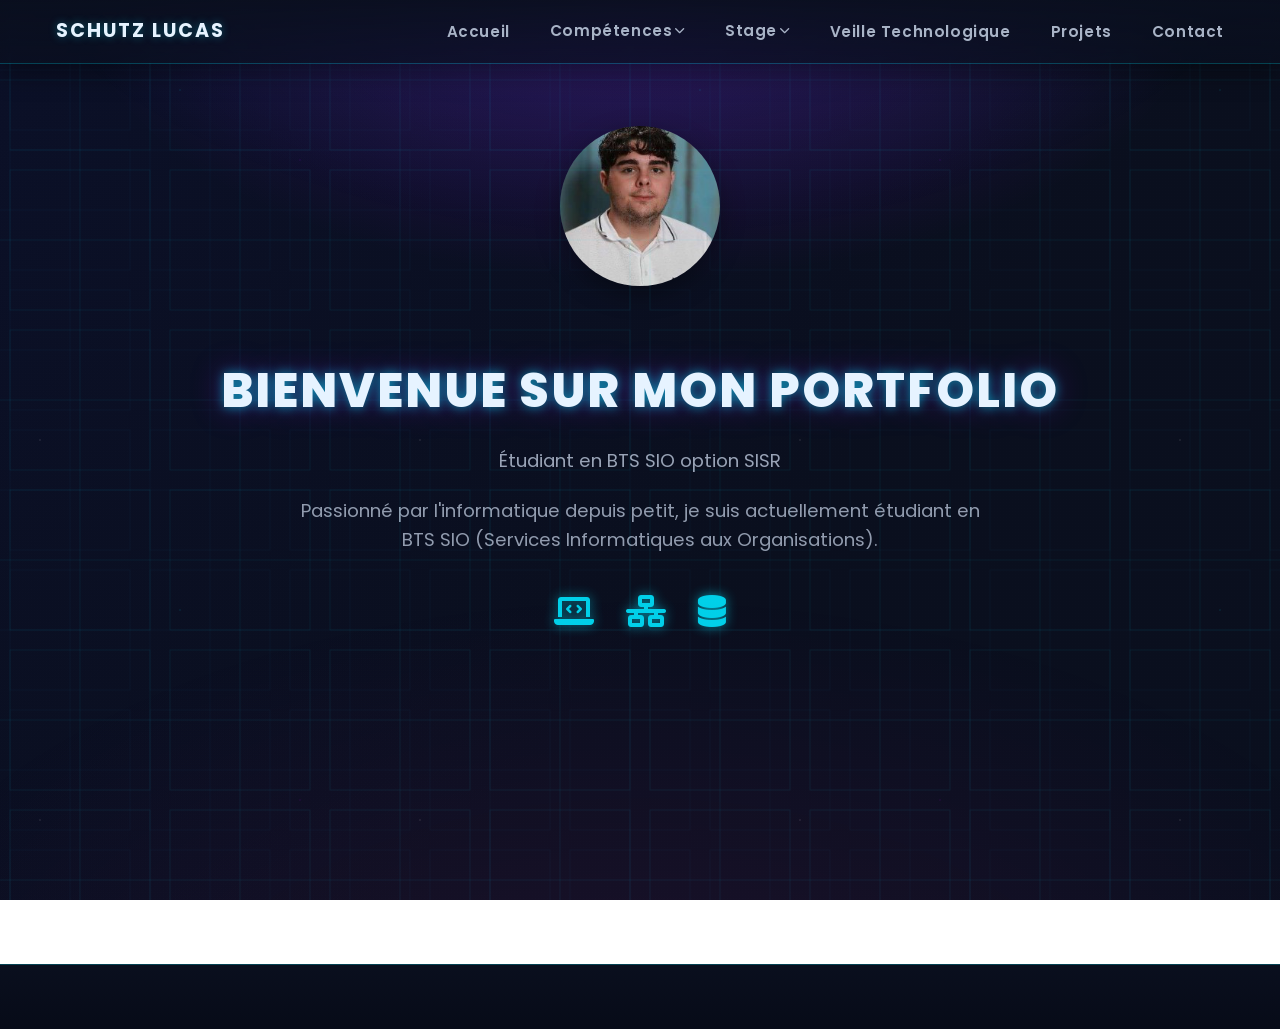
<file: index.html>
<!DOCTYPE html>
<html lang="fr">

<head>
    <meta charset="UTF-8">
    <meta name="viewport" content="width=device-width, initial-scale=1.0">
    <title>Portfolio Schutz Lucas</title>
    <link rel="stylesheet" href="styles.css">
    <link href="https://fonts.googleapis.com/css2?family=Poppins:wght@300;400;500;600;700&display=swap"
        rel="stylesheet">
    <link rel="stylesheet" href="https://cdnjs.cloudflare.com/ajax/libs/font-awesome/6.0.0/css/all.min.css">
</head>

<body>
    <nav class="navbar">
        <div class="nav-content">
            <div class="logo">Schutz Lucas</div>
            <ul class="nav-links">
                <li><a href="index.html">Accueil</a></li>
                <li class="dropdown">
                    <a href="competences.html" class="dropbtn">Compétences <i class="fas fa-chevron-down"
                            style="font-size: 0.7em; margin-left: 3px;"></i></a>
                    <div class="dropdown-content">
                        <a href="competences.html">Mes Compétences</a>
                        <a href="tableau.html">Tableau de Compétences</a>
                    </div>
                </li>
                <li class="dropdown">
                    <a href="stage2.html" class="dropbtn">Stage <i class="fas fa-chevron-down"
                            style="font-size: 0.7em; margin-left: 3px;"></i></a>
                    <div class="dropdown-content">
                        <a href="stage2.html">Stage 2ème année</a>
                        <a href="stage1.html">Stage 1ère année</a>
                    </div>
                </li>
                <li><a href="veille.html">Veille Technologique</a></li>
                <li><a href="projets.html">Projets</a></li>
                <li><a href="contact.html">Contact</a></li>
            </ul>
        </div>
    </nav>

    <main>
        <section class="hero hero-full">
            <div class="hero-photo">
                <img src="images/portrait.png" alt="Photo de Lucas Schutz">
            </div>
            <div class="network-pattern"></div>
            <div class="hero-content" style="margin-top: 80px;">
                <h1>Bienvenue sur mon Portfolio</h1>
                <p>Étudiant en BTS SIO option SISR</p>
                <div class="hero-description">
                    <p>Passionné par l'informatique depuis petit, je suis actuellement étudiant en BTS SIO (Services
                        Informatiques aux Organisations).</p>
                </div>
                <div class="hero-icons">
                    <i class="fas fa-laptop-code"></i>
                    <i class="fas fa-network-wired"></i>
                    <i class="fas fa-database"></i>
                </div>
            </div>
        </section>
    </main>

    <footer>
    </footer>
</body>

</html>
</file>
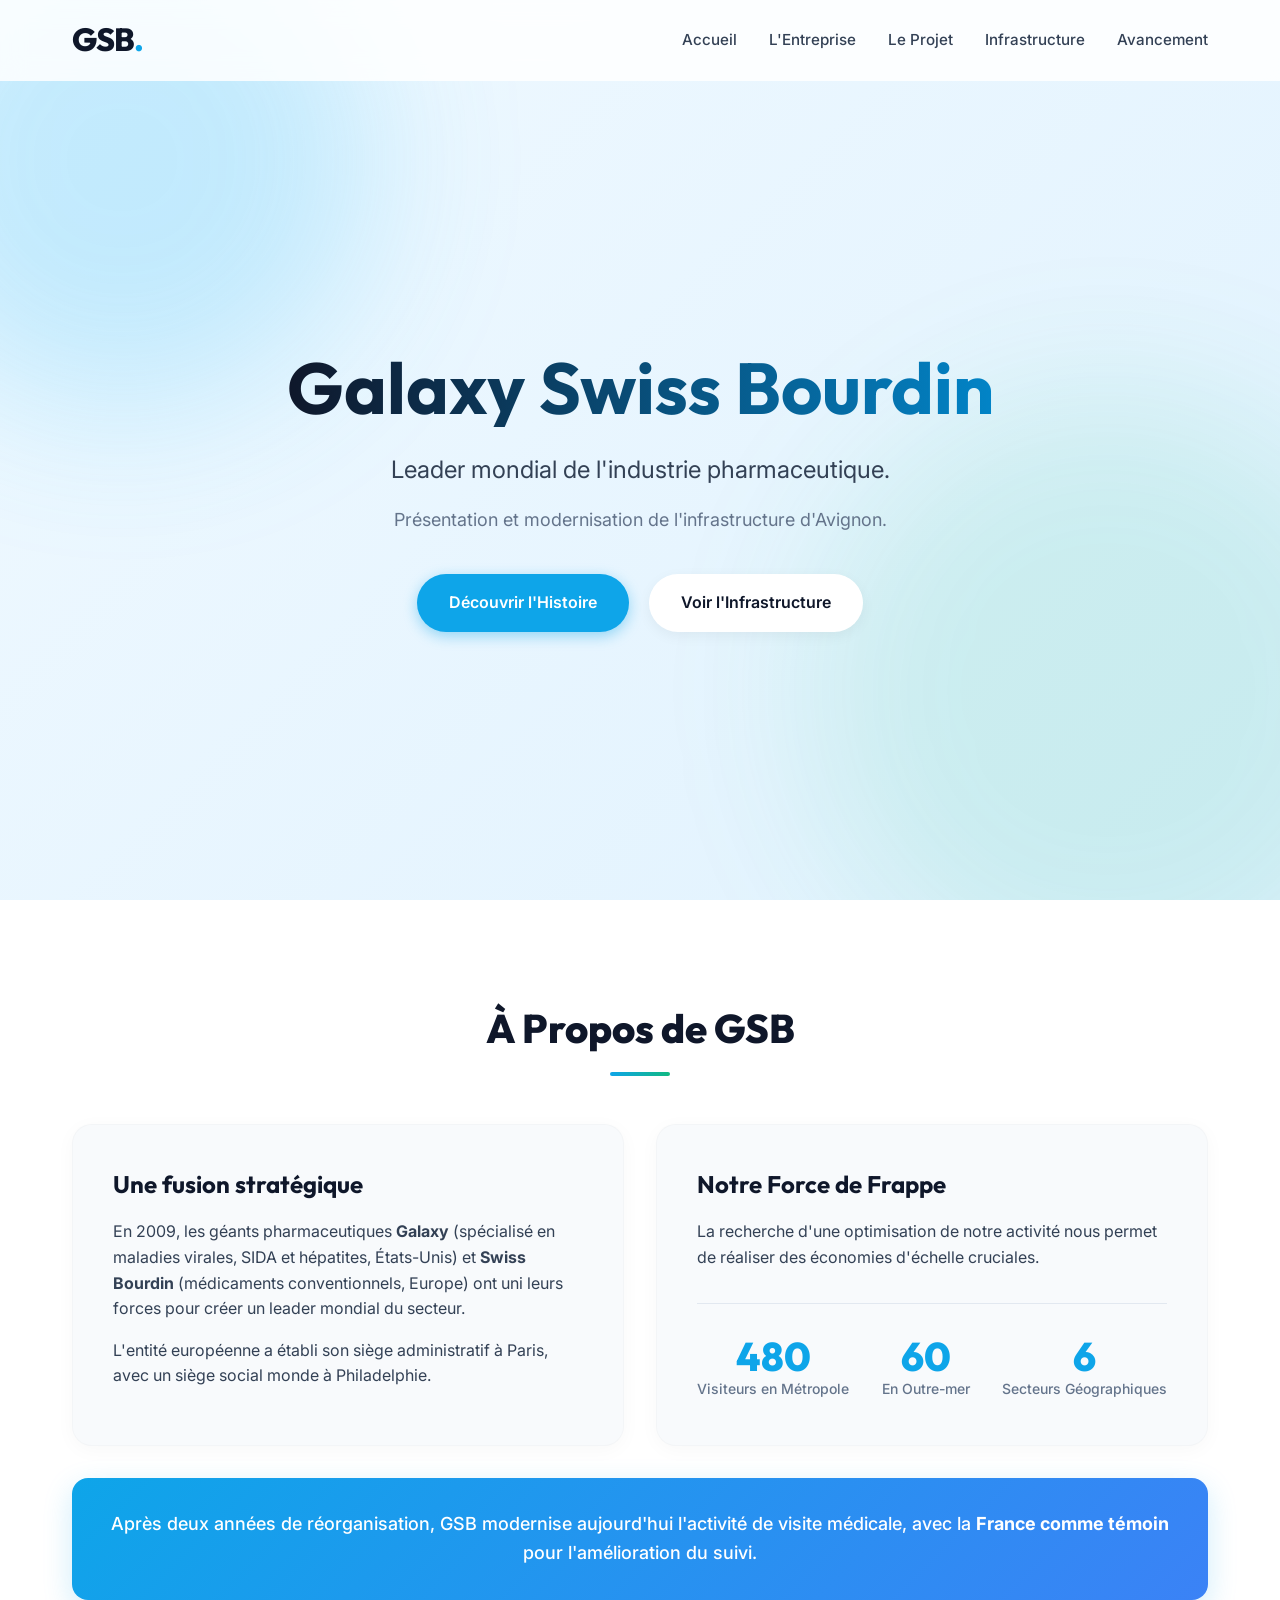
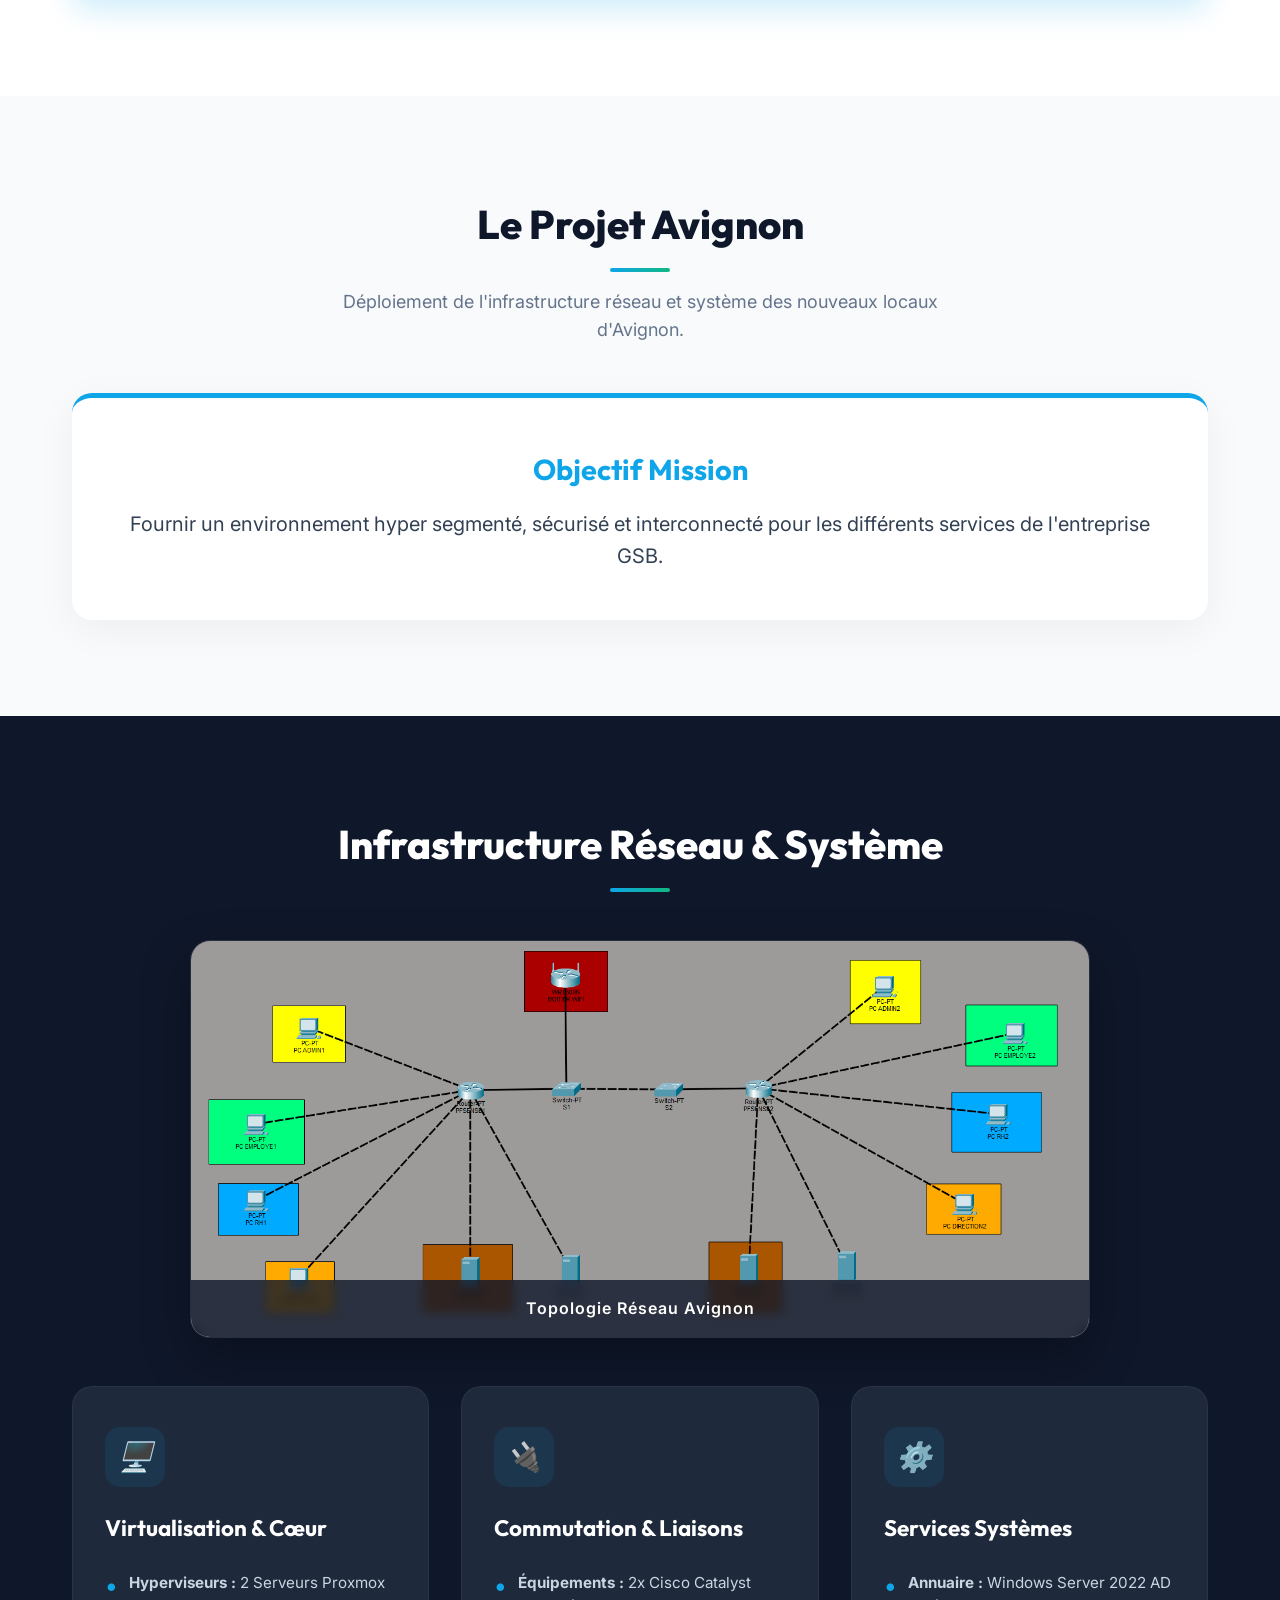
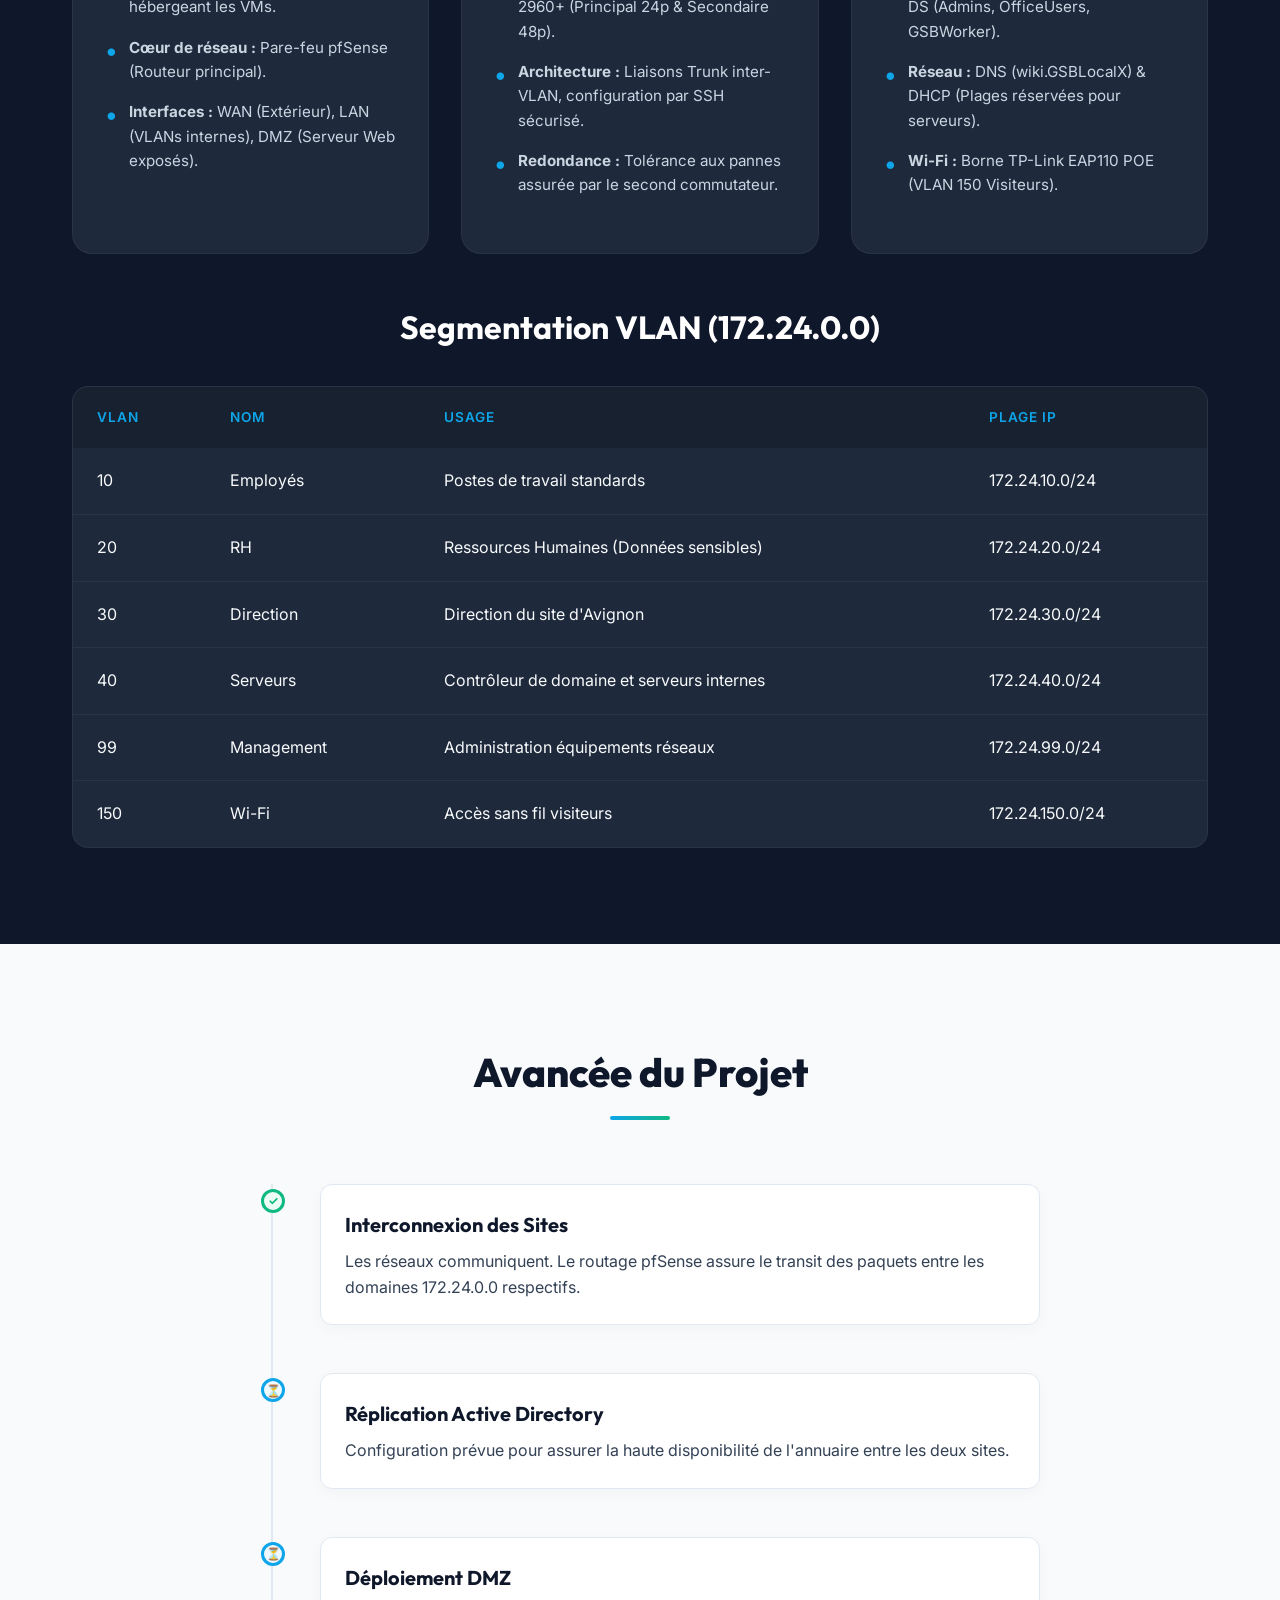
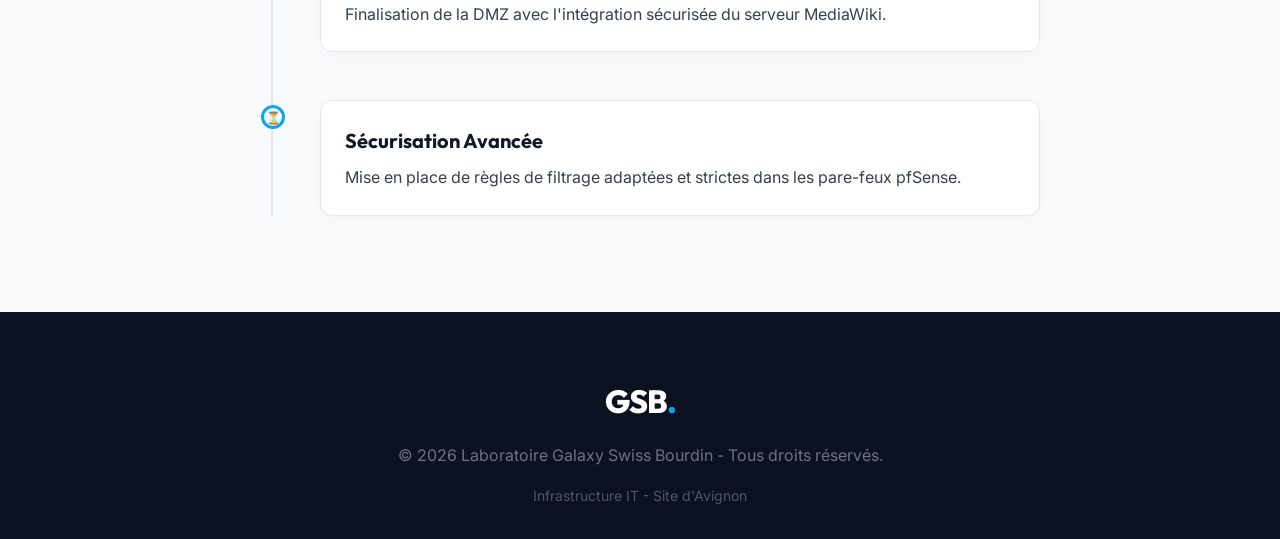
<file: site-projet/index.html>
<!DOCTYPE html>
<html lang="fr">
<head>
    <meta charset="UTF-8">
    <meta name="viewport" content="width=device-width, initial-scale=1.0">
    <title>Laboratoire Galaxy Swiss Bourdin (GSB) - Infrastructure Avignon</title>
    <link rel="preconnect" href="https://fonts.googleapis.com">
    <link rel="preconnect" href="https://fonts.gstatic.com" crossorigin>
    <link href="https://fonts.googleapis.com/css2?family=Inter:wght@300;400;500;600;700&family=Outfit:wght@400;600;800&display=swap" rel="stylesheet">
    <link rel="stylesheet" href="style.css">
</head>
<body>
    <nav id="navbar">
        <div class="nav-container">
            <div class="logo">
                <span class="logo-text">GSB<span class="dot">.</span></span>
            </div>
            <ul class="nav-links">
                <li><a href="#accueil">Accueil</a></li>
                <li><a href="#entreprise">L'Entreprise</a></li>
                <li><a href="#projet">Le Projet</a></li>
                <li><a href="#infrastructure">Infrastructure</a></li>
                <li><a href="#avancement">Avancement</a></li>
            </ul>
        </div>
    </nav>

    <header id="accueil" class="hero">
        <div class="hero-content reveal-up">
            <h1>Galaxy Swiss Bourdin</h1>
            <p>Leader mondial de l'industrie pharmaceutique.</p>
            <p class="subtitle">Présentation et modernisation de l'infrastructure d'Avignon.</p>
            <div class="hero-buttons">
                <a href="#entreprise" class="btn btn-primary">Découvrir l'Histoire</a>
                <a href="#infrastructure" class="btn btn-secondary">Voir l'Infrastructure</a>
            </div>
        </div>
        <div class="hero-bg-shapes">
            <div class="shape shape-1"></div>
            <div class="shape shape-2"></div>
        </div>
    </header>

    <section id="entreprise" class="section bg-light">
        <div class="container reveal">
            <h2 class="section-title">À Propos de GSB</h2>
            <div class="grid-2">
                <div class="text-card">
                    <h3>Une fusion stratégique</h3>
                    <p>En 2009, les géants pharmaceutiques <strong>Galaxy</strong> (spécialisé en maladies virales, SIDA et hépatites, États-Unis) et <strong>Swiss Bourdin</strong> (médicaments conventionnels, Europe) ont uni leurs forces pour créer un leader mondial du secteur.</p>
                    <p>L'entité européenne a établi son siège administratif à Paris, avec un siège social monde à Philadelphie.</p>
                </div>
                <div class="text-card">
                    <h3>Notre Force de Frappe</h3>
                    <p>La recherche d'une optimisation de notre activité nous permet de réaliser des économies d'échelle cruciales.</p>
                    <div class="stats">
                        <div class="stat-item">
                            <span class="stat-number">480</span>
                            <span class="stat-label">Visiteurs en Métropole</span>
                        </div>
                        <div class="stat-item">
                            <span class="stat-number">60</span>
                            <span class="stat-label">En Outre-mer</span>
                        </div>
                        <div class="stat-item">
                            <span class="stat-number">6</span>
                            <span class="stat-label">Secteurs Géographiques</span>
                        </div>
                    </div>
                </div>
            </div>
            <div class="info-box reveal mt-4">
               <p>Après deux années de réorganisation, GSB modernise aujourd'hui l'activité de visite médicale, avec la <strong>France comme témoin</strong> pour l'amélioration du suivi.</p>
            </div>
        </div>
    </section>

    <section id="projet" class="section">
        <div class="container reveal">
            <h2 class="section-title">Le Projet Avignon</h2>
            <p class="section-desc">Déploiement de l'infrastructure réseau et système des nouveaux locaux d'Avignon.</p>
            <div class="mission-card">
                <h3>Objectif Mission</h3>
                <p>Fournir un environnement hyper segmenté, sécurisé et interconnecté pour les différents services de l'entreprise GSB.</p>
            </div>
        </div>
    </section>

    <section id="infrastructure" class="section bg-dark">
        <div class="container reveal">
            <h2 class="section-title text-white">Infrastructure Réseau & Système</h2>
            
            <div class="schema-container reveal delay-1">
                <img src="image.png" alt="Schéma de l'infrastructure réseau GSB" class="schema-img clickable-schema" id="network-schema" title="Cliquez pour agrandir">
                <div class="schema-caption">Topologie Réseau Avignon</div>
            </div>

            <div class="grid-3 mt-5">
                <!-- Virtualisation -->
                <div class="infra-card reveal delay-1">
                    <div class="icon-box"><i class="icon">🖥️</i></div>
                    <h3>Virtualisation & Cœur</h3>
                    <ul class="feature-list">
                        <li><strong>Hyperviseurs :</strong> 2 Serveurs Proxmox hébergeant les VMs.</li>
                        <li><strong>Cœur de réseau :</strong> Pare-feu pfSense (Routeur principal).</li>
                        <li><strong>Interfaces :</strong> WAN (Extérieur), LAN (VLANs internes), DMZ (Serveur Web exposés).</li>
                    </ul>
                </div>
                <!-- Commutateurs -->
                <div class="infra-card reveal delay-2">
                    <div class="icon-box"><i class="icon">🔌</i></div>
                    <h3>Commutation & Liaisons</h3>
                    <ul class="feature-list">
                        <li><strong>Équipements :</strong> 2x Cisco Catalyst 2960+ (Principal 24p & Secondaire 48p).</li>
                        <li><strong>Architecture :</strong> Liaisons Trunk inter-VLAN, configuration par SSH sécurisé.</li>
                        <li><strong>Redondance :</strong> Tolérance aux pannes assurée par le second commutateur.</li>
                    </ul>
                </div>
                <!-- Services -->
                <div class="infra-card reveal delay-3">
                    <div class="icon-box"><i class="icon">⚙️</i></div>
                    <h3>Services Systèmes</h3>
                    <ul class="feature-list">
                        <li><strong>Annuaire :</strong> Windows Server 2022 AD DS (Admins, OfficeUsers, GSBWorker).</li>
                        <li><strong>Réseau :</strong> DNS (wiki.GSBLocalX) & DHCP (Plages réservées pour serveurs).</li>
                        <li><strong>Wi-Fi :</strong> Borne TP-Link EAP110 POE (VLAN 150 Visiteurs).</li>
                    </ul>
                </div>
            </div>

            <h3 class="subsection-title text-white mt-5 reveal">Segmentation VLAN (172.24.0.0)</h3>
            <div class="vlan-table-wrapper reveal">
                <table class="vlan-table">
                    <thead>
                        <tr>
                            <th>VLAN</th>
                            <th>Nom</th>
                            <th>Usage</th>
                            <th>Plage IP</th>
                        </tr>
                    </thead>
                    <tbody>
                        <tr><td>10</td><td>Employés</td><td>Postes de travail standards</td><td>172.24.10.0/24</td></tr>
                        <tr><td>20</td><td>RH</td><td>Ressources Humaines (Données sensibles)</td><td>172.24.20.0/24</td></tr>
                        <tr><td>30</td><td>Direction</td><td>Direction du site d'Avignon</td><td>172.24.30.0/24</td></tr>
                        <tr><td>40</td><td>Serveurs</td><td>Contrôleur de domaine et serveurs internes</td><td>172.24.40.0/24</td></tr>
                        <tr><td>99</td><td>Management</td><td>Administration équipements réseaux</td><td>172.24.99.0/24</td></tr>
                        <tr><td>150</td><td>Wi-Fi</td><td>Accès sans fil visiteurs</td><td>172.24.150.0/24</td></tr>
                    </tbody>
                </table>
            </div>
        </div>
    </section>

    <section id="avancement" class="section">
        <div class="container reveal">
            <h2 class="section-title">Avancée du Projet</h2>
            
            <div class="timeline">
                <div class="timeline-item completed">
                    <div class="timeline-dot">✓</div>
                    <div class="timeline-content">
                        <h3>Interconnexion des Sites</h3>
                        <p>Les réseaux communiquent. Le routage pfSense assure le transit des paquets entre les domaines 172.24.0.0 respectifs.</p>
                    </div>
                </div>
                <div class="timeline-item pending">
                    <div class="timeline-dot">⏳</div>
                    <div class="timeline-content">
                        <h3>Réplication Active Directory</h3>
                        <p>Configuration prévue pour assurer la haute disponibilité de l'annuaire entre les deux sites.</p>
                    </div>
                </div>
                <div class="timeline-item pending">
                    <div class="timeline-dot">⏳</div>
                    <div class="timeline-content">
                        <h3>Déploiement DMZ</h3>
                        <p>Finalisation de la DMZ avec l'intégration sécurisée du serveur MediaWiki.</p>
                    </div>
                </div>
                <div class="timeline-item pending">
                    <div class="timeline-dot">⏳</div>
                    <div class="timeline-content">
                        <h3>Sécurisation Avancée</h3>
                        <p>Mise en place de règles de filtrage adaptées et strictes dans les pare-feux pfSense.</p>
                    </div>
                </div>
            </div>
        </div>
    </section>

    <footer>
        <div class="container">
            <div class="footer-content">
                <div class="logo">
                    <span class="logo-text text-white">GSB<span class="dot">.</span></span>
                </div>
                <p>&copy; 2026 Laboratoire Galaxy Swiss Bourdin - Tous droits réservés.</p>
                <p class="footer-sub">Infrastructure IT - Site d'Avignon</p>
            </div>
        </div>
    </footer>

    <!-- Modal pour l'image en plein écran -->
    <div id="image-modal" class="modal">
        <span class="close-modal">&times;</span>
        <img class="modal-content" id="modal-img">
        <div id="modal-caption"></div>
    </div>

    <script src="script.js"></script>
</body>
</html>
</file>
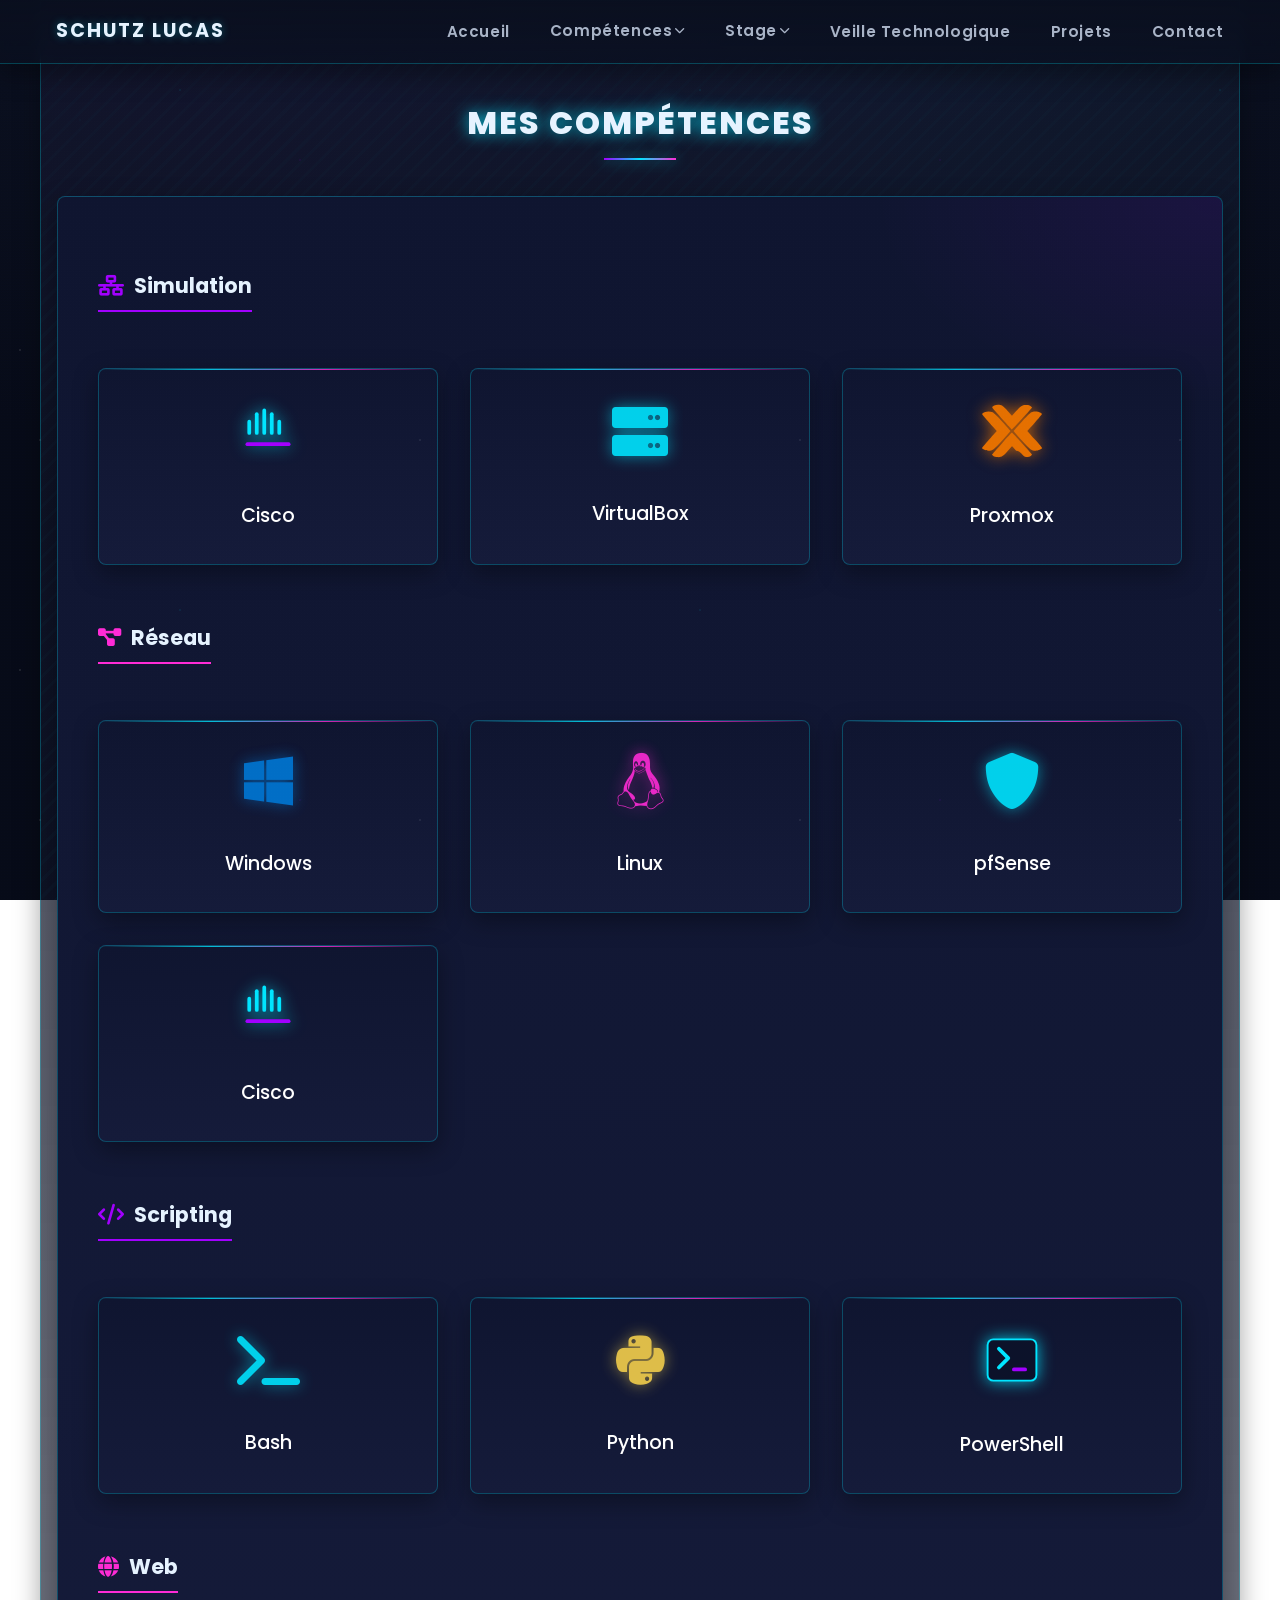
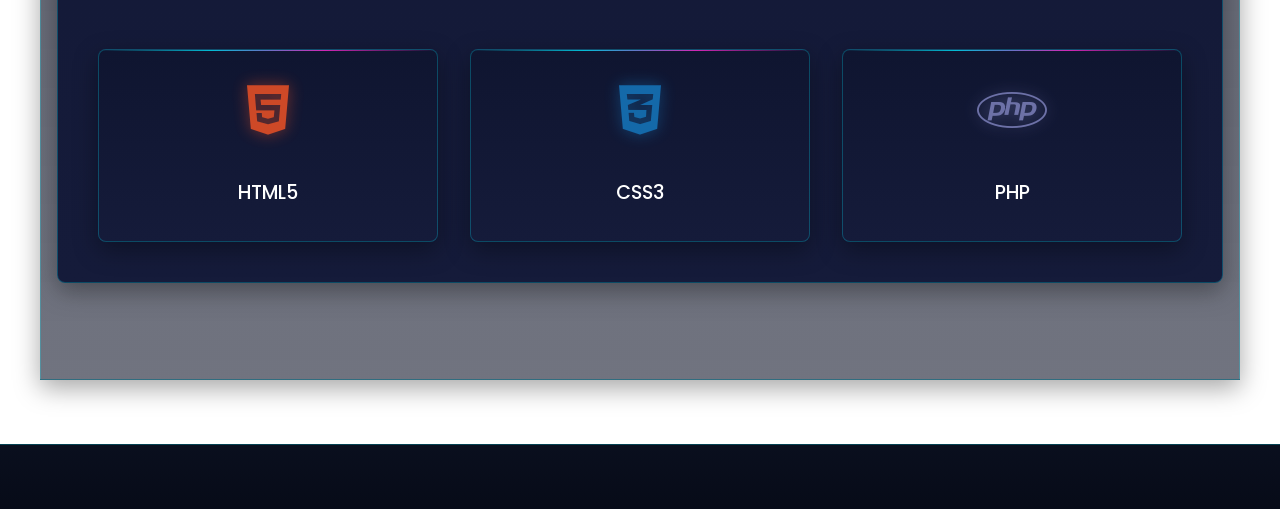
<file: competences.html>
<!DOCTYPE html>
<html lang="fr">

<head>
    <meta charset="UTF-8">
    <meta name="viewport" content="width=device-width, initial-scale=1.0">
    <title>Compétences - Portfolio Schutz Lucas</title>
    <link rel="stylesheet" href="styles.css">
    <link href="https://fonts.googleapis.com/css2?family=Poppins:wght@300;400;500;600;700&display=swap"
        rel="stylesheet">
    <link rel="stylesheet" href="https://cdnjs.cloudflare.com/ajax/libs/font-awesome/6.0.0/css/all.min.css">
</head>

<body>
    <nav class="navbar">
        <div class="nav-content">
            <div class="logo">Schutz Lucas</div>
            <ul class="nav-links">
                <li><a href="index.html">Accueil</a></li>
                <li class="dropdown">
                    <a href="competences.html" class="dropbtn">Compétences <i class="fas fa-chevron-down"
                            style="font-size: 0.7em; margin-left: 3px;"></i></a>
                    <div class="dropdown-content">
                        <a href="competences.html">Mes Compétences</a>
                        <a href="tableau.html">Tableau de Compétences</a>
                    </div>
                </li>
                <li class="dropdown">
                    <a href="stage2.html" class="dropbtn">Stage <i class="fas fa-chevron-down"
                            style="font-size: 0.7em; margin-left: 3px;"></i></a>
                    <div class="dropdown-content">
                        <a href="stage2.html">Stage 2ème année</a>
                        <a href="stage1.html">Stage 1ère année</a>
                    </div>
                </li>
                <li><a href="veille.html">Veille Technologique</a></li>
                <li><a href="projets.html">Projets</a></li>
                <li><a href="contact.html">Contact</a></li>
            </ul>
        </div>
    </nav>

    <main>
        <section class="section">
            <h2 style="text-shadow: 0 0 16px rgba(0, 229, 255, 0.8);">Mes Compétences</h2>
            <div class="stage-content">
                
                <!-- Simulation -->
                <h3 style="margin-top: 2rem; margin-bottom: 1.5rem; color: var(--text-color); border-bottom: 2px solid var(--accent-purple); padding-bottom: 0.5rem; display: inline-block; font-size: 1.3rem;">
                    <i class="fas fa-network-wired" style="color: var(--accent-purple); margin-right: 10px;"></i>Simulation
                </h3>
                
                <div class="portfolio-grid">
                    <div class="portfolio-card" style="text-align: center; display: flex; flex-direction: column; align-items: center; justify-content: center;">
                        <svg width="60" height="60" viewBox="0 0 64 64" fill="none" xmlns="http://www.w3.org/2000/svg" aria-hidden="true" style="margin-bottom: 1rem; filter: drop-shadow(0 0 8px rgba(0, 229, 255, 0.8));">
                            <g>
                                <rect x="10" y="20" width="4" height="16" rx="2" fill="#00E5FF" />
                                <rect x="18" y="12" width="4" height="24" rx="2" fill="#00E5FF" />
                                <rect x="26" y="8" width="4" height="28" rx="2" fill="#00E5FF" />
                                <rect x="34" y="12" width="4" height="24" rx="2" fill="#00E5FF" />
                                <rect x="42" y="20" width="4" height="16" rx="2" fill="#00E5FF" />
                            </g>
                            <rect x="8" y="44" width="48" height="4" rx="2" fill="#A200FF" />
                        </svg>
                        <h4 style="font-size: 1.2rem; margin-bottom: 0; color: #fff;">Cisco</h4>
                    </div>
                    <div class="portfolio-card" style="text-align: center; display: flex; flex-direction: column; align-items: center; justify-content: center;">
                        <i class="fas fa-server" style="font-size: 3.5rem; margin-bottom: 1rem; color: var(--accent-color); text-shadow: 0 0 15px rgba(0, 229, 255, 0.6);" aria-hidden="true"></i>
                        <h4 style="font-size: 1.2rem; margin-bottom: 0; color: #fff;">VirtualBox</h4>
                    </div>
                    <div class="portfolio-card" style="text-align: center; display: flex; flex-direction: column; align-items: center; justify-content: center;">
                        <svg width="60" height="60" viewBox="0 0 64 64" fill="none" xmlns="http://www.w3.org/2000/svg" aria-hidden="true" style="margin-bottom: 1rem; filter: drop-shadow(0 0 8px rgba(229, 112, 0, 0.8));">
                            <path d="M13.146 4.864c-2.906 1.48-2.906 1.708-0.188 4.75 15.072 16.782 18.678 20.75 18.948 20.75 0.376 0.042 21.26-22.782 21.49-23.468 0.094-0.188-0.552-0.834-1.386-1.428-1.104-0.834-2.302-1.156-4.562-1.25-4.24-0.27-5.718 0.646-10.98 6.552-2.396 2.666-4.428 4.886-4.428 4.886-0.042 0-2.02-2.166-4.376-4.792s-5.072-5.26-5.99-5.77c-2.126-1.198-6.458-1.292-8.542-0.23zM3.458 11.646c-2.26 0.876-3.458 1.708-3.458 2.344 0 0.322 3.552 4.48 7.844 9.23 4.334 4.75 7.834 8.718 7.834 8.802 0 0.094-3.552 4.062-7.844 8.812-4.334 4.792-7.792 8.99-7.74 9.354 0.23 1.25 4.01 2.822 6.77 2.822 4.48-0.052 5.49-0.834 14.948-11.208 4.75-5.208 8.614-9.636 8.614-9.782 0-0.178-3.822-4.51-8.52-9.678-6.136-6.688-9.136-9.688-10.562-10.334-2.166-1.062-5.666-1.24-7.886-0.364zM52.708 11.968c-1.344 0.688-4.708 4.01-10.52 10.376-4.698 5.166-8.532 9.5-8.532 9.678 0 0.188 3.876 4.572 8.626 9.782 9.448 10.376 10.468 11.156 14.938 11.208 2.77 0 6.552-1.572 6.782-2.822 0.042-0.416-3.416-4.562-7.75-9.312-4.282-4.74-7.834-8.76-7.834-8.854 0-0.084 3.552-4.104 7.834-8.854 4.334-4.74 7.792-8.896 7.75-9.26-0.23-1.198-3.646-2.584-6.594-2.77-2.126-0.094-3.23 0.094-4.698 0.834zM21.208 45.26c-5.718 6.322-10.416 11.666-10.51 11.896-0.094 0.188 0.552 0.834 1.386 1.428 1.104 0.834 2.302 1.156 4.562 1.25 4.198 0.27 5.76-0.698 11.062-6.688 2.312-2.584 4.292-4.75 4.334-4.75 0.052 0 2.032 2.166 4.386 4.792 5.396 0 6.822 6.876 11.02 6.646 2.26-0.094 3.458-0.416 4.562-1.25 0.834-0.594 1.48-1.24 1.386-1.428-0.23-0.688-21.124-23.52-21.49-23.468-0.188 0.021-4.99 5.166-10.7 11.562z" fill="#E57000" />
                        </svg>
                        <h4 style="font-size: 1.2rem; margin-bottom: 0; color: #fff;">Proxmox</h4>
                    </div>
                </div>

                <!-- Réseau -->
                <h3 style="margin-top: 3.5rem; margin-bottom: 1.5rem; color: var(--text-color); border-bottom: 2px solid var(--accent-pink); padding-bottom: 0.5rem; display: inline-block; font-size: 1.3rem;">
                    <i class="fas fa-project-diagram" style="color: var(--accent-pink); margin-right: 10px;"></i>Réseau
                </h3>
                
                <div class="portfolio-grid">
                    <div class="portfolio-card" style="text-align: center; display: flex; flex-direction: column; align-items: center; justify-content: center;">
                        <i class="fab fa-windows" style="font-size: 3.5rem; margin-bottom: 1rem; color: #0078D6; text-shadow: 0 0 15px rgba(0, 120, 214, 0.6);" aria-hidden="true"></i>
                        <h4 style="font-size: 1.2rem; margin-bottom: 0; color: #fff;">Windows</h4>
                    </div>
                    <div class="portfolio-card" style="text-align: center; display: flex; flex-direction: column; align-items: center; justify-content: center;">
                        <i class="fab fa-linux" style="font-size: 3.5rem; margin-bottom: 1rem; color: var(--accent-pink); text-shadow: 0 0 15px rgba(255, 43, 214, 0.6);" aria-hidden="true"></i>
                        <h4 style="font-size: 1.2rem; margin-bottom: 0; color: #fff;">Linux</h4>
                    </div>
                    <div class="portfolio-card" style="text-align: center; display: flex; flex-direction: column; align-items: center; justify-content: center;">
                        <i class="fas fa-shield-alt" style="font-size: 3.5rem; margin-bottom: 1rem; color: var(--accent-color); text-shadow: 0 0 15px rgba(0, 229, 255, 0.6);" aria-hidden="true"></i>
                        <h4 style="font-size: 1.2rem; margin-bottom: 0; color: #fff;">pfSense</h4>
                    </div>
                    <div class="portfolio-card" style="text-align: center; display: flex; flex-direction: column; align-items: center; justify-content: center;">
                        <svg width="60" height="60" viewBox="0 0 64 64" fill="none" xmlns="http://www.w3.org/2000/svg" aria-hidden="true" style="margin-bottom: 1rem; filter: drop-shadow(0 0 8px rgba(0, 229, 255, 0.8));">
                            <g>
                                <rect x="10" y="20" width="4" height="16" rx="2" fill="#00E5FF" />
                                <rect x="18" y="12" width="4" height="24" rx="2" fill="#00E5FF" />
                                <rect x="26" y="8" width="4" height="28" rx="2" fill="#00E5FF" />
                                <rect x="34" y="12" width="4" height="24" rx="2" fill="#00E5FF" />
                                <rect x="42" y="20" width="4" height="16" rx="2" fill="#00E5FF" />
                            </g>
                            <rect x="8" y="44" width="48" height="4" rx="2" fill="#A200FF" />
                        </svg>
                        <h4 style="font-size: 1.2rem; margin-bottom: 0; color: #fff;">Cisco</h4>
                    </div>
                </div>

                <!-- Scripting -->
                <h3 style="margin-top: 3.5rem; margin-bottom: 1.5rem; color: var(--text-color); border-bottom: 2px solid var(--accent-purple); padding-bottom: 0.5rem; display: inline-block; font-size: 1.3rem;">
                    <i class="fas fa-code" style="color: var(--accent-purple); margin-right: 10px;"></i>Scripting
                </h3>
                
                <div class="portfolio-grid">
                    <div class="portfolio-card" style="text-align: center; display: flex; flex-direction: column; align-items: center; justify-content: center;">
                        <i class="fas fa-terminal" style="font-size: 3.5rem; margin-bottom: 1rem; color: var(--accent-color); text-shadow: 0 0 15px rgba(0, 229, 255, 0.6);" aria-hidden="true"></i>
                        <h4 style="font-size: 1.2rem; margin-bottom: 0; color: #fff;">Bash</h4>
                    </div>
                    <div class="portfolio-card" style="text-align: center; display: flex; flex-direction: column; align-items: center; justify-content: center;">
                        <i class="fab fa-python" style="font-size: 3.5rem; margin-bottom: 1rem; color: #F5D04C; text-shadow: 0 0 15px rgba(245, 208, 76, 0.6);" aria-hidden="true"></i>
                        <h4 style="font-size: 1.2rem; margin-bottom: 0; color: #fff;">Python</h4>
                    </div>
                    <div class="portfolio-card" style="text-align: center; display: flex; flex-direction: column; align-items: center; justify-content: center;">
                        <svg width="60" height="60" viewBox="0 0 64 64" fill="none" xmlns="http://www.w3.org/2000/svg" aria-hidden="true" style="margin-bottom: 1rem; filter: drop-shadow(0 0 8px rgba(0, 229, 255, 0.8));">
                            <rect x="6" y="10" width="52" height="44" rx="6" fill="#0c122a" stroke="#00E5FF" stroke-width="2" />
                            <path d="M18 40 L28 30 L18 20" stroke="#00E5FF" stroke-width="4" stroke-linecap="round" stroke-linejoin="round" />
                            <path d="M34 42 H46" stroke="#A200FF" stroke-width="4" stroke-linecap="round" />
                        </svg>
                        <h4 style="font-size: 1.2rem; margin-bottom: 0; color: #fff;">PowerShell</h4>
                    </div>
                </div>

                <!-- Web -->
                <h3 style="margin-top: 3.5rem; margin-bottom: 1.5rem; color: var(--text-color); border-bottom: 2px solid var(--accent-pink); padding-bottom: 0.5rem; display: inline-block; font-size: 1.3rem;">
                    <i class="fas fa-globe" style="color: var(--accent-pink); margin-right: 10px;"></i>Web
                </h3>
                
                <div class="portfolio-grid">
                    <div class="portfolio-card" style="text-align: center; display: flex; flex-direction: column; align-items: center; justify-content: center;">
                        <i class="fab fa-html5" style="font-size: 3.5rem; margin-bottom: 1rem; color: #E34F26; text-shadow: 0 0 15px rgba(227, 79, 38, 0.6);" aria-hidden="true"></i>
                        <h4 style="font-size: 1.2rem; margin-bottom: 0; color: #fff;">HTML5</h4>
                    </div>
                    <div class="portfolio-card" style="text-align: center; display: flex; flex-direction: column; align-items: center; justify-content: center;">
                        <i class="fab fa-css3-alt" style="font-size: 3.5rem; margin-bottom: 1rem; color: #1572B6; text-shadow: 0 0 15px rgba(21, 114, 182, 0.6);" aria-hidden="true"></i>
                        <h4 style="font-size: 1.2rem; margin-bottom: 0; color: #fff;">CSS3</h4>
                    </div>
                    <div class="portfolio-card" style="text-align: center; display: flex; flex-direction: column; align-items: center; justify-content: center;">
                        <i class="fab fa-php" style="font-size: 3.5rem; margin-bottom: 1rem; color: #777BB4; text-shadow: 0 0 15px rgba(119, 123, 180, 0.6);" aria-hidden="true"></i>
                        <h4 style="font-size: 1.2rem; margin-bottom: 0; color: #fff;">PHP</h4>
                    </div>
                </div>
            </div>
        </section>
    </main>

    <footer>
    </footer>
</body>

</html>
</file>
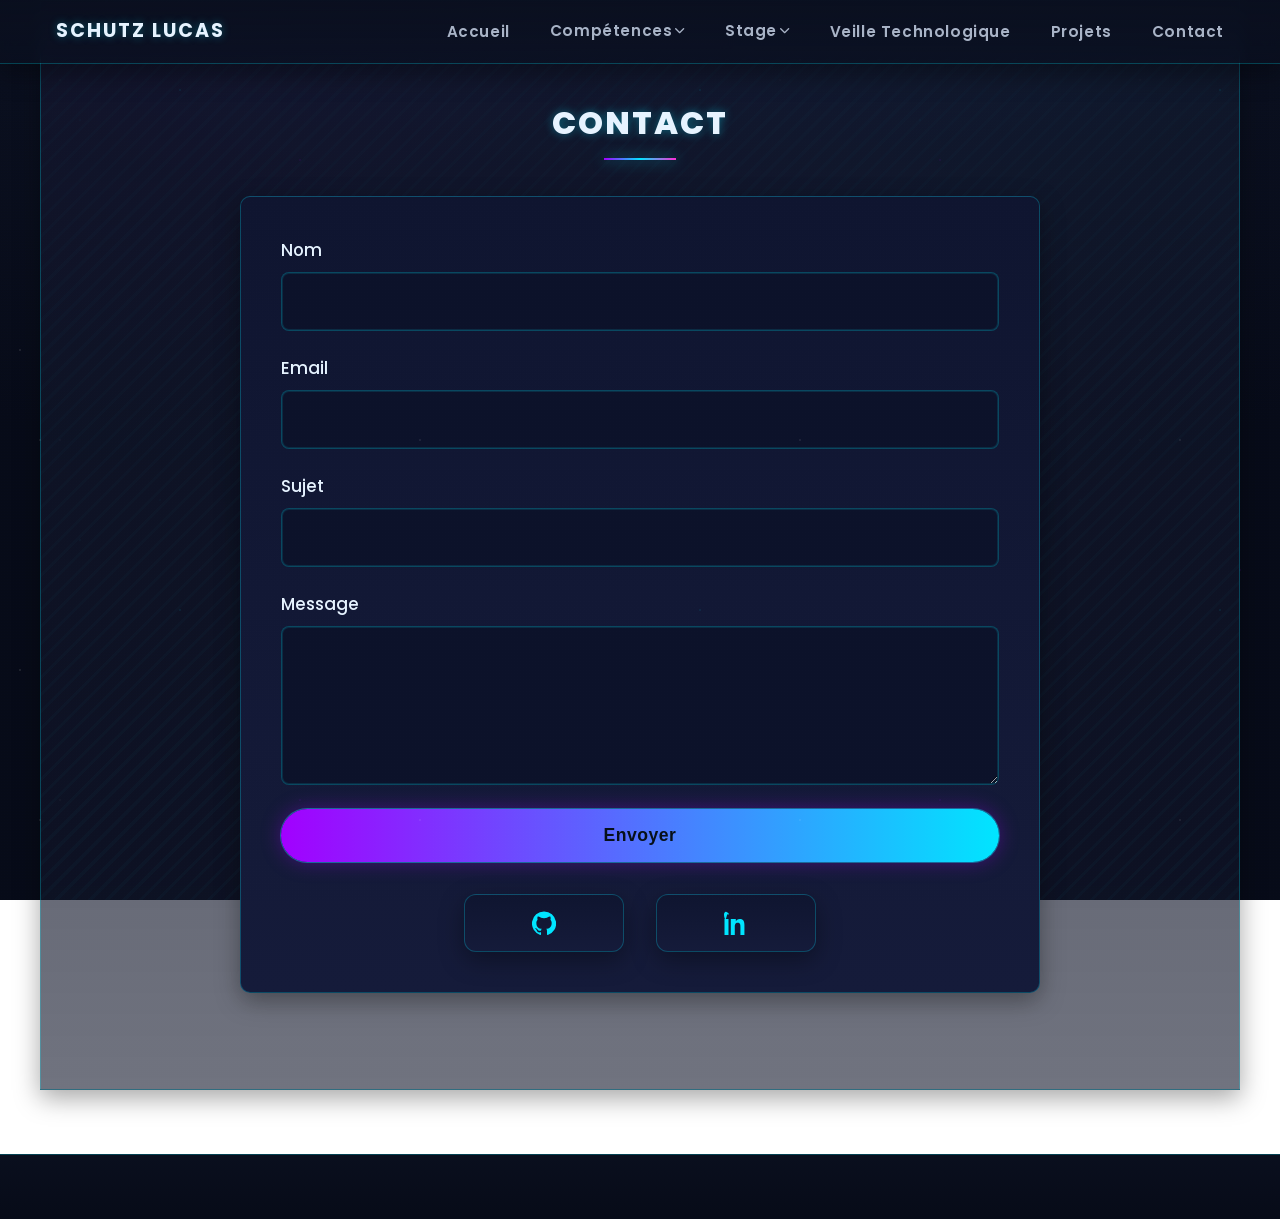
<file: contact.html>
<!DOCTYPE html>
<html lang="fr">

<head>
    <meta charset="UTF-8">
    <meta name="viewport" content="width=device-width, initial-scale=1.0">
    <title>Contact - Portfolio Schutz Lucas</title>
    <link rel="stylesheet" href="styles.css">
    <link href="https://fonts.googleapis.com/css2?family=Poppins:wght@300;400;500;600;700&display=swap"
        rel="stylesheet">
    <link rel="stylesheet" href="https://cdnjs.cloudflare.com/ajax/libs/font-awesome/6.0.0/css/all.min.css">
</head>

<body>
    <nav class="navbar">
        <div class="nav-content">
            <div class="logo">Schutz Lucas</div>
            <ul class="nav-links">
                <li><a href="index.html">Accueil</a></li>
                <li class="dropdown">
                    <a href="competences.html" class="dropbtn">Compétences <i class="fas fa-chevron-down"
                            style="font-size: 0.7em; margin-left: 3px;"></i></a>
                    <div class="dropdown-content">
                        <a href="competences.html">Mes Compétences</a>
                        <a href="tableau.html">Tableau de Compétences</a>
                    </div>
                </li>
                <li class="dropdown">
                    <a href="stage2.html" class="dropbtn">Stage <i class="fas fa-chevron-down"
                            style="font-size: 0.7em; margin-left: 3px;"></i></a>
                    <div class="dropdown-content">
                        <a href="stage2.html">Stage 2ème année</a>
                        <a href="stage1.html">Stage 1ère année</a>
                    </div>
                </li>
                <li><a href="veille.html">Veille Technologique</a></li>
                <li><a href="projets.html">Projets</a></li>
                <li><a href="contact.html">Contact</a></li>
            </ul>
        </div>
    </nav>

    <main>
        <section class="section">
            <h2>Contact</h2>
            <div class="contact-wrapper">
                <form class="contact-form" action="https://formsubmit.co/lucas84320.s@gmail.com" method="POST">
                    <!-- Options FormSubmit (optionnelles) -->
                    <input type="hidden" name="_subject" value="Nouveau message depuis le portfolio !">
                    <input type="hidden" name="_template" value="table">
                    <div class="form-group">
                        <label for="name">Nom</label>
                        <input type="text" id="name" name="name" required>
                    </div>
                    <div class="form-group">
                        <label for="email">Email</label>
                        <input type="email" id="email" name="email" required>
                    </div>
                    <div class="form-group">
                        <label for="subject">Sujet</label>
                        <input type="text" id="subject" name="subject" required>
                    </div>
                    <div class="form-group">
                        <label for="message">Message</label>
                        <textarea id="message" name="message" rows="5" required></textarea>
                    </div>
                    <button type="submit" class="btn-primary">Envoyer</button>

                    <div class="contact-actions">
                        <a class="btn-github" href="https://github.com/Lucas-sch28" target="_blank"
                            rel="noopener noreferrer" aria-label="GitHub">
                            <svg xmlns="http://www.w3.org/2000/svg" width="24" height="24" viewBox="0 0 24 24"
                                fill="currentColor" aria-hidden="true">
                                <path
                                    d="M12 .5a12 12 0 0 0-3.79 23.4c.6.11.82-.26.82-.58v-2.02c-3.34.73-4.04-1.61-4.04-1.61-.55-1.39-1.34-1.77-1.34-1.77-1.09-.74.08-.73.08-.73 1.2.08 1.83 1.24 1.83 1.24 1.07 1.83 2.81 1.3 3.5.99.11-.78.42-1.31.76-1.61-2.66-.3-5.46-1.33-5.46-5.93 0-1.31.47-2.38 1.24-3.22-.12-.3-.54-1.51.12-3.15 0 0 1.01-.32 3.3 1.23a11.5 11.5 0 0 0 6 0c2.29-1.55 3.3-1.23 3.3-1.23.66 1.64.24 2.85.12 3.15.77.84 1.24 1.9 1.24 3.22 0 4.61-2.81 5.63-5.49 5.93.43.37.81 1.1.81 2.23v3.3c0 .32.21.7.82.58A12 12 0 0 0 12 .5Z" />
                            </svg>
                        </a>
                        <a class="btn-linkedin" href="https://www.linkedin.com/in/lucas-schutz-si0" target="_blank"
                            rel="noopener noreferrer" aria-label="LinkedIn">
                            <svg xmlns="http://www.w3.org/2000/svg" width="24" height="24" viewBox="0 0 24 24"
                                fill="currentColor" aria-hidden="true">
                                <path
                                    d="M4.98 3.5C4.98 4.88 3.86 0 2.5 6S0 4.88 0 3.5 1.12 0 2.5 1s2.48 1.12 2.48 2.5zM.5 8h4V24h-4V8zm7.5 0h3.83v2.18h.05c.53-1 1.83-2.18 3.77-2.18 4.03 0 4.78 2.65 4.78 6.1V24h-4v-7.9c0-1.88-.03-4.3-2.62-4.3-2.62 0-3.02 2.05-3.02 4.16V24h-4V8z" />
                            </svg>
                        </a>
                    </div>
                </form>
            </div>
        </section>
    </main>

    <footer>
    </footer>
</body>

</html>
</file>
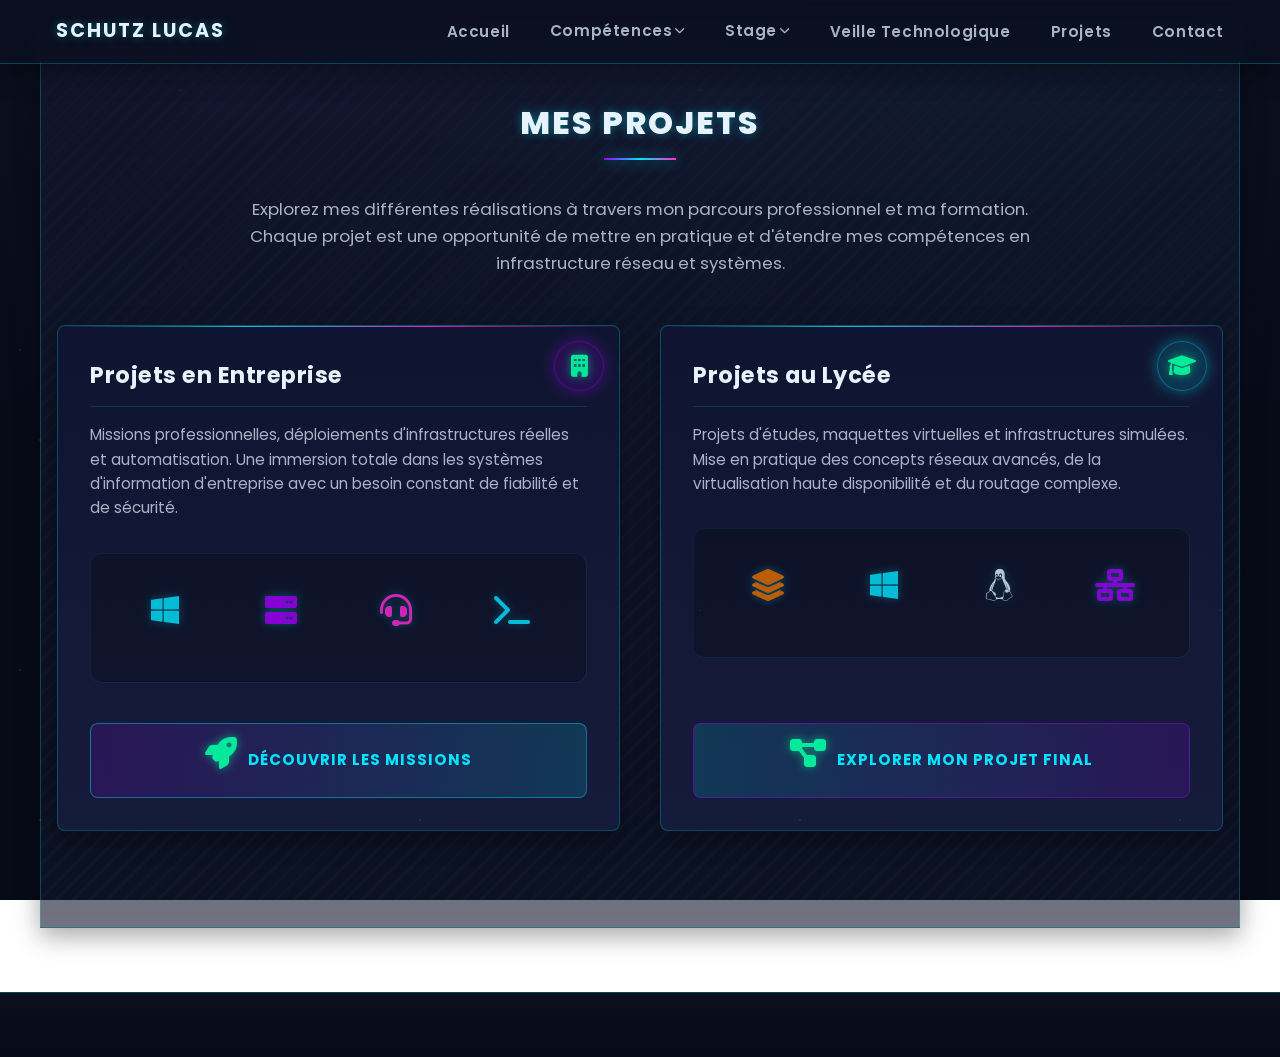
<file: projets.html>
<!DOCTYPE html>
<html lang="fr">

<head>
    <meta charset="UTF-8">
    <meta name="viewport" content="width=device-width, initial-scale=1.0">
    <title>Mes Projets - Portfolio Schutz Lucas</title>
    <link rel="stylesheet" href="styles.css">
    <link href="https://fonts.googleapis.com/css2?family=Poppins:wght@300;400;500;600;700&display=swap"
        rel="stylesheet">
    <link rel="stylesheet" href="https://cdnjs.cloudflare.com/ajax/libs/font-awesome/6.0.0/css/all.min.css">
</head>

<body>
    <nav class="navbar">
        <div class="nav-content">
            <div class="logo">Schutz Lucas</div>
            <ul class="nav-links">
                <li><a href="index.html">Accueil</a></li>
                <li class="dropdown">
                    <a href="competences.html" class="dropbtn">Compétences <i class="fas fa-chevron-down"
                            style="font-size: 0.7em; margin-left: 3px;"></i></a>
                    <div class="dropdown-content">
                        <a href="competences.html">Mes Compétences</a>
                        <a href="tableau.html">Tableau de Compétences</a>
                    </div>
                </li>
                <li class="dropdown">
                    <a href="stage2.html" class="dropbtn">Stage <i class="fas fa-chevron-down"
                            style="font-size: 0.7em; margin-left: 3px;"></i></a>
                    <div class="dropdown-content">
                        <a href="stage2.html">Stage 2ème année</a>
                        <a href="stage1.html">Stage 1ère année</a>
                    </div>
                </li>
                <li><a href="veille.html">Veille Technologique</a></li>
                <li><a href="projets.html">Projets</a></li>
                <li><a href="contact.html">Contact</a></li>
            </ul>
        </div>
    </nav>

    <main>
        <section class="section">
            <h2>Mes Projets</h2>

            <p
                style="text-align: center; color: var(--text-dim); max-width: 800px; margin: 0 auto 3rem; font-size: 1.05rem;">
                Explorez mes différentes réalisations à travers mon parcours professionnel et ma formation. Chaque
                projet est une opportunité de mettre en pratique et d'étendre mes compétences en infrastructure réseau
                et systèmes.
            </p>

            <div class="portfolio-grid"
                style="grid-template-columns: repeat(auto-fit, minmax(320px, 1fr)); gap: 2.5rem;">
                <!-- Carte Entreprise -->
                <div class="portfolio-card"
                    style="display: flex; flex-direction: column; justify-content: space-between; position: relative;">
                    <div
                        style="position: absolute; top: 15px; right: 15px; background: rgba(162, 0, 255, 0.15); border: 1px solid rgba(162, 0, 255, 0.3); color: var(--accent-purple); border-radius: 50%; width: 50px; height: 50px; display: flex; align-items: center; justify-content: center; box-shadow: 0 0 15px rgba(162, 0, 255, 0.4);">
                        <i class="fas fa-building" style="font-size: 1.4rem; margin: 0; padding: 0; display: block; text-align: center;"></i>
                    </div>

                    <h3
                        style="color: var(--text-color); margin-bottom: 1rem; font-size: 1.4rem; border-bottom: 1px solid rgba(0, 229, 255, 0.15); padding-bottom: 0.8rem;">
                        Projets en Entreprise
                    </h3>

                    <p style="color: var(--text-dim); margin-bottom: 2rem; line-height: 1.6; font-size: 0.95rem;">
                        Missions professionnelles, déploiements d'infrastructures réelles et automatisation. Une
                        immersion totale dans les systèmes d'information d'entreprise avec un besoin constant de
                        fiabilité et de sécurité.
                    </p>

                    <div class="skills-grid"
                        style="grid-template-columns: repeat(auto-fit, minmax(60px, 1fr)); gap: 1rem; margin-bottom: 2.5rem; background: rgba(0, 0, 0, 0.2); padding: 1.5rem; border-radius: 12px; border: 1px inset rgba(0, 229, 255, 0.1);">
                        <div class="skill-item"
                            style="padding: 1rem; background: transparent; box-shadow: none; border: none;"
                            title="Windows Server"><i class="fab fa-windows" aria-hidden="true"
                                style="font-size: 2rem;"></i></div>
                        <div class="skill-item"
                            style="padding: 1rem; background: transparent; box-shadow: none; border: none;"
                            title="Infrastructure"><i class="fas fa-server" aria-hidden="true"
                                style="font-size: 2rem; color: var(--accent-purple);"></i></div>
                        <div class="skill-item"
                            style="padding: 1rem; background: transparent; box-shadow: none; border: none;"
                            title="Support IT"><i class="fas fa-headset" aria-hidden="true"
                                style="font-size: 2rem; color: var(--accent-pink);"></i></div>
                        <div class="skill-item"
                            style="padding: 1rem; background: transparent; box-shadow: none; border: none;"
                            title="PowerShell">
                            <i class="fas fa-terminal" aria-hidden="true"
                                style="font-size: 2rem; color: var(--accent-color);"></i>
                        </div>
                    </div>

                    <a href="projet_entreprise.html" class="veille-link"
                        style="margin-top: auto; display: inline-flex; justify-content: center; align-items: center; width: 100%; gap: 10px; background: linear-gradient(90deg, rgba(162, 0, 255, 0.15), rgba(0, 229, 255, 0.15)); padding: 0.8rem 1rem; border-radius: 8px; border: 1px solid rgba(0, 229, 255, 0.4); text-transform: uppercase; letter-spacing: 1px; font-weight: 700; transition: all 0.3s ease;">
                        <i class="fas fa-rocket"></i> Découvrir les missions
                    </a>
                </div>

                <!-- Carte LycÃ©e -->
                <div class="portfolio-card"
                    style="display: flex; flex-direction: column; justify-content: space-between; position: relative;">
                    <div
                        style="position: absolute; top: 15px; right: 15px; background: rgba(0, 229, 255, 0.15); border: 1px solid rgba(0, 229, 255, 0.3); color: var(--accent-color); border-radius: 50%; width: 50px; height: 50px; display: flex; align-items: center; justify-content: center; box-shadow: 0 0 15px rgba(0, 229, 255, 0.4);">
                        <i class="fas fa-graduation-cap" style="font-size: 1.4rem; margin: 0; padding: 0; display: block; text-align: center;"></i>
                    </div>

                    <h3
                        style="color: var(--text-color); margin-bottom: 1rem; font-size: 1.4rem; border-bottom: 1px solid rgba(0, 229, 255, 0.15); padding-bottom: 0.8rem;">
                        Projets au Lycée
                    </h3>

                    <p style="color: var(--text-dim); margin-bottom: 2rem; line-height: 1.6; font-size: 0.95rem;">
                        Projets d'études, maquettes virtuelles et infrastructures simulées. Mise en pratique des
                        concepts réseaux avancés, de la virtualisation haute disponibilité et du routage complexe.
                    </p>

                    <div class="skills-grid"
                        style="grid-template-columns: repeat(auto-fit, minmax(60px, 1fr)); gap: 1rem; margin-bottom: 2.5rem; background: rgba(0, 0, 0, 0.2); padding: 1.5rem; border-radius: 12px; border: 1px inset rgba(0, 229, 255, 0.1);">
                        <div class="skill-item"
                            style="padding: 1rem; background: transparent; box-shadow: none; border: none;"
                            title="Proxmox / Virtualisation">
                            <i class="fas fa-layer-group" aria-hidden="true"
                                style="font-size: 2rem; color: #E57000;"></i>
                        </div>
                        <div class="skill-item"
                            style="padding: 1rem; background: transparent; box-shadow: none; border: none;"
                            title="Windows OS"><i class="fab fa-windows" aria-hidden="true"
                                style="font-size: 2rem;"></i></div>
                        <div class="skill-item"
                            style="padding: 1rem; background: transparent; box-shadow: none; border: none;"
                            title="Linux"><i class="fab fa-linux" aria-hidden="true"
                                style="font-size: 2rem; color: var(--text-color);"></i></div>
                        <div class="skill-item"
                            style="padding: 1rem; background: transparent; box-shadow: none; border: none;"
                            title="Réseau / Cisco">
                            <i class="fas fa-network-wired" aria-hidden="true"
                                style="font-size: 2rem; color: var(--accent-purple);"></i>
                        </div>
                    </div>

                    <a href="réseau.html" class="veille-link"
                        style="margin-top: auto; display: inline-flex; justify-content: center; align-items: center; width: 100%; gap: 10px; background: linear-gradient(90deg, rgba(0, 229, 255, 0.15), rgba(162, 0, 255, 0.15)); padding: 0.8rem 1rem; border-radius: 8px; border: 1px solid rgba(162, 0, 255, 0.4); text-transform: uppercase; letter-spacing: 1px; font-weight: 700; transition: all 0.3s ease;">
                        <i class="fas fa-project-diagram"></i> Explorer mon projet final
                    </a>
                </div>
            </div>
        </section>
    </main>

    <footer>
    </footer>
</body>

</html>
</file>
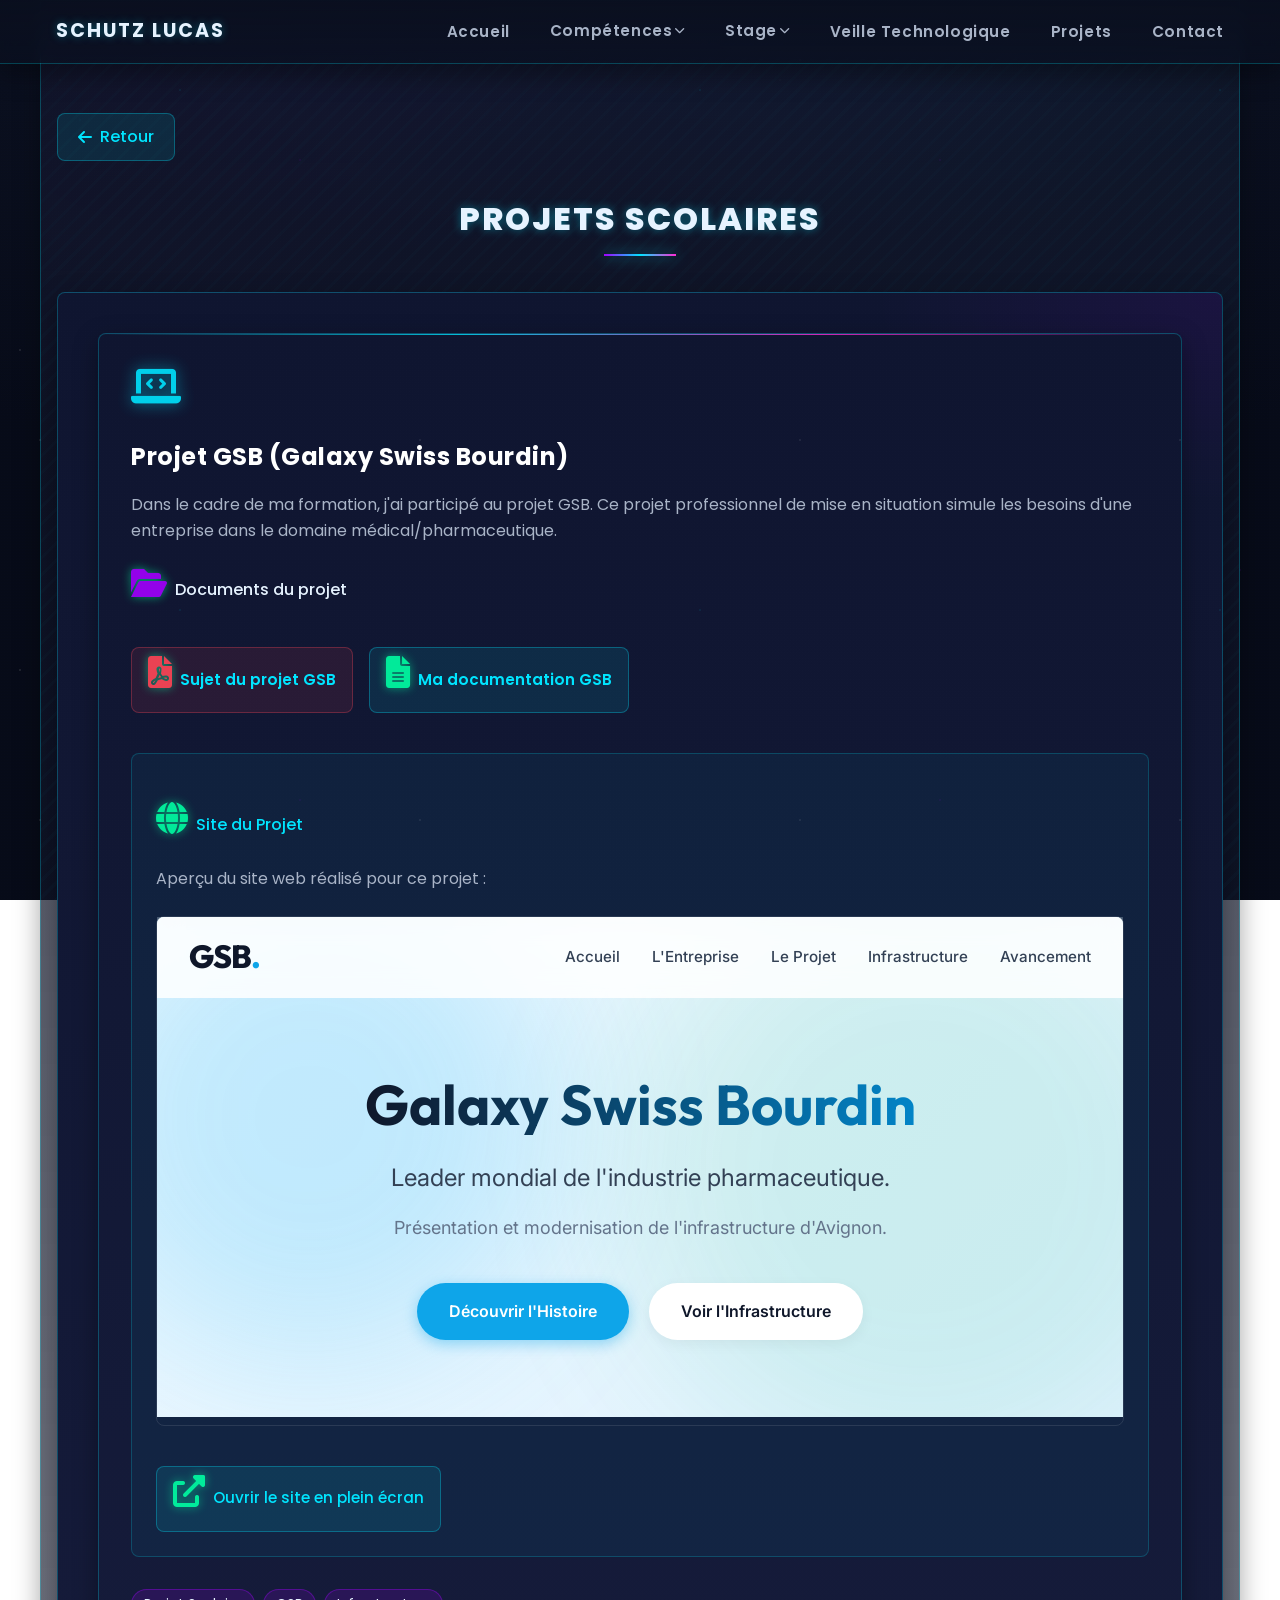
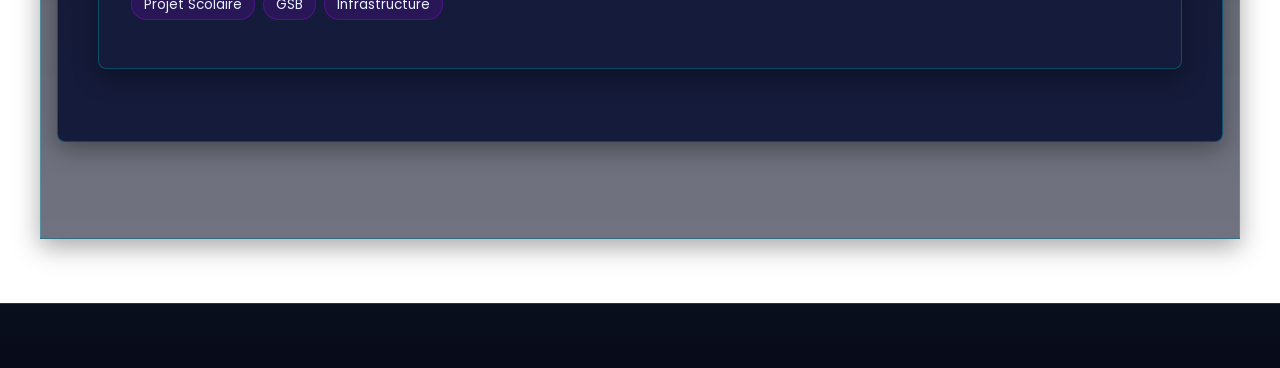
<file: réseau.html>
<!DOCTYPE html>
<html lang="fr">

<head>
    <meta charset="UTF-8">
    <meta name="viewport" content="width=device-width, initial-scale=1.0">
    <title>Mes Projets - Portfolio Schutz Lucas</title>
    <link rel="stylesheet" href="styles.css">
    <link href="https://fonts.googleapis.com/css2?family=Poppins:wght@300;400;500;600;700&display=swap"
        rel="stylesheet">
    <link rel="stylesheet" href="https://cdnjs.cloudflare.com/ajax/libs/font-awesome/6.0.0/css/all.min.css">
</head>

<body>
    <nav class="navbar">
        <div class="nav-content">
            <div class="logo">Schutz Lucas</div>
            <ul class="nav-links">
                <li><a href="index.html">Accueil</a></li>
                <li class="dropdown">
                    <a href="competences.html" class="dropbtn">Compétences <i class="fas fa-chevron-down"
                            style="font-size: 0.7em; margin-left: 3px;"></i></a>
                    <div class="dropdown-content">
                        <a href="competences.html">Mes Compétences</a>
                        <a href="tableau.html">Tableau de Compétences</a>
                    </div>
                </li>
                <li class="dropdown">
                    <a href="stage2.html" class="dropbtn">Stage <i class="fas fa-chevron-down"
                            style="font-size: 0.7em; margin-left: 3px;"></i></a>
                    <div class="dropdown-content">
                        <a href="stage2.html">Stage 2ème année</a>
                        <a href="stage1.html">Stage 1ère année</a>
                    </div>
                </li>
                <li><a href="veille.html">Veille Technologique</a></li>
                <li><a href="projets.html">Projets</a></li>
                <li><a href="contact.html">Contact</a></li>
            </ul>
        </div>
    </nav>

    <main>
        <section class="section">
            <a href="projets.html" class="btn-retour"><i class="fas fa-arrow-left"></i> Retour</a>
            <h2>Projets Scolaires</h2>

            <div class="stage-content">
                <div class="portfolio-card" style="margin-bottom: 2rem;">
                    <i class="fas fa-laptop-code"
                        style="font-size: 2.5rem; margin-bottom: 1rem; display: block; color: var(--accent-color); text-shadow: 0 0 15px rgba(0, 229, 255, 0.6);"></i>
                    <h3 style="font-size: 1.5rem; color: #fff; margin-bottom: 1rem;">Projet GSB (Galaxy Swiss Bourdin)
                    </h3>
                    <p class="feature-desc" style="margin-bottom: 1.5rem;">Dans le cadre de ma formation, j'ai participé
                        au projet GSB. Ce projet professionnel de mise en situation simule les besoins d'une entreprise
                        dans le domaine médical/pharmaceutique.</p>

                    <div style="margin-top: 1.5rem;">
                        <h4 style="color: var(--text-color); margin-bottom: 1rem;"><i class="fas fa-folder-open"
                                style="color: var(--accent-purple); margin-right: 8px;"></i>Documents du projet</h4>
                        <div style="display: flex; gap: 1rem; flex-wrap: wrap;">
                            <a href="entreprise_gsb.pdf" target="_blank" class="veille-link"
                                style="display: inline-flex; align-items: center; gap: 8px; background: rgba(255, 71, 87, 0.1); padding: 0.5rem 1rem; border-radius: 8px; border: 1px solid rgba(255, 71, 87, 0.3);">
                                <i class="fas fa-file-pdf" style="color: #ff4757;"></i> Sujet du projet GSB
                            </a>
                            <a href="https://docs.google.com/document/d/12XS1bK58UmBSSEd2sGwsR9aHl0OcOSkXjABvKI6ycls/edit?usp=sharing" target="_blank" class="veille-link"
                                style="display: inline-flex; align-items: center; gap: 8px; background: rgba(0, 229, 255, 0.1); padding: 0.5rem 1rem; border-radius: 8px; border: 1px solid rgba(0, 229, 255, 0.3); color: var(--accent-color); text-decoration: none;">
                                <i class="fas fa-file-alt"></i> Ma documentation GSB
                            </a>
                        </div>
                    </div>

                    <div
                        style="margin-top: 2.5rem; background: rgba(0, 229, 255, 0.05); padding: 1.5rem; border-radius: 8px; border: 1px solid rgba(0, 229, 255, 0.2);">
                        <h4 style="color: var(--accent-color); margin-bottom: 1rem;"><i class="fas fa-globe"
                                style="margin-right: 8px;"></i>Site du Projet</h4>
                        <p style="color: var(--text-dim); margin-bottom: 1.5rem;">Aperçu du site web réalisé pour ce
                            projet :</p>

                        <div
                            style="border-radius: 8px; overflow: hidden; border: 1px solid rgba(255, 255, 255, 0.1); margin-bottom: 1.5rem;">
                            <iframe src="site-projet/index.html" width="100%" height="500px"
                                style="border: none; background: #fff;" title="Site du projet GSB"></iframe>
                        </div>

                        <a href="site-projet/index.html" target="_blank" class="veille-link"
                            style="display: inline-flex; align-items: center; gap: 8px; background: rgba(0, 229, 255, 0.1); padding: 0.5rem 1rem; border-radius: 8px; border: 1px solid rgba(0, 229, 255, 0.3); color: var(--accent-color); text-decoration: none; font-weight: 500; transition: all 0.3s ease;">
                            <i class="fas fa-external-link-alt"></i> Ouvrir le site en plein écran
                        </a>
                    </div>

                    <div class="veille-tags" style="margin-top: 2rem;">
                        <span>Projet Scolaire</span>
                        <span>GSB</span>
                        <span>Infrastructure</span>
                    </div>
                </div>
            </div>
        </section>
    </main>

    <footer></footer>
</body>

</html>
</file>
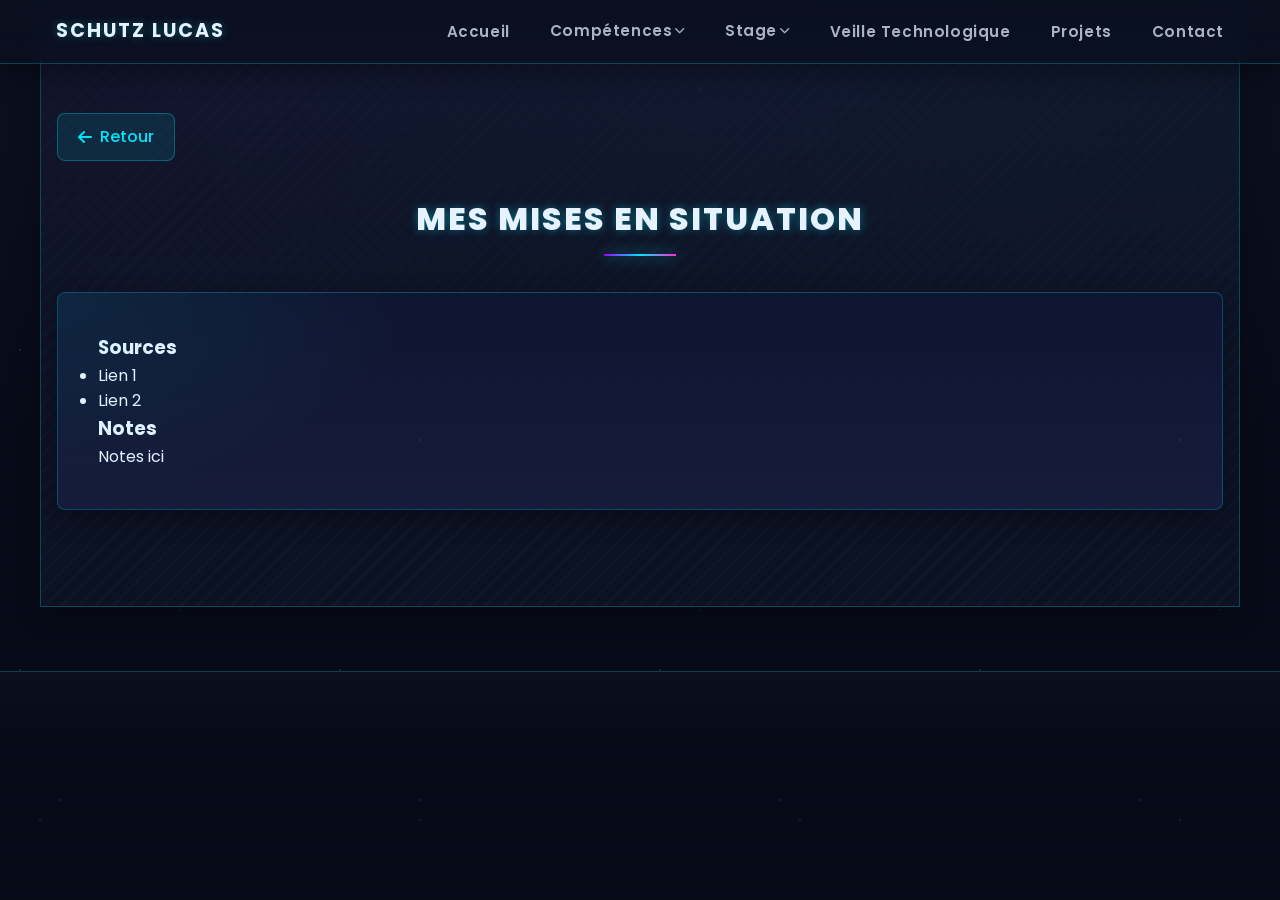
<file: situation.html>
<!DOCTYPE html>
<html lang="fr">

<head>
    <meta charset="UTF-8">
    <meta name="viewport" content="width=device-width, initial-scale=1.0">
    <title>Mes mises en situation - Portfolio Schutz Lucas</title>
    <link rel="stylesheet" href="styles.css">
    <link href="https://fonts.googleapis.com/css2?family=Poppins:wght@300;400;500;600;700&display=swap"
        rel="stylesheet">
    <link rel="stylesheet" href="https://cdnjs.cloudflare.com/ajax/libs/font-awesome/6.0.0/css/all.min.css">
</head>

<body>
    <nav class="navbar">
        <div class="nav-content">
            <div class="logo">Schutz Lucas</div>
            <ul class="nav-links">
                <li><a href="index.html">Accueil</a></li>
                <li class="dropdown">
                    <a href="competences.html" class="dropbtn">Compétences <i class="fas fa-chevron-down"
                            style="font-size: 0.7em; margin-left: 3px;"></i></a>
                    <div class="dropdown-content">
                        <a href="competences.html">Mes Compétences</a>
                        <a href="tableau.html">Tableau de Compétences</a>
                    </div>
                </li>
                <li class="dropdown">
                    <a href="stage2.html" class="dropbtn">Stage <i class="fas fa-chevron-down"
                            style="font-size: 0.7em; margin-left: 3px;"></i></a>
                    <div class="dropdown-content">
                        <a href="stage2.html">Stage 2ème année</a>
                        <a href="stage1.html">Stage 1ère année</a>
                    </div>
                </li>
                <li><a href="veille.html">Veille Technologique</a></li>
                <li><a href="projets.html">Projets</a></li>
                <li><a href="contact.html">Contact</a></li>
            </ul>
        </div>
    </nav>

    <main>
        <section class="section">
            <a href="veille.html" class="btn-retour"><i class="fas fa-arrow-left"></i> Retour</a>
            <h2>Mes mises en situation</h2>
            <div class="cv-content">
                <p></p>
                <h3>Sources</h3>
                <ul>
                    <li>Lien 1</li>
                    <li>Lien 2</li>
                </ul>
                <h3>Notes</h3>
                <p>Notes ici</p>
            </div>
        </section>
    </main>

    <footer>
    </footer>
</body>

</html>
</file>
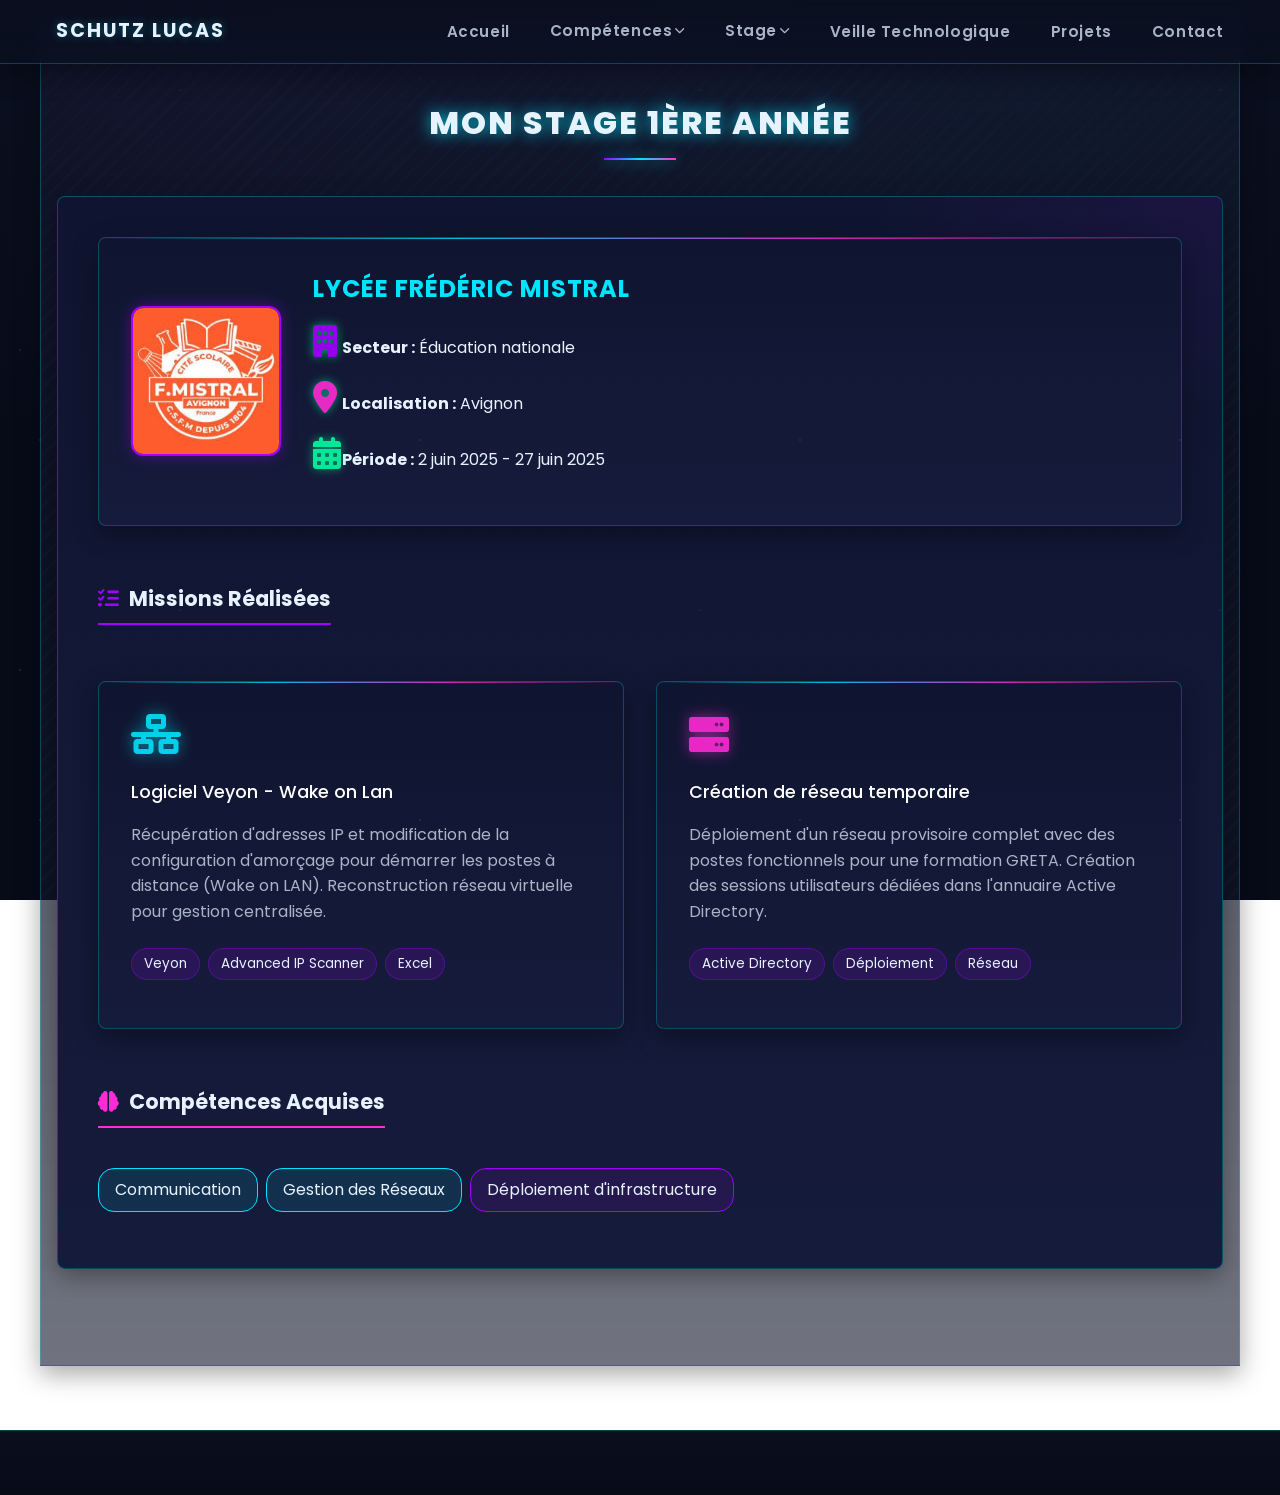
<file: stage.html>
<!DOCTYPE html>
<html lang="fr">
<head>
    <meta charset="UTF-8">
    <meta name="viewport" content="width=device-width, initial-scale=1.0">
    <title>Mon Stage 1ère année - Portfolio Schutz Lucas</title>
    <link rel="stylesheet" href="styles.css">
    <link href="https://fonts.googleapis.com/css2?family=Poppins:wght@300;400;500;600;700&display=swap"
        rel="stylesheet">
    <link rel="stylesheet" href="https://cdnjs.cloudflare.com/ajax/libs/font-awesome/6.0.0/css/all.min.css">
</head>
<body>
    <nav class="navbar">
        <div class="nav-content">
            <div class="logo">Schutz Lucas</div>
            <ul class="nav-links">
                <li><a href="index.html">Accueil</a></li>
                <li class="dropdown">
                    <a href="competences.html" class="dropbtn">Compétences <i class="fas fa-chevron-down"
                            style="font-size: 0.7em; margin-left: 3px;"></i></a>
                    <div class="dropdown-content">
                        <a href="competences.html">Mes Compétences</a>
                        <a href="tableau.html">Tableau de Compétences</a>
                    </div>
                </li>
                <li class="dropdown">
                    <a href="stage2.html" class="dropbtn">Stage <i class="fas fa-chevron-down"
                            style="font-size: 0.7em; margin-left: 3px;"></i></a>
                    <div class="dropdown-content">
                        <a href="stage2.html">Stage 2ème année</a>
                        <a href="stage1.html">Stage 1ère année</a>
                    </div>
                </li>
                <li><a href="veille.html">Veille Technologique</a></li>
                <li><a href="projets.html">Projets</a></li>
                <li><a href="contact.html">Contact</a></li>
            </ul>
        </div>
    </nav>

    <main>
        <section class="section">
            <h2 style="text-shadow: 0 0 16px rgba(0, 229, 255, 0.8);">Mon Stage 1ère année</h2>
            <div class="stage-content">
                
                <!-- Presentation Organisme -->
                <div class="portfolio-card" style="display: flex; gap: 2rem; align-items: center; flex-wrap: wrap;">
                    <img src="images/lycée.jpg" alt="Logo du Lycée Frédéric Mistral" style="max-width: 150px; border-radius: 12px; border: 2px solid var(--accent-purple); box-shadow: 0 0 15px rgba(162, 0, 255, 0.4);">
                    <div style="flex: 1; min-width: 250px;">
                        <h3 style="color: var(--accent-color); font-size: 1.5rem; margin-top: 0; margin-bottom: 1rem; text-transform: uppercase; letter-spacing: 1px;">Lycée Frédéric Mistral</h3>
                        <p style="margin-bottom: 0.5rem;"><i class="fas fa-building" style="color: var(--accent-purple); width: 25px;"></i> <strong>Secteur :</strong> Éducation nationale</p>
                        <p style="margin-bottom: 0.5rem;"><i class="fas fa-map-marker-alt" style="color: var(--accent-pink); width: 25px;"></i> <strong>Localisation :</strong> Avignon</p>
                        <p style="margin-bottom: 0.5rem;"><i class="fas fa-calendar-alt" style="color: var(--accent-green); width: 25px;"></i> <strong>Période :</strong> 2 juin 2025 - 27 juin 2025</p>
                    </div>
                </div>

                <!-- Missions -->
                <h3 style="margin-top: 3.5rem; margin-bottom: 1.5rem; color: var(--text-color); border-bottom: 2px solid var(--accent-purple); padding-bottom: 0.5rem; display: inline-block; font-size: 1.3rem;">
                    <i class="fas fa-tasks" style="color: var(--accent-purple); margin-right: 10px;"></i>Missions Réalisées
                </h3>
                
                <div class="portfolio-grid">
                    <!-- Mission 1 -->
                    <div class="portfolio-card">
                        <i class="fas fa-network-wired" style="font-size: 2.5rem; margin-bottom: 1rem; display: block; color: var(--accent-color); text-shadow: 0 0 15px rgba(0, 229, 255, 0.6);"></i>
                        <h4 style="font-size: 1.1rem; margin-bottom: 1rem; color: #fff;">Logiciel Veyon - Wake on Lan</h4>
                        <p class="feature-desc">Récupération d'adresses IP et modification de la configuration d'amorçage pour démarrer les postes à distance (Wake on LAN). Reconstruction réseau virtuelle pour gestion centralisée.</p>
                        <div class="veille-tags" style="margin-top: 1.5rem;">
                            <span>Veyon</span>
                            <span>Advanced IP Scanner</span>
                            <span>Excel</span>
                        </div>
                    </div>

                    <!-- Mission 2 -->
                    <div class="portfolio-card">
                        <i class="fas fa-server" style="font-size: 2.5rem; margin-bottom: 1rem; display: block; color: var(--accent-pink); text-shadow: 0 0 15px rgba(255, 43, 214, 0.6);"></i>
                        <h4 style="font-size: 1.1rem; margin-bottom: 1rem; color: #fff;">Création de réseau temporaire</h4>
                        <p class="feature-desc">Déploiement d'un réseau provisoire complet avec des postes fonctionnels pour une formation GRETA. Création des sessions utilisateurs dédiées dans l'annuaire Active Directory.</p>
                        <div class="veille-tags" style="margin-top: 1.5rem;">
                            <span>Active Directory</span>
                            <span>Déploiement</span>
                            <span>Réseau</span>
                        </div>
                    </div>
                </div>

                <!-- Competences -->
                <h3 style="margin-top: 3.5rem; margin-bottom: 1.5rem; color: var(--text-color); border-bottom: 2px solid var(--accent-pink); padding-bottom: 0.5rem; display: inline-block; font-size: 1.3rem;">
                    <i class="fas fa-brain" style="color: var(--accent-pink); margin-right: 10px;"></i>Compétences Acquises
                </h3>
                
                <div class="veille-tags">
                    <span style="font-size: 1rem; padding: 0.5rem 1rem; border-color: var(--accent-color); background: rgba(0, 229, 255, 0.1);">Communication</span>
                    <span style="font-size: 1rem; padding: 0.5rem 1rem; border-color: var(--accent-color); background: rgba(0, 229, 255, 0.1);">Gestion des Réseaux</span>
                    <span style="font-size: 1rem; padding: 0.5rem 1rem; border-color: var(--accent-purple); background: rgba(162, 0, 255, 0.1);">Déploiement d'infrastructure</span>
                </div>
                
            </div>
        </section>
    </main>

    <footer>
    </footer>
</body>
</html>
</file>
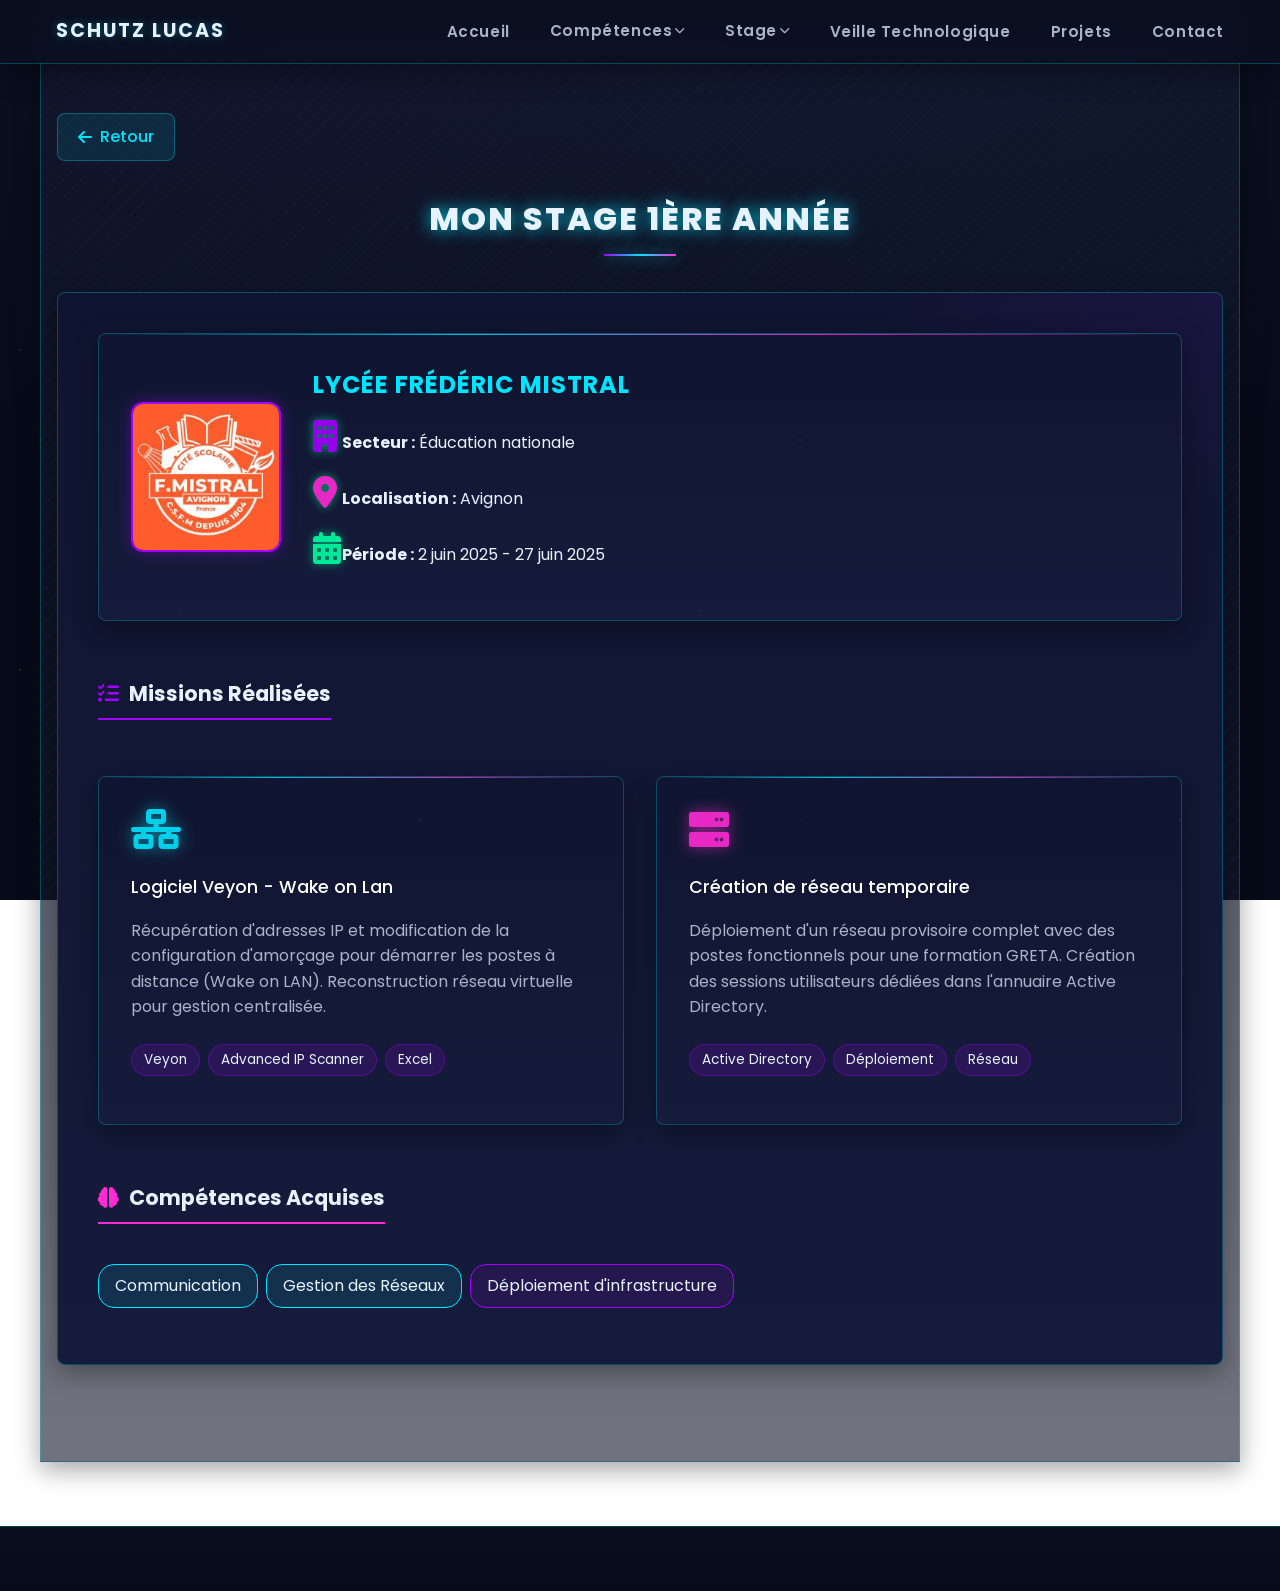
<file: stage1.html>
<!DOCTYPE html>
<html lang="fr">

<head>
    <meta charset="UTF-8">
    <meta name="viewport" content="width=device-width, initial-scale=1.0">
    <title>Mon Stage 1ère année - Portfolio Schutz Lucas</title>
    <link rel="stylesheet" href="styles.css">
    <link href="https://fonts.googleapis.com/css2?family=Poppins:wght@300;400;500;600;700&display=swap"
        rel="stylesheet">
    <link rel="stylesheet" href="https://cdnjs.cloudflare.com/ajax/libs/font-awesome/6.0.0/css/all.min.css">
</head>

<body>
    <nav class="navbar">
        <div class="nav-content">
            <div class="logo">Schutz Lucas</div>
            <ul class="nav-links">
                <li><a href="index.html">Accueil</a></li>
                <li class="dropdown">
                    <a href="competences.html" class="dropbtn">Compétences <i class="fas fa-chevron-down"
                            style="font-size: 0.7em; margin-left: 3px;"></i></a>
                    <div class="dropdown-content">
                        <a href="competences.html">Mes Compétences</a>
                        <a href="tableau.html">Tableau de Compétences</a>
                    </div>
                </li>
                <li class="dropdown">
                    <a href="stage2.html" class="dropbtn">Stage <i class="fas fa-chevron-down"
                            style="font-size: 0.7em; margin-left: 3px;"></i></a>
                    <div class="dropdown-content">
                        <a href="stage2.html">Stage 2ème année</a>
                        <a href="stage1.html">Stage 1ère année</a>
                    </div>
                </li>
                <li><a href="veille.html">Veille Technologique</a></li>
                <li><a href="projets.html">Projets</a></li>
                <li><a href="contact.html">Contact</a></li>
            </ul>
        </div>
    </nav>

    <main>
        <section class="section">
            <a href="stage.html" class="btn-retour"><i class="fas fa-arrow-left"></i> Retour</a>
            <h2 style="text-shadow: 0 0 16px rgba(0, 229, 255, 0.8);">Mon Stage 1ère année</h2>
            <div class="stage-content">

                <!-- Presentation Organisme -->
                <div class="portfolio-card" style="display: flex; gap: 2rem; align-items: center; flex-wrap: wrap;">
                    <img src="images/lycée.jpg" alt="Logo du Lycée Frédéric Mistral"
                        style="max-width: 150px; border-radius: 12px; border: 2px solid var(--accent-purple); box-shadow: 0 0 15px rgba(162, 0, 255, 0.4);">
                    <div style="flex: 1; min-width: 250px;">
                        <h3
                            style="color: var(--accent-color); font-size: 1.5rem; margin-top: 0; margin-bottom: 1rem; text-transform: uppercase; letter-spacing: 1px;">
                            Lycée Frédéric Mistral</h3>
                        <p style="margin-bottom: 0.5rem;"><i class="fas fa-building"
                                style="color: var(--accent-purple); width: 25px;"></i> <strong>Secteur :</strong>
                            Éducation nationale</p>
                        <p style="margin-bottom: 0.5rem;"><i class="fas fa-map-marker-alt"
                                style="color: var(--accent-pink); width: 25px;"></i> <strong>Localisation :</strong>
                            Avignon</p>
                        <p style="margin-bottom: 0.5rem;"><i class="fas fa-calendar-alt"
                                style="color: var(--accent-green); width: 25px;"></i> <strong>Période :</strong> 2 juin
                            2025 - 27 juin 2025</p>
                    </div>
                </div>

                <!-- Missions -->
                <h3
                    style="margin-top: 3.5rem; margin-bottom: 1.5rem; color: var(--text-color); border-bottom: 2px solid var(--accent-purple); padding-bottom: 0.5rem; display: inline-block; font-size: 1.3rem;">
                    <i class="fas fa-tasks" style="color: var(--accent-purple); margin-right: 10px;"></i>Missions
                    Réalisées
                </h3>

                <div class="portfolio-grid">
                    <!-- Mission 1 -->
                    <div class="portfolio-card">
                        <i class="fas fa-network-wired"
                            style="font-size: 2.5rem; margin-bottom: 1rem; display: block; color: var(--accent-color); text-shadow: 0 0 15px rgba(0, 229, 255, 0.6);"></i>
                        <h4 style="font-size: 1.1rem; margin-bottom: 1rem; color: #fff;">Logiciel Veyon - Wake on Lan
                        </h4>
                        <p class="feature-desc">Récupération d'adresses IP et modification de la configuration
                            d'amorçage pour démarrer les postes à distance (Wake on LAN). Reconstruction réseau
                            virtuelle pour gestion centralisée.</p>
                        <div class="veille-tags" style="margin-top: 1.5rem;">
                            <span>Veyon</span>
                            <span>Advanced IP Scanner</span>
                            <span>Excel</span>
                        </div>
                    </div>

                    <!-- Mission 2 -->
                    <div class="portfolio-card">
                        <i class="fas fa-server"
                            style="font-size: 2.5rem; margin-bottom: 1rem; display: block; color: var(--accent-pink); text-shadow: 0 0 15px rgba(255, 43, 214, 0.6);"></i>
                        <h4 style="font-size: 1.1rem; margin-bottom: 1rem; color: #fff;">Création de réseau temporaire
                        </h4>
                        <p class="feature-desc">Déploiement d'un réseau provisoire complet avec des postes fonctionnels
                            pour une formation GRETA. Création des sessions utilisateurs dédiées dans l'annuaire Active
                            Directory.</p>
                        <div class="veille-tags" style="margin-top: 1.5rem;">
                            <span>Active Directory</span>
                            <span>Déploiement</span>
                            <span>Réseau</span>
                        </div>
                    </div>
                </div>

                <!-- Competences -->
                <h3
                    style="margin-top: 3.5rem; margin-bottom: 1.5rem; color: var(--text-color); border-bottom: 2px solid var(--accent-pink); padding-bottom: 0.5rem; display: inline-block; font-size: 1.3rem;">
                    <i class="fas fa-brain" style="color: var(--accent-pink); margin-right: 10px;"></i>Compétences
                    Acquises
                </h3>

                <div class="veille-tags">
                    <span
                        style="font-size: 1rem; padding: 0.5rem 1rem; border-color: var(--accent-color); background: rgba(0, 229, 255, 0.1);">Communication</span>
                    <span
                        style="font-size: 1rem; padding: 0.5rem 1rem; border-color: var(--accent-color); background: rgba(0, 229, 255, 0.1);">Gestion
                        des Réseaux</span>
                    <span
                        style="font-size: 1rem; padding: 0.5rem 1rem; border-color: var(--accent-purple); background: rgba(162, 0, 255, 0.1);">Déploiement
                        d'infrastructure</span>
                </div>

            </div>
        </section>
    </main>

    <footer>
    </footer>
</body>

</html>
</file>
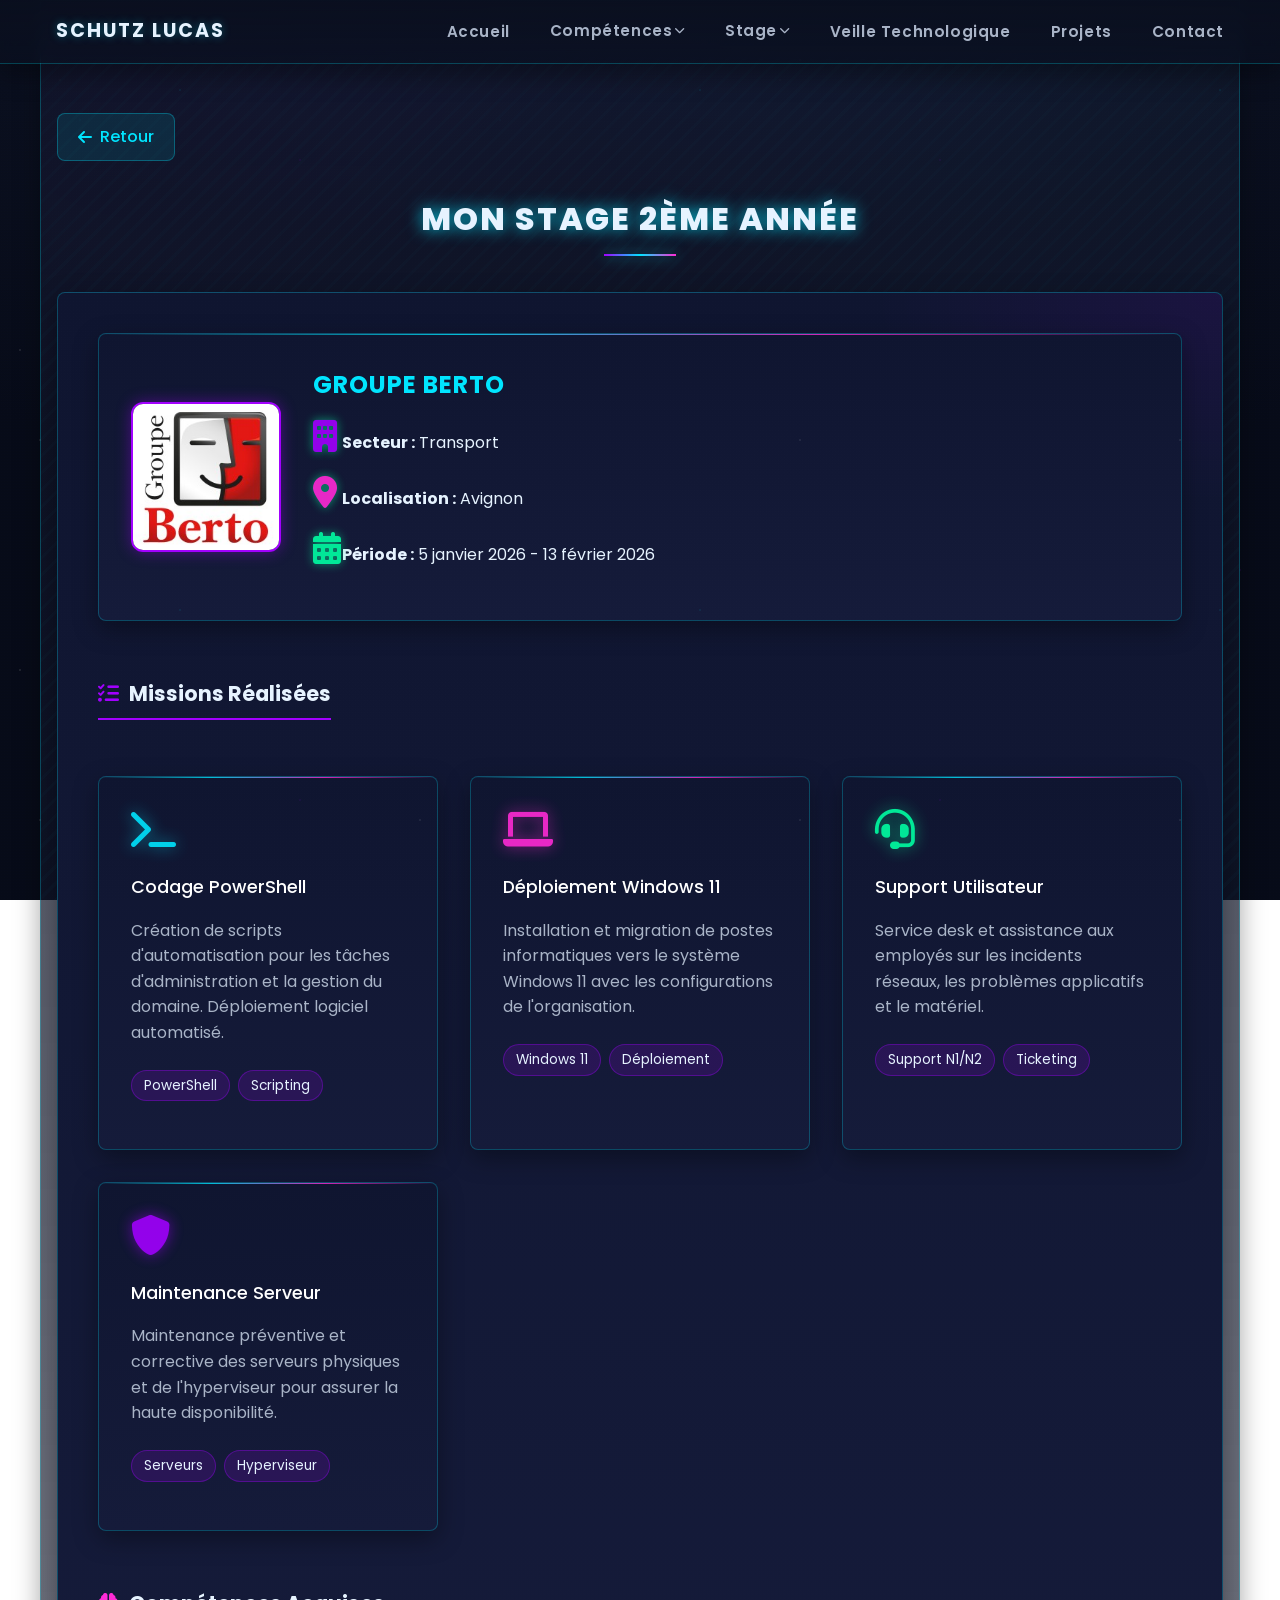
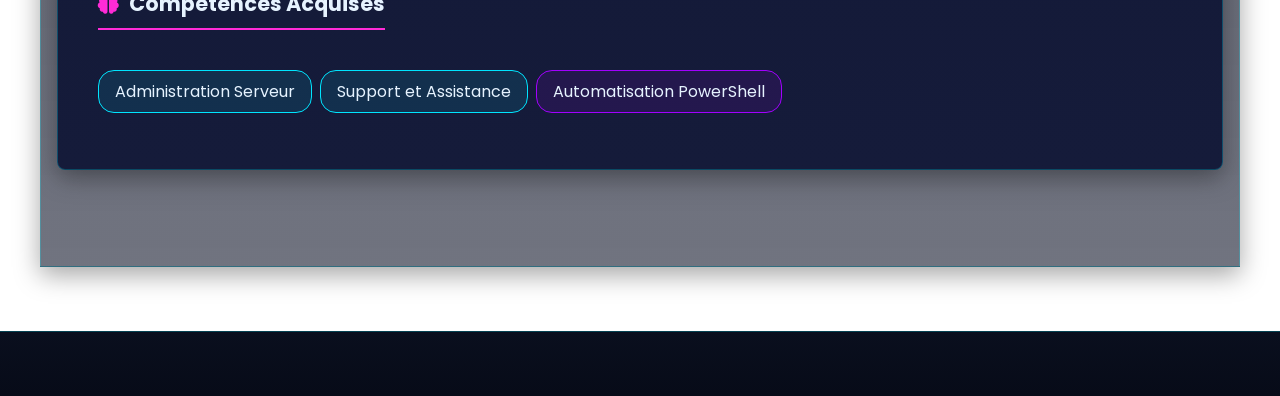
<file: stage2.html>
<!DOCTYPE html>
<html lang="fr">

<head>
    <meta charset="UTF-8">
    <meta name="viewport" content="width=device-width, initial-scale=1.0">
    <title>Mon Stage 2ème année - Portfolio Schutz Lucas</title>
    <link rel="stylesheet" href="styles.css">
    <link href="https://fonts.googleapis.com/css2?family=Poppins:wght@300;400;500;600;700&display=swap"
        rel="stylesheet">
    <link rel="stylesheet" href="https://cdnjs.cloudflare.com/ajax/libs/font-awesome/6.0.0/css/all.min.css">
</head>

<body>
    <nav class="navbar">
        <div class="nav-content">
            <div class="logo">Schutz Lucas</div>
            <ul class="nav-links">
                <li><a href="index.html">Accueil</a></li>
                <li class="dropdown">
                    <a href="competences.html" class="dropbtn">Compétences <i class="fas fa-chevron-down"
                            style="font-size: 0.7em; margin-left: 3px;"></i></a>
                    <div class="dropdown-content">
                        <a href="competences.html">Mes Compétences</a>
                        <a href="tableau.html">Tableau de Compétences</a>
                    </div>
                </li>
                <li class="dropdown">
                    <a href="stage2.html" class="dropbtn">Stage <i class="fas fa-chevron-down"
                            style="font-size: 0.7em; margin-left: 3px;"></i></a>
                    <div class="dropdown-content">
                        <a href="stage2.html">Stage 2ème année</a>
                        <a href="stage1.html">Stage 1ère année</a>
                    </div>
                </li>
                <li><a href="veille.html">Veille Technologique</a></li>
                <li><a href="projets.html">Projets</a></li>
                <li><a href="contact.html">Contact</a></li>
            </ul>
        </div>
    </nav>

    <main>
        <section class="section">
            <a href="stage.html" class="btn-retour"><i class="fas fa-arrow-left"></i> Retour</a>
            <h2 style="text-shadow: 0 0 16px rgba(0, 229, 255, 0.8);">Mon Stage 2ème année</h2>
            <div class="stage-content">

                <!-- Presentation Organisme -->
                <div class="portfolio-card" style="display: flex; gap: 2rem; align-items: center; flex-wrap: wrap;">
                    <img src="images/groupe_berto_logo.jpg" alt="Logo du Groupe Berto"
                        style="max-width: 150px; border-radius: 12px; border: 2px solid var(--accent-purple); box-shadow: 0 0 15px rgba(162, 0, 255, 0.4);">
                    <div style="flex: 1; min-width: 250px;">
                        <h3
                            style="color: var(--accent-color); font-size: 1.5rem; margin-top: 0; margin-bottom: 1rem; text-transform: uppercase; letter-spacing: 1px;">
                            Groupe Berto</h3>
                        <p style="margin-bottom: 0.5rem;"><i class="fas fa-building"
                                style="color: var(--accent-purple); width: 25px;"></i> <strong>Secteur :</strong>
                            Transport</p>
                        <p style="margin-bottom: 0.5rem;"><i class="fas fa-map-marker-alt"
                                style="color: var(--accent-pink); width: 25px;"></i> <strong>Localisation :</strong>
                            Avignon</p>
                        <p style="margin-bottom: 0.5rem;"><i class="fas fa-calendar-alt"
                                style="color: var(--accent-green); width: 25px;"></i> <strong>Période :</strong> 5
                            janvier 2026 - 13 février 2026</p>
                    </div>
                </div>

                <!-- Missions -->
                <h3
                    style="margin-top: 3.5rem; margin-bottom: 1.5rem; color: var(--text-color); border-bottom: 2px solid var(--accent-purple); padding-bottom: 0.5rem; display: inline-block; font-size: 1.3rem;">
                    <i class="fas fa-tasks" style="color: var(--accent-purple); margin-right: 10px;"></i>Missions
                    Réalisées
                </h3>

                <div class="portfolio-grid">
                    <!-- Mission 1 -->
                    <div class="portfolio-card">
                        <i class="fas fa-terminal"
                            style="font-size: 2.5rem; margin-bottom: 1rem; display: block; color: var(--accent-color); text-shadow: 0 0 15px rgba(0, 229, 255, 0.6);"></i>
                        <h4 style="font-size: 1.1rem; margin-bottom: 1rem; color: #fff;">Codage PowerShell</h4>
                        <p class="feature-desc">Création de scripts d'automatisation pour les tâches d'administration et
                            la gestion du domaine. Déploiement logiciel automatisé.</p>
                        <div class="veille-tags" style="margin-top: 1.5rem;">
                            <span>PowerShell</span>
                            <span>Scripting</span>
                        </div>
                    </div>

                    <!-- Mission 2 -->
                    <div class="portfolio-card">
                        <i class="fas fa-laptop"
                            style="font-size: 2.5rem; margin-bottom: 1rem; display: block; color: var(--accent-pink); text-shadow: 0 0 15px rgba(255, 43, 214, 0.6);"></i>
                        <h4 style="font-size: 1.1rem; margin-bottom: 1rem; color: #fff;">Déploiement Windows 11</h4>
                        <p class="feature-desc">Installation et migration de postes informatiques vers le système
                            Windows 11 avec les configurations de l'organisation.</p>
                        <div class="veille-tags" style="margin-top: 1.5rem;">
                            <span>Windows 11</span>
                            <span>Déploiement</span>
                        </div>
                    </div>

                    <!-- Mission 3 -->
                    <div class="portfolio-card">
                        <i class="fas fa-headset"
                            style="font-size: 2.5rem; margin-bottom: 1rem; display: block; color: var(--accent-green); text-shadow: 0 0 15px rgba(0, 255, 163, 0.6);"></i>
                        <h4 style="font-size: 1.1rem; margin-bottom: 1rem; color: #fff;">Support Utilisateur</h4>
                        <p class="feature-desc">Service desk et assistance aux employés sur les incidents réseaux, les
                            problèmes applicatifs et le matériel.</p>
                        <div class="veille-tags" style="margin-top: 1.5rem;">
                            <span>Support N1/N2</span>
                            <span>Ticketing</span>
                        </div>
                    </div>

                    <!-- Mission 4 -->
                    <div class="portfolio-card">
                        <i class="fas fa-shield-alt"
                            style="font-size: 2.5rem; margin-bottom: 1rem; display: block; color: var(--accent-purple); text-shadow: 0 0 15px rgba(162, 0, 255, 0.6);"></i>
                        <h4 style="font-size: 1.1rem; margin-bottom: 1rem; color: #fff;">Maintenance Serveur</h4>
                        <p class="feature-desc">Maintenance préventive et corrective des serveurs physiques et de
                            l'hyperviseur pour assurer la haute disponibilité.</p>
                        <div class="veille-tags" style="margin-top: 1.5rem;">
                            <span>Serveurs</span>
                            <span>Hyperviseur</span>
                        </div>
                    </div>
                </div>

                <!-- Competences -->
                <h3
                    style="margin-top: 3.5rem; margin-bottom: 1.5rem; color: var(--text-color); border-bottom: 2px solid var(--accent-pink); padding-bottom: 0.5rem; display: inline-block; font-size: 1.3rem;">
                    <i class="fas fa-brain" style="color: var(--accent-pink); margin-right: 10px;"></i>Compétences
                    Acquises
                </h3>

                <div class="veille-tags">
                    <span
                        style="font-size: 1rem; padding: 0.5rem 1rem; border-color: var(--accent-color); background: rgba(0, 229, 255, 0.1);">Administration
                        Serveur</span>
                    <span
                        style="font-size: 1rem; padding: 0.5rem 1rem; border-color: var(--accent-color); background: rgba(0, 229, 255, 0.1);">Support
                        et Assistance</span>
                    <span
                        style="font-size: 1rem; padding: 0.5rem 1rem; border-color: var(--accent-purple); background: rgba(162, 0, 255, 0.1);">Automatisation
                        PowerShell</span>
                </div>

            </div>
        </section>
    </main>

    <footer>
    </footer>
</body>

</html>
</file>
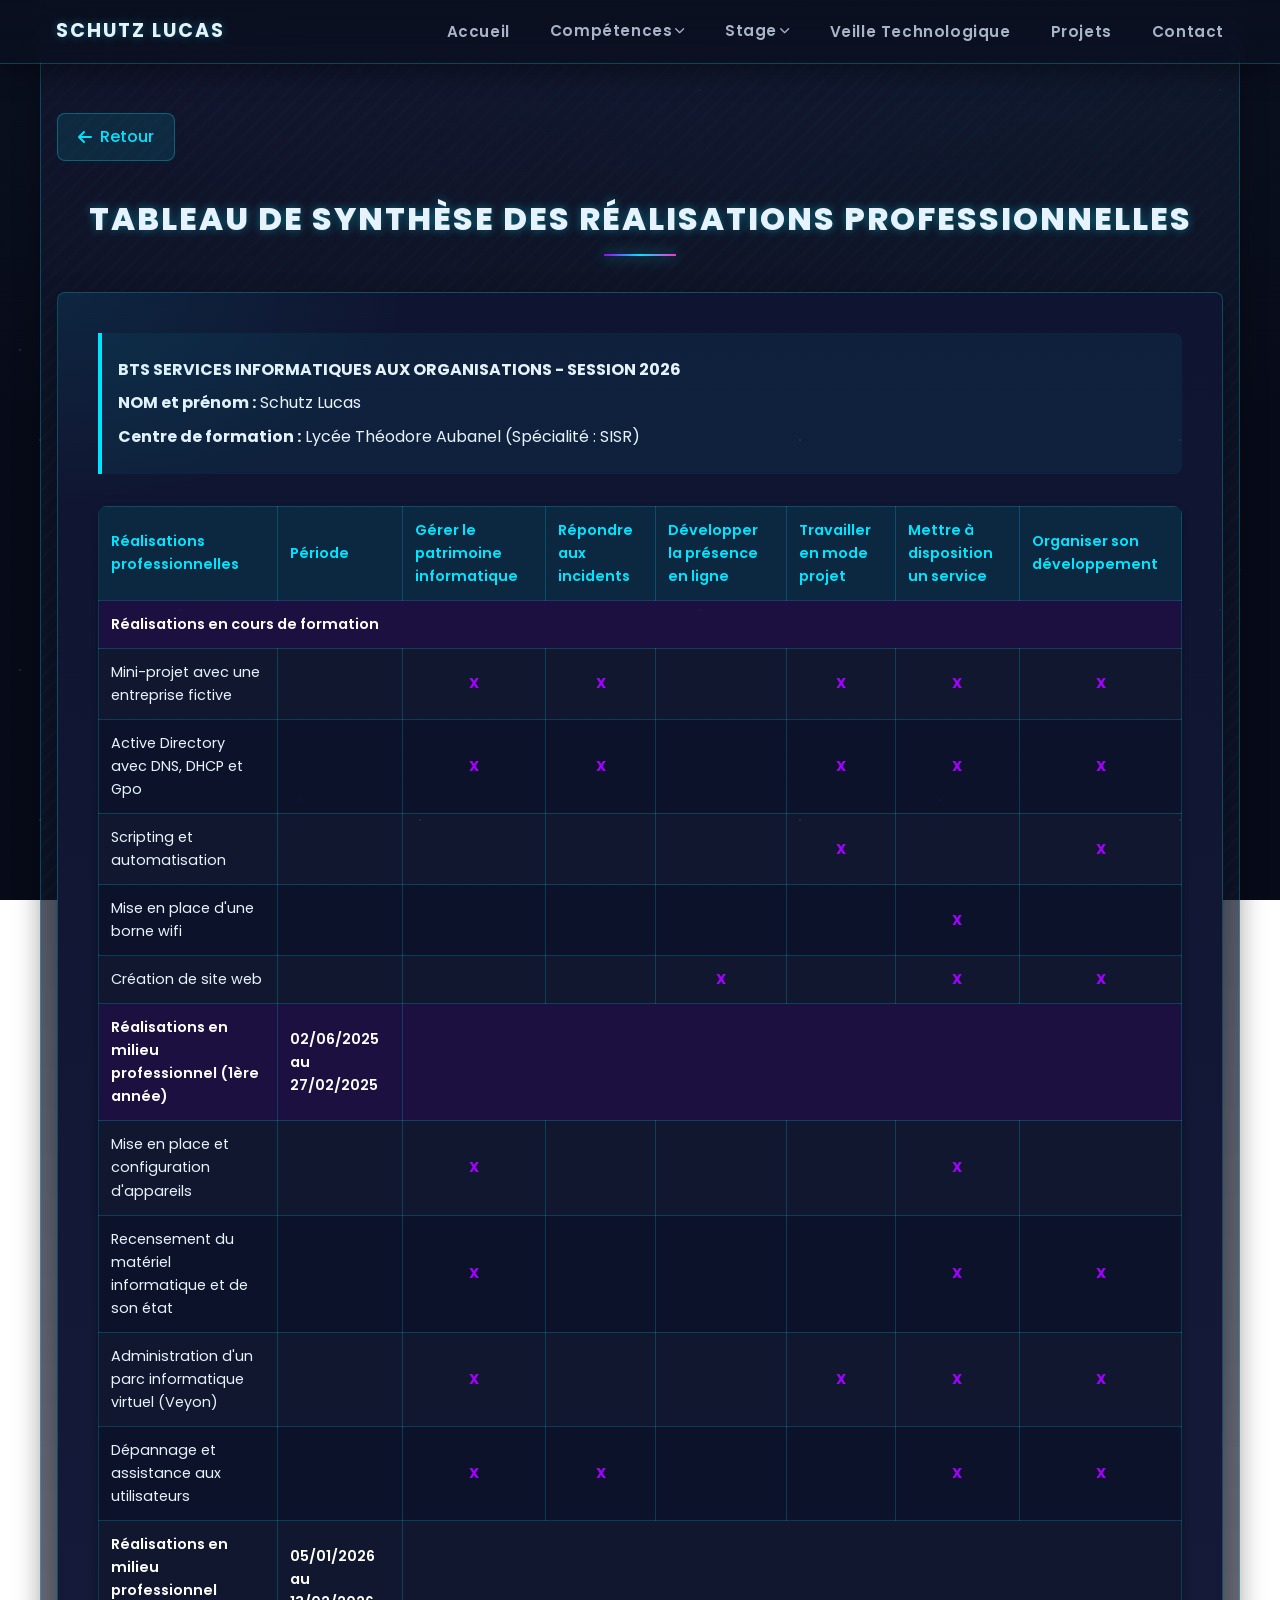
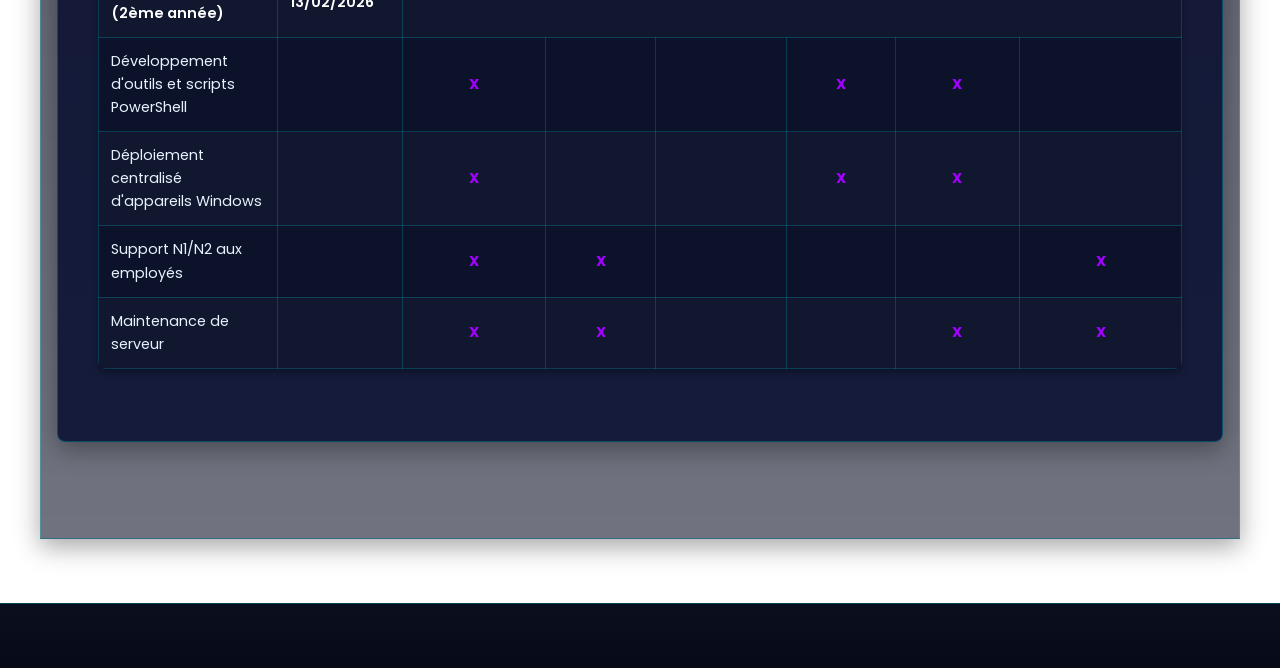
<file: tableau.html>
<!DOCTYPE html>
<html lang="fr">

<head>
    <meta charset="UTF-8">
    <meta name="viewport" content="width=device-width, initial-scale=1.0">
    <title>Tableau de Compétences - Portfolio Schutz Lucas</title>
    <link rel="stylesheet" href="styles.css">
    <link href="https://fonts.googleapis.com/css2?family=Poppins:wght@300;400;500;600;700&display=swap"
        rel="stylesheet">
    <link rel="stylesheet" href="https://cdnjs.cloudflare.com/ajax/libs/font-awesome/6.0.0/css/all.min.css">
    <style>
        .competences-table {
            width: 100%;
            border-collapse: collapse;
            margin: 2rem 0;
            font-size: 0.9em;
            background-color: #0c122a;
            /* adapting to typical dark theme in portfolios */
            border-radius: 8px;
            overflow: hidden;
            box-shadow: 0 4px 6px rgba(0, 0, 0, 0.3);
        }

        .competences-table th,
        .competences-table td {
            border: 1px solid rgba(0, 229, 255, 0.2);
            padding: 12px;
            text-align: left;
        }

        .competences-table th {
            background-color: rgba(0, 229, 255, 0.1);
            color: #00E5FF;
            font-weight: 600;
        }

        .competences-table td.center {
            text-align: center;
            font-weight: bold;
            color: #A200FF;
        }

        .section-header {
            background-color: rgba(162, 0, 255, 0.1);
            font-weight: 600;
            color: #ffffff;
        }

        .cv-content {
            overflow-x: auto;
        }

        .table-header-info {
            background: rgba(0, 229, 255, 0.05);
            padding: 1rem;
            border-left: 4px solid #00E5FF;
            margin-bottom: 1.5rem;
            border-radius: 0 8px 8px 0;
        }

        .table-header-info p {
            margin: 0.5rem 0;
        }
    </style>
</head>

<body>
    <nav class="navbar">
        <div class="nav-content">
            <div class="logo">Schutz Lucas</div>
            <ul class="nav-links">
                <li><a href="index.html">Accueil</a></li>
                <li class="dropdown">
                    <a href="competences.html" class="dropbtn">Compétences <i class="fas fa-chevron-down"
                            style="font-size: 0.7em; margin-left: 3px;"></i></a>
                    <div class="dropdown-content">
                        <a href="competences.html">Mes Compétences</a>
                        <a href="tableau.html">Tableau de Compétences</a>
                    </div>
                </li>
                <li class="dropdown">
                    <a href="stage2.html" class="dropbtn">Stage <i class="fas fa-chevron-down"
                            style="font-size: 0.7em; margin-left: 3px;"></i></a>
                    <div class="dropdown-content">
                        <a href="stage2.html">Stage 2ème année</a>
                        <a href="stage1.html">Stage 1ère année</a>
                    </div>
                </li>
                <li><a href="veille.html">Veille Technologique</a></li>
                <li><a href="projets.html">Projets</a></li>
                <li><a href="contact.html">Contact</a></li>
            </ul>
        </div>
    </nav>

    <main>
        <section class="section">
            <a href="competences.html" class="btn-retour"><i class="fas fa-arrow-left"></i> Retour</a>
            <h2>Tableau de Synthèse des Réalisations Professionnelles</h2>
            <div class="cv-content">
                <div class="table-header-info">
                    <p><strong>BTS SERVICES INFORMATIQUES AUX ORGANISATIONS - SESSION 2026</strong></p>
                    <p><strong>NOM et prénom :</strong> Schutz Lucas</p>
                    <p><strong>Centre de formation :</strong> Lycée Théodore Aubanel (Spécialité : SISR)</p>
                </div>

                <table class="competences-table">
                    <thead>
                        <tr>
                            <th>Réalisations professionnelles</th>
                            <th>Période</th>
                            <th>Gérer le patrimoine informatique</th>
                            <th>Répondre aux incidents</th>
                            <th>Développer la présence en ligne</th>
                            <th>Travailler en mode projet</th>
                            <th>Mettre à disposition un service</th>
                            <th>Organiser son développement</th>
                        </tr>
                    </thead>
                    <tbody>
                        <!-- Réalisation en cours de formation -->
                        <tr class="section-header">
                            <td colspan="8">Réalisations en cours de formation</td>
                        </tr>
                        <tr>
                            <td>Mini-projet avec une entreprise fictive</td>
                            <td></td>
                            <td class="center">X</td>
                            <td class="center">X</td>
                            <td class="center"></td>
                            <td class="center">X</td>
                            <td class="center">X</td>
                            <td class="center">X</td>
                        </tr>
                        <tr>
                            <td>Active Directory avec DNS, DHCP et Gpo</td>
                            <td></td>
                            <td class="center">X</td>
                            <td class="center">X</td>
                            <td class="center"></td>
                            <td class="center">X</td>
                            <td class="center">X</td>
                            <td class="center">X</td>
                        </tr>
                        <tr>
                            <td>Scripting et automatisation</td>
                            <td></td>
                            <td class="center"></td>
                            <td class="center"></td>
                            <td class="center"></td>
                            <td class="center">X</td>
                            <td class="center"></td>
                            <td class="center">X</td>
                        </tr>
                        <tr>
                            <td>Mise en place d'une borne wifi</td>
                            <td></td>
                            <td class="center"></td>
                            <td class="center"></td>
                            <td class="center"></td>
                            <td class="center"></td>
                            <td class="center">X</td>
                            <td class="center"></td>
                        </tr>
                        <tr>
                            <td>Création de site web</td>
                            <td></td>
                            <td class="center"></td>
                            <td class="center"></td>
                            <td class="center">X</td>
                            <td class="center"></td>
                            <td class="center">X</td>
                            <td class="center">X</td>
                        </tr>

                        <!-- Première année -->
                        <tr class="section-header">
                            <td>Réalisations en milieu professionnel (1ère année)</td>
                            <td>02/06/2025 au 27/02/2025</td>
                            <td colspan="6"></td>
                        </tr>
                        <tr>
                            <td>Mise en place et configuration d'appareils</td>
                            <td></td>
                            <td class="center">X</td>
                            <td class="center"></td>
                            <td class="center"></td>
                            <td class="center"></td>
                            <td class="center">X</td>
                            <td class="center"></td>
                        </tr>
                        <tr>
                            <td>Recensement du matériel informatique et de son état</td>
                            <td></td>
                            <td class="center">X</td>
                            <td class="center"></td>
                            <td class="center"></td>
                            <td class="center"></td>
                            <td class="center">X</td>
                            <td class="center">X</td>
                        </tr>
                        <tr>
                            <td>Administration d'un parc informatique virtuel (Veyon)</td>
                            <td></td>
                            <td class="center">X</td>
                            <td class="center"></td>
                            <td class="center"></td>
                            <td class="center">X</td>
                            <td class="center">X</td>
                            <td class="center">X</td>
                        </tr>
                        <tr>
                            <td>Dépannage et assistance aux utilisateurs</td>
                            <td></td>
                            <td class="center">X</td>
                            <td class="center">X</td>
                            <td class="center"></td>
                            <td class="center"></td>
                            <td class="center">X</td>
                            <td class="center">X</td>
                        </tr>

                        <!-- Seconde année -->
                        <tr class="section-header">
                            <td>Réalisations en milieu professionnel (2ème année)</td>
                            <td>05/01/2026 au 13/02/2026</td>
                            <td colspan="6"></td>
                        </tr>
                        <tr>
                            <td>Développement d'outils et scripts PowerShell</td>
                            <td></td>
                            <td class="center">X</td>
                            <td class="center"></td>
                            <td class="center"></td>
                            <td class="center">X</td>
                            <td class="center">X</td>
                            <td class="center"></td>
                        </tr>
                        <tr>
                            <td>Déploiement centralisé d'appareils Windows</td>
                            <td></td>
                            <td class="center">X</td>
                            <td class="center"></td>
                            <td class="center"></td>
                            <td class="center">X</td>
                            <td class="center">X</td>
                            <td class="center"></td>
                        </tr>
                        <tr>
                            <td>Support N1/N2 aux employés</td>
                            <td></td>
                            <td class="center">X</td>
                            <td class="center">X</td>
                            <td class="center"></td>
                            <td class="center"></td>
                            <td class="center"></td>
                            <td class="center">X</td>
                        </tr>
                        <tr>
                            <td>Maintenance de serveur</td>
                            <td></td>
                            <td class="center">X</td>
                            <td class="center">X</td>
                            <td class="center"></td>
                            <td class="center"></td>
                            <td class="center">X</td>
                            <td class="center">X</td>
                        </tr>
                    </tbody>
                </table>
            </div>
        </section>
    </main>

    <footer>
    </footer>
</body>

</html>
</file>
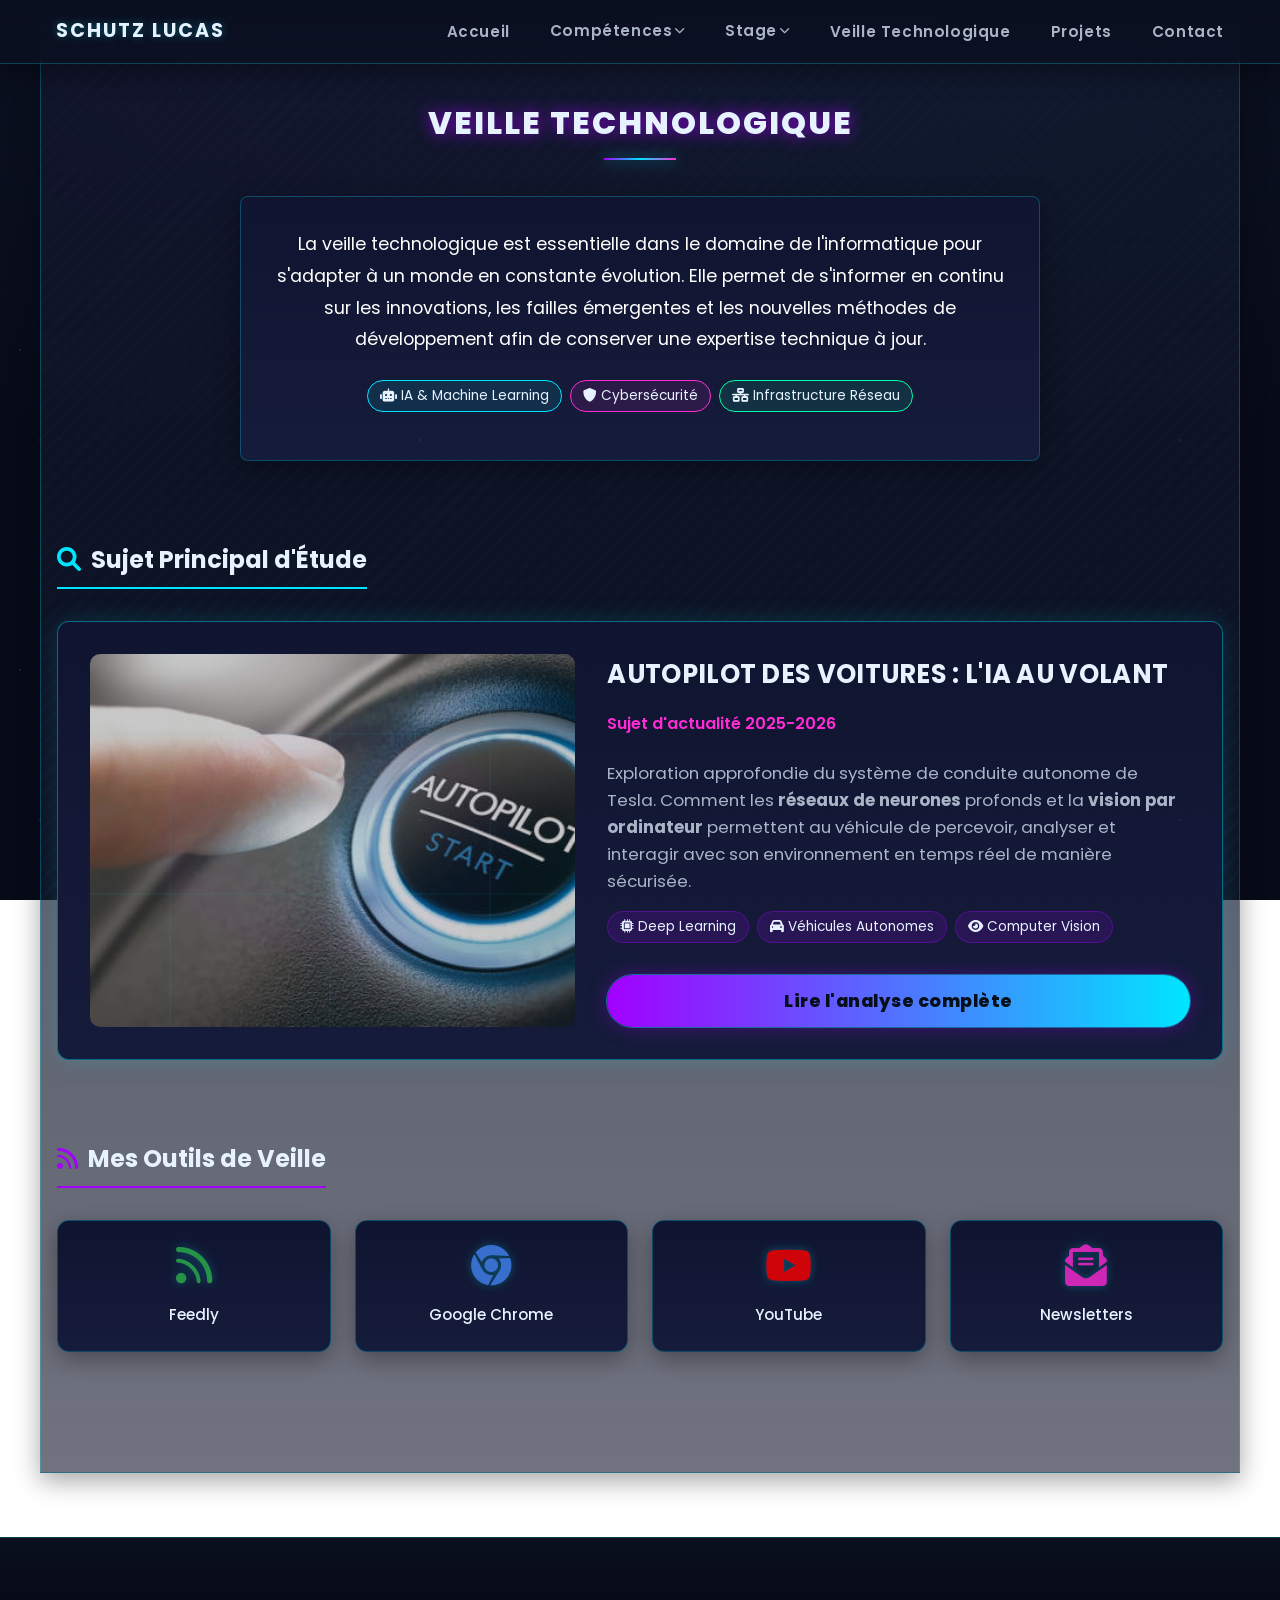
<file: veille.html>
<!DOCTYPE html>
<html lang="fr">

<head>
    <meta charset="UTF-8">
    <meta name="viewport" content="width=device-width, initial-scale=1.0">
    <title>Veille Technologique - Portfolio Schutz Lucas</title>
    <link rel="stylesheet" href="styles.css">
    <link href="https://fonts.googleapis.com/css2?family=Poppins:wght@300;400;500;600;700&display=swap" rel="stylesheet">
    <link rel="stylesheet" href="https://cdnjs.cloudflare.com/ajax/libs/font-awesome/6.0.0/css/all.min.css">
</head>

<body>
    <nav class="navbar">
        <div class="nav-content">
            <div class="logo">Schutz Lucas</div>
            <ul class="nav-links">
                <li><a href="index.html">Accueil</a></li>
                <li class="dropdown">
                    <a href="competences.html" class="dropbtn">Compétences <i class="fas fa-chevron-down"
                            style="font-size: 0.7em; margin-left: 3px;"></i></a>
                    <div class="dropdown-content">
                        <a href="competences.html">Mes Compétences</a>
                        <a href="tableau.html">Tableau de Compétences</a>
                    </div>
                </li>
                <li class="dropdown">
                    <a href="stage2.html" class="dropbtn">Stage <i class="fas fa-chevron-down"
                            style="font-size: 0.7em; margin-left: 3px;"></i></a>
                    <div class="dropdown-content">
                        <a href="stage2.html">Stage 2ème année</a>
                        <a href="stage1.html">Stage 1ère année</a>
                    </div>
                </li>
                <li><a href="veille.html">Veille Technologique</a></li>
                <li><a href="projets.html">Projets</a></li>
                <li><a href="contact.html">Contact</a></li>
            </ul>
        </div>
    </nav>

    <main>
        <section class="section">
            <h2 style="text-shadow: 0 0 16px rgba(162, 0, 255, 0.8);">Veille Technologique</h2>
            
            <!-- Introduction Section -->
            <div class="about-content" style="margin-bottom: 4rem; background: linear-gradient(180deg, var(--panel), var(--panel-2)); border: 1px solid var(--border-color); border-radius: 8px; padding: 2rem; box-shadow: var(--shadow);">
                <p style="font-size: 1.1rem; color: #fff;">La veille technologique est essentielle dans le domaine de l'informatique pour s'adapter à un monde en constante évolution. Elle permet de s'informer en continu sur les innovations, les failles émergentes et les nouvelles méthodes de développement afin de conserver une expertise technique à jour.</p>
                <div class="veille-tags" style="justify-content: center; margin-top: 1.5rem;">
                    <span style="border-color: var(--accent-color); background: rgba(0, 229, 255, 0.1);"><i class="fas fa-robot"></i> IA & Machine Learning</span>
                    <span style="border-color: var(--accent-pink); background: rgba(255, 43, 214, 0.1);"><i class="fas fa-shield-alt"></i> Cybersécurité</span>
                    <span style="border-color: var(--accent-green); background: rgba(0, 255, 163, 0.1);"><i class="fas fa-network-wired"></i> Infrastructure Réseau</span>
                </div>
            </div>

            <!-- Main Topic Section -->
            <h3 style="margin-top: 1rem; margin-bottom: 2rem; color: var(--text-color); border-bottom: 2px solid var(--accent-color); padding-bottom: 0.5rem; display: inline-block; font-size: 1.5rem;">
                <i class="fas fa-search" style="color: var(--accent-color); margin-right: 10px;"></i>Sujet Principal d'Étude
            </h3>

            <article class="veille-feature" style="box-shadow: 0 0 25px rgba(0, 229, 255, 0.15); border: 1px solid rgba(0, 229, 255, 0.4);">
                <div class="feature-media">
                    <!-- Image with hover zoom effect -->
                    <img src="images/autopilot.jpg" alt="Tesla Autopilot"
                        style="width: 100%; height: 100%; object-fit: cover; position: absolute; inset: 0; opacity: 0.8; transition: transform 0.5s ease;">
                </div>
                <div class="feature-content" style="display: flex; flex-direction: column;">
                    <h3 class="feature-title" style="font-size: 1.6rem; text-transform: uppercase;">Autopilot des voitures : L'IA au volant</h3>
                    <p class="date" style="color: var(--accent-pink); font-weight: 600; margin-top: 0.5rem;">Sujet d'actualité 2025-2026</p>
                    <p class="feature-desc" style="flex-grow: 1; margin-top: 1.5rem; font-size: 1.05rem;">
                        Exploration approfondie du système de conduite autonome de Tesla. Comment les <strong>réseaux de neurones</strong> profonds et la <strong>vision par ordinateur</strong> permettent au véhicule de percevoir, analyser et interagir avec son environnement en temps réel de manière sécurisée.
                    </p>
                    <div class="veille-tags" style="margin-top: auto; margin-bottom: 2rem;">
                        <span><i class="fas fa-microchip"></i> Deep Learning</span>
                        <span><i class="fas fa-car"></i> Véhicules Autonomes</span>
                        <span><i class="fas fa-eye"></i> Computer Vision</span>
                    </div>
                    <a href="veille_privee.html" class="btn-primary" style="text-align: center; text-decoration: none; padding: 12px; margin-bottom: 0;">Lire l'analyse complète</a>
                </div>
            </article>

            <!-- Tools Section -->
            <h3 style="margin-top: 5rem; margin-bottom: 2rem; color: var(--text-color); border-bottom: 2px solid var(--accent-purple); padding-bottom: 0.5rem; display: inline-block; font-size: 1.5rem;">
                <i class="fas fa-rss" style="color: var(--accent-purple); margin-right: 10px;"></i>Mes Outils de Veille
            </h3>
            
            <div class="skills-grid" style="grid-template-columns: repeat(auto-fit, minmax(130px, 1fr)); gap: 1.5rem;">
                <div class="skill-item" title="Feedly">
                    <i class="fas fa-rss" style="color: #2bb24c;"></i>
                    <span style="margin-top: 0.5rem;">Feedly</span>
                </div>
                <div class="skill-item" title="Google Chrome">
                    <i class="fab fa-chrome" style="color: #4285F4;"></i>
                    <span style="margin-top: 0.5rem;">Google Chrome</span>
                </div>
                <div class="skill-item" title="YouTube">
                    <i class="fab fa-youtube" style="color: #ff0000;"></i>
                    <span style="margin-top: 0.5rem;">YouTube</span>
                </div>
                <div class="skill-item" title="Newsletters">
                    <i class="fas fa-envelope-open-text" style="color: var(--accent-pink);"></i>
                    <span style="margin-top: 0.5rem;">Newsletters</span>
                </div>
            </div>

        </section>
    </main>

    <footer>
    </footer>
</body>

</html>
</file>
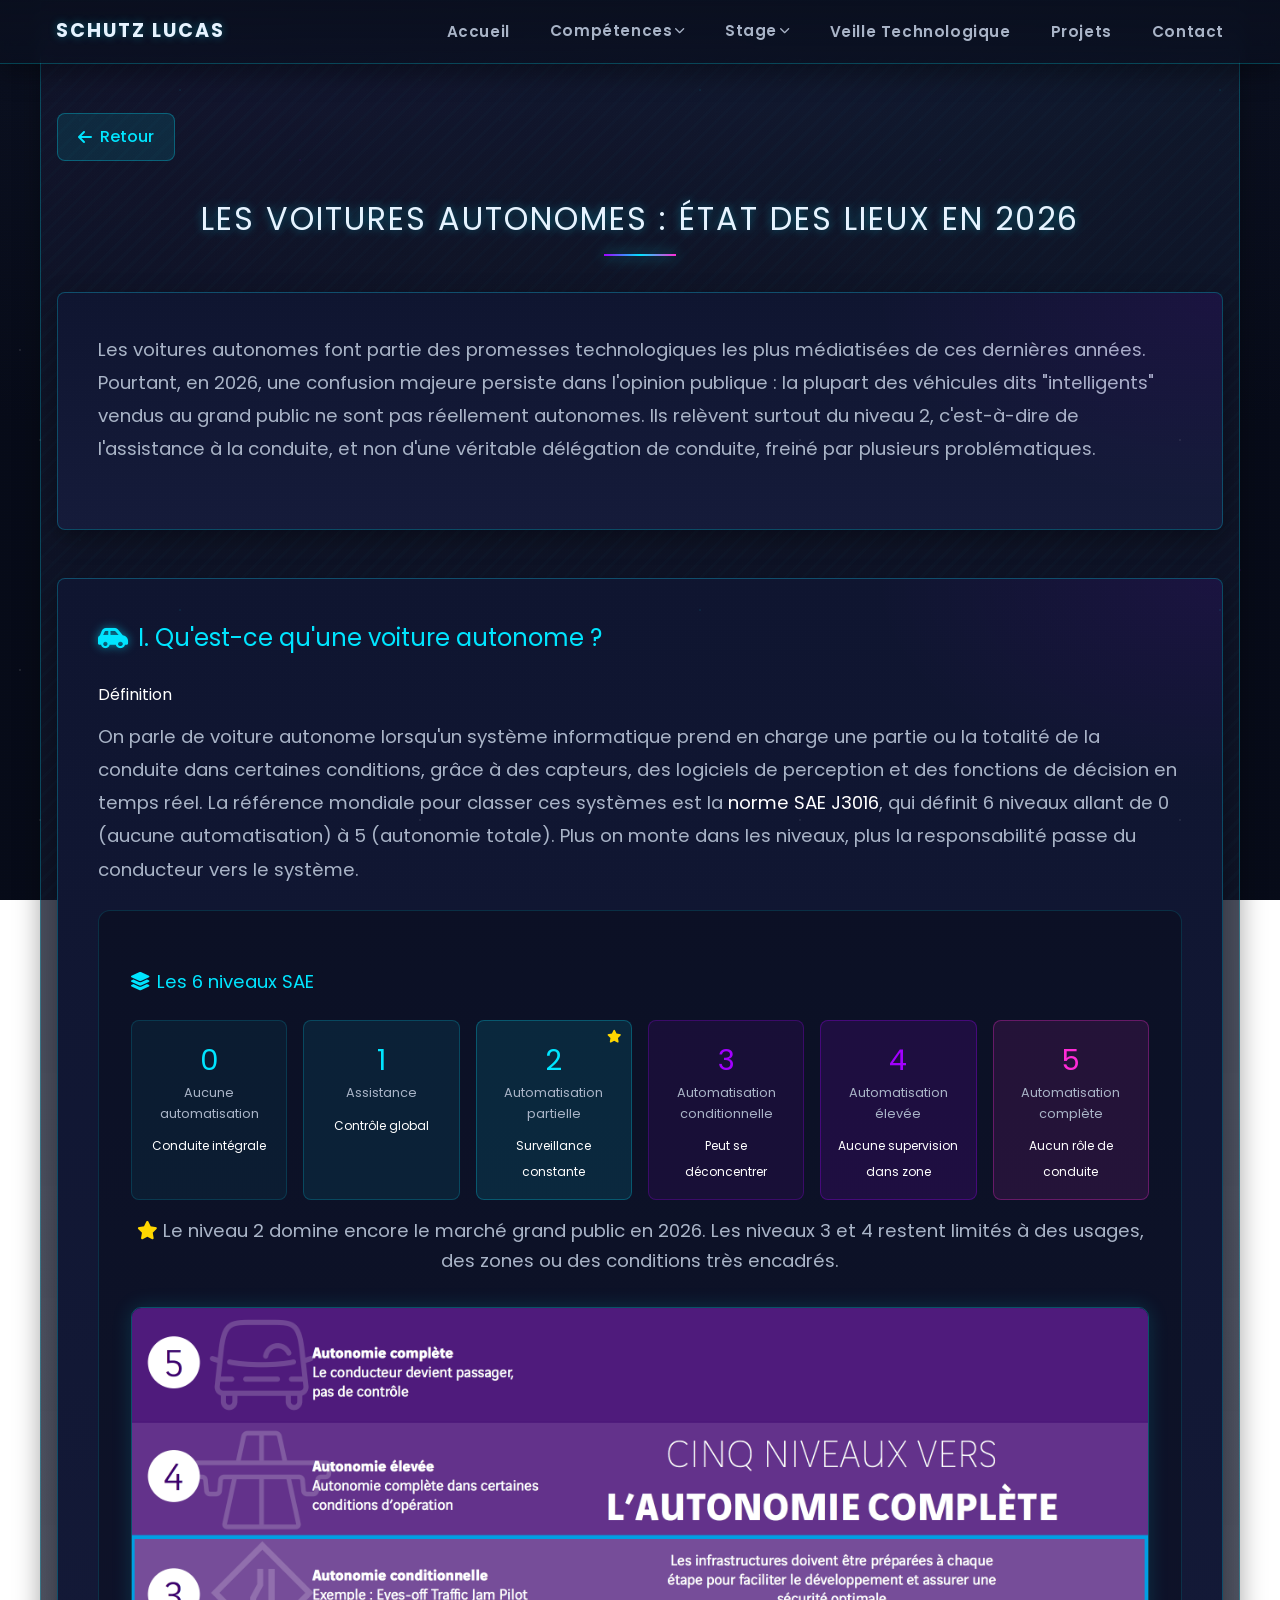
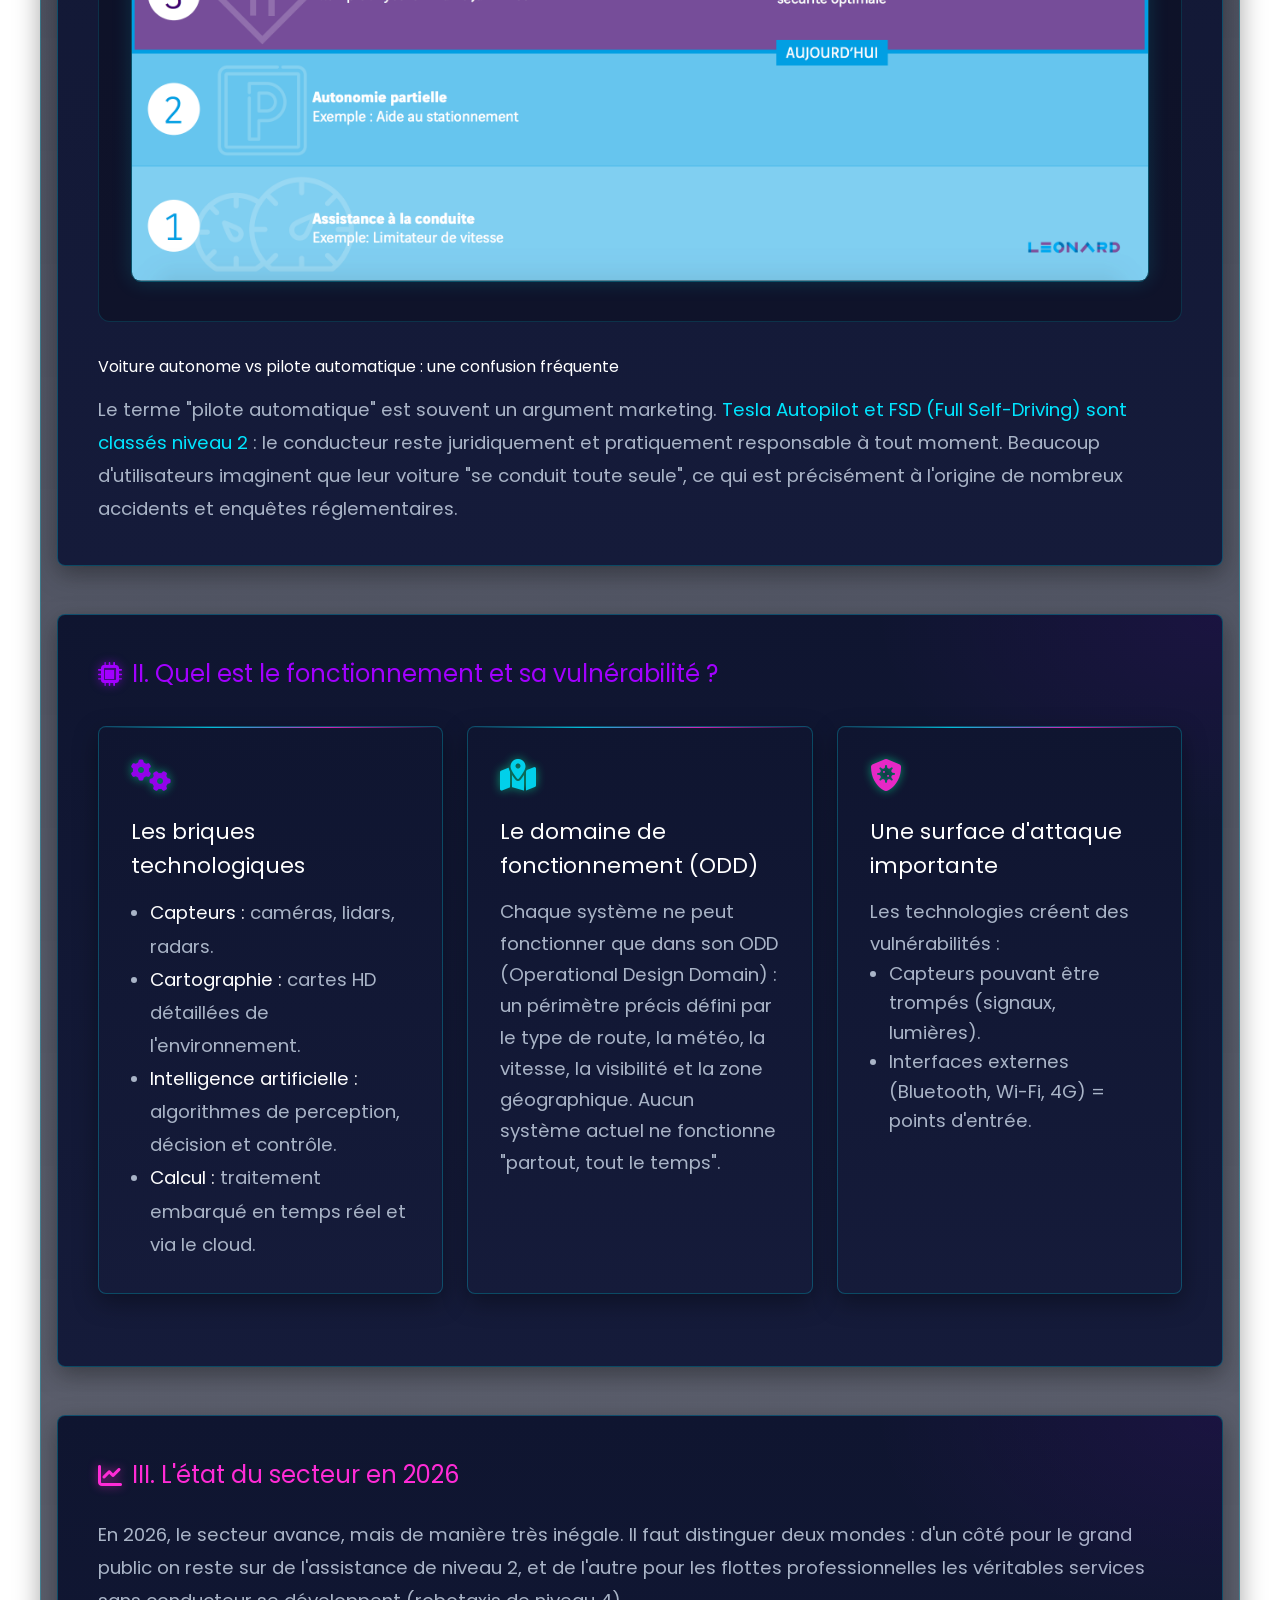
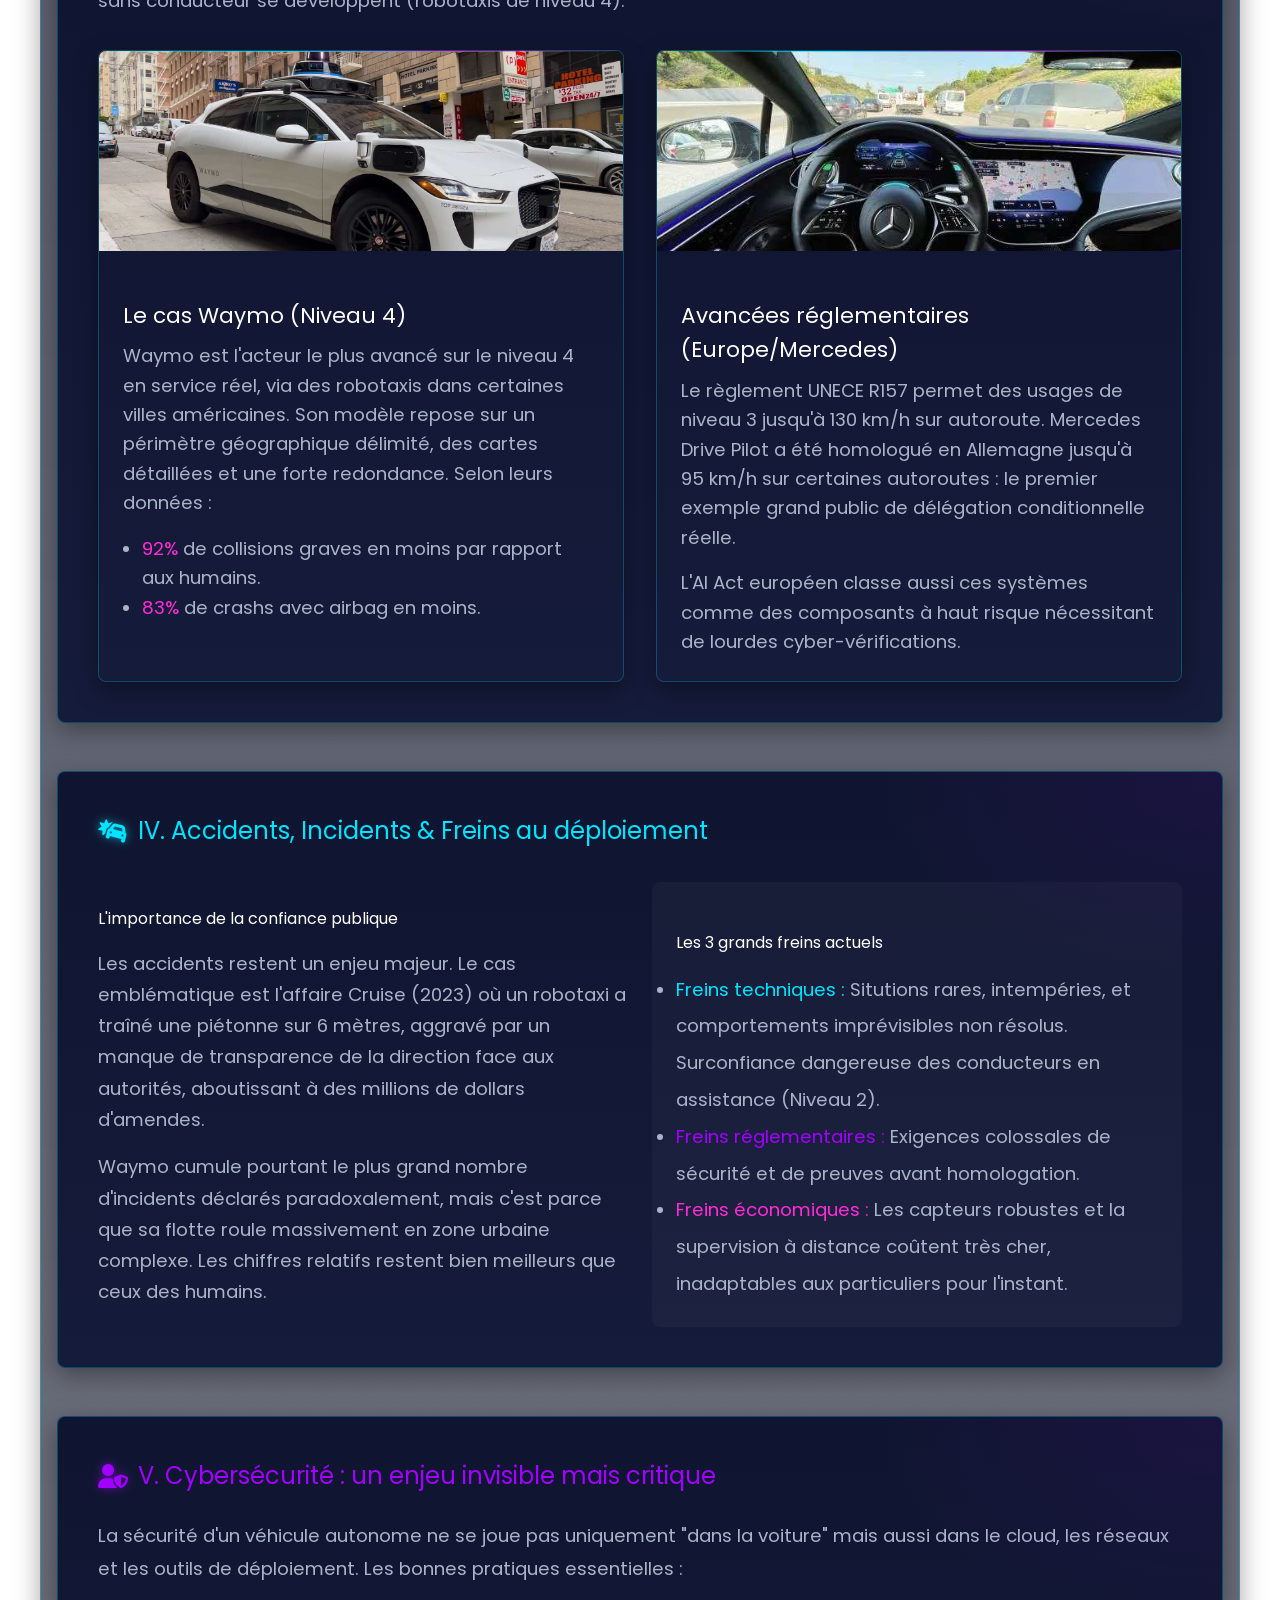
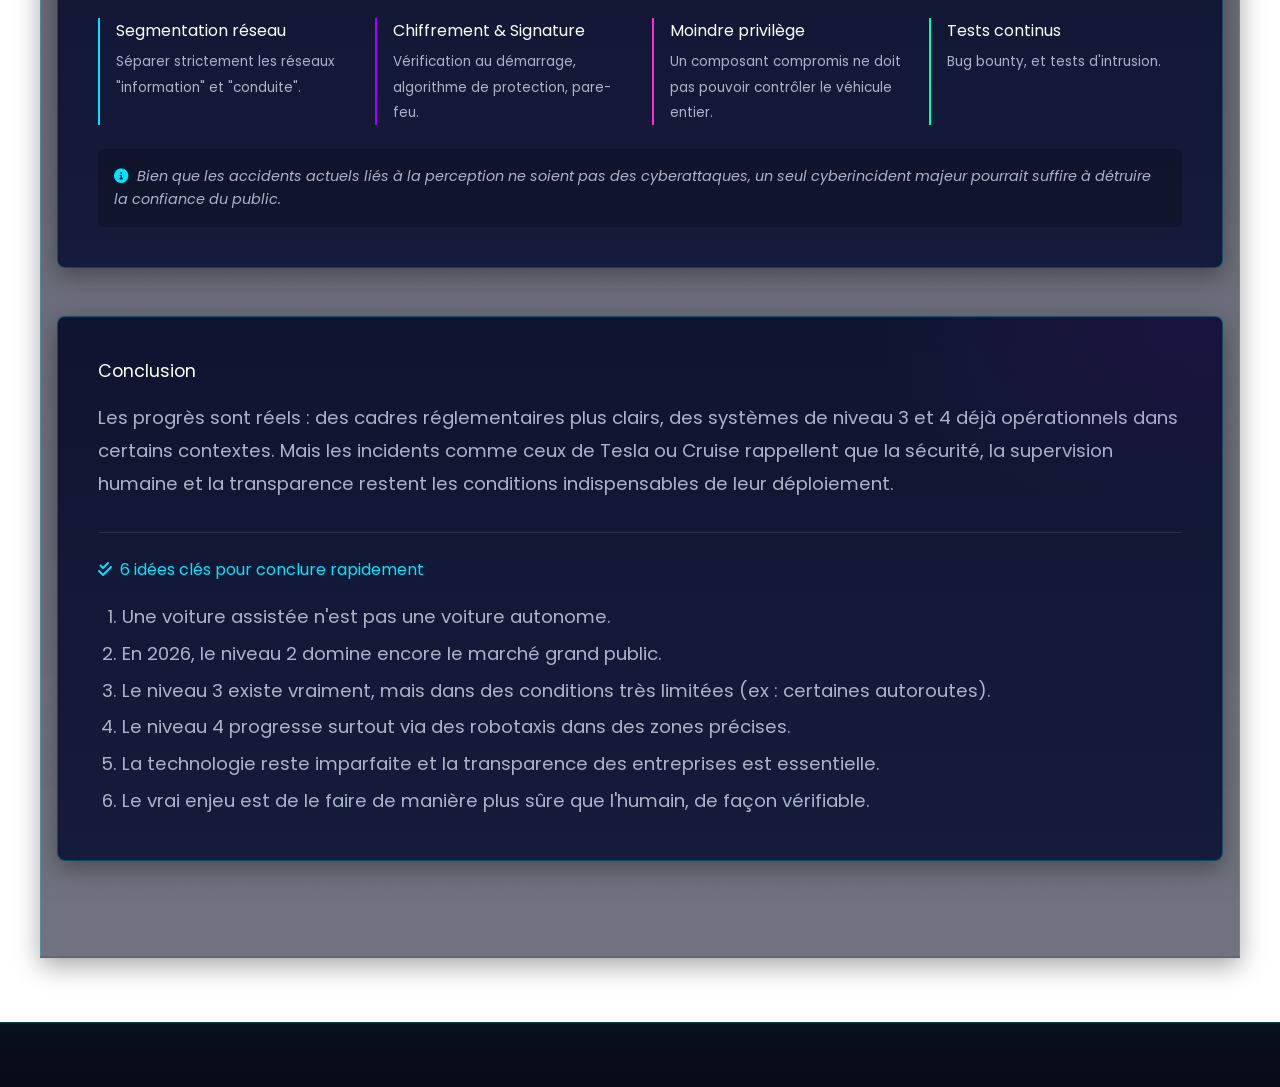
<file: veille_privee.html>
<!DOCTYPE html>
<html lang="fr">

<head>
    <meta charset="UTF-8">
    <meta name="viewport" content="width=device-width, initial-scale=1.0">
    <title>Veille Technologique - Les Voitures Autonomes 2026</title>
    <link rel="stylesheet" href="styles.css">
    <link href="https://fonts.googleapis.com/css2?family=Poppins:wght@300;400;500;600;700&display=swap"
        rel="stylesheet">
    <link rel="stylesheet" href="https://cdnjs.cloudflare.com/ajax/libs/font-awesome/6.0.0/css/all.min.css">
    <style>
        .stage-content p,
        .stage-content li {
            font-size: 1.15rem !important;
        }

        .stage-content .portfolio-card h4 {
            font-size: 1.35rem !important;
        }
    </style>
</head>

<body>
    <nav class="navbar">
        <div class="nav-content">
            <div class="logo">Schutz Lucas</div>
            <ul class="nav-links">
                <li><a href="index.html">Accueil</a></li>
                <li class="dropdown">
                    <a href="competences.html" class="dropbtn">Compétences <i class="fas fa-chevron-down"
                            style="font-size: 0.7em; margin-left: 3px;"></i></a>
                    <div class="dropdown-content">
                        <a href="competences.html">Mes Compétences</a>
                        <a href="tableau.html">Tableau de Compétences</a>
                    </div>
                </li>
                <li class="dropdown">
                    <a href="stage2.html" class="dropbtn">Stage <i class="fas fa-chevron-down"
                            style="font-size: 0.7em; margin-left: 3px;"></i></a>
                    <div class="dropdown-content">
                        <a href="stage2.html">Stage 2ème année</a>
                        <a href="stage1.html">Stage 1ère année</a>
                    </div>
                </li>
                <li><a href="veille.html">Veille Technologique</a></li>
                <li><a href="projets.html">Projets</a></li>
                <li><a href="contact.html">Contact</a></li>
            </ul>
        </div>
    </nav>

    <main>
        <section class="section">
            <a href="veille.html" class="btn-retour"><i class="fas fa-arrow-left"></i> Retour</a>
            <h2 style="font-weight: normal;">Les voitures autonomes : état des lieux en 2026</h2>

            <!-- Introduction -->
            <div class="stage-content" style="margin-bottom: 3rem;">
                <p style="color: var(--text-dim); line-height: 1.8; margin-bottom: 1.5rem;">
                    Les voitures autonomes font partie des promesses technologiques les plus médiatisées de ces
                    dernières années. Pourtant, en 2026, une confusion majeure persiste dans l'opinion publique : la
                    plupart des véhicules dits "intelligents" vendus au grand public ne sont pas réellement autonomes.
                    Ils relèvent surtout du niveau 2,
                    c'est-à-dire de l'assistance à la conduite, et non d'une véritable délégation de conduite, freiné
                    par plusieurs problématiques.
                </p>
            </div>

            <!-- SECTION I : QU'EST-CE QU'UNE VOITURE AUTONOME -->
            <div class="stage-content" style="margin-bottom: 3rem;">
                <h3
                    style="font-size: 1.5rem; color: var(--accent-color); margin-bottom: 1.5rem; display: flex; align-items: center; gap: 10px; font-weight: normal;">
                    <i class="fas fa-car-side" style="text-shadow: 0 0 10px rgba(0, 229, 255, 0.6);"></i>
                    I. Qu'est-ce qu'une voiture autonome ?
                </h3>

                <h4 style="color: #fff; margin-bottom: 0.8rem; font-weight: normal;">Définition</h4>
                <p style="color: var(--text-dim); line-height: 1.8; margin-bottom: 1.5rem;">
                    On parle de voiture autonome lorsqu'un système informatique prend en charge une partie ou la
                    totalité de la conduite dans certaines conditions, grâce à des capteurs, des logiciels de perception
                    et des fonctions de décision en temps réel. La référence mondiale pour classer ces systèmes est la
                    <span style="color: #fff;">norme SAE J3016</span>, qui définit 6 niveaux allant de 0 (aucune
                    automatisation) à 5 (autonomie totale). Plus on monte dans les niveaux, plus la responsabilité passe
                    du conducteur vers le système.
                </p>

                <!-- Niveaux d'autonomie -->
                <div
                    style="background: rgba(0, 0, 0, 0.25); border-radius: 12px; padding: 2rem; border: 1px solid rgba(0, 229, 255, 0.15); margin-bottom: 2rem;">
                    <h4
                        style="color: var(--accent-color); margin-bottom: 1.5rem; font-size: 1.15rem; font-weight: normal;">
                        <i class="fas fa-layer-group" style="margin-right: 8px;"></i>Les 6 niveaux SAE
                    </h4>
                    <div style="display: grid; grid-template-columns: repeat(auto-fit, minmax(140px, 1fr)); gap: 1rem;">
                        <!-- 0 -->
                        <div
                            style="background: rgba(0, 229, 255, 0.05); border: 1px solid rgba(0, 229, 255, 0.15); border-radius: 8px; padding: 1rem; text-align: center;">
                            <span
                                style="display: block; font-size: 1.8rem; color: var(--accent-color); font-weight: normal;">0</span>
                            <span
                                style="color: var(--text-dim); font-size: 0.8rem; display: block; margin-bottom: 0.5rem;">Aucune
                                automatisation</span>
                            <span style="color: #fff; font-size: 0.75rem;">Conduite intégrale</span>
                        </div>
                        <!-- 1 -->
                        <div
                            style="background: rgba(0, 229, 255, 0.08); border: 1px solid rgba(0, 229, 255, 0.2); border-radius: 8px; padding: 1rem; text-align: center;">
                            <span
                                style="display: block; font-size: 1.8rem; color: var(--accent-color); font-weight: normal;">1</span>
                            <span
                                style="color: var(--text-dim); font-size: 0.8rem; display: block; margin-bottom: 0.5rem;">Assistance</span>
                            <span style="color: #fff; font-size: 0.75rem;">Contrôle global</span>
                        </div>
                        <!-- 2 -->
                        <div
                            style="background: rgba(0, 229, 255, 0.11); border: 1px solid rgba(0, 229, 255, 0.25); border-radius: 8px; padding: 1rem; text-align: center; position: relative;">
                            <i class="fas fa-star"
                                style="color: #ffd700; position: absolute; top: 10px; right: 10px; font-size: 0.8rem;"></i>
                            <span
                                style="display: block; font-size: 1.8rem; color: var(--accent-color); font-weight: normal;">2</span>
                            <span
                                style="color: var(--text-dim); font-size: 0.8rem; display: block; margin-bottom: 0.5rem;">Automatisation
                                partielle</span>
                            <span style="color: #fff; font-size: 0.75rem;">Surveillance constante</span>
                        </div>
                        <!-- 3 -->
                        <div
                            style="background: rgba(162, 0, 255, 0.08); border: 1px solid rgba(162, 0, 255, 0.25); border-radius: 8px; padding: 1rem; text-align: center;">
                            <span
                                style="display: block; font-size: 1.8rem; color: var(--accent-purple); font-weight: normal;">3</span>
                            <span
                                style="color: var(--text-dim); font-size: 0.8rem; display: block; margin-bottom: 0.5rem;">Automatisation
                                conditionnelle</span>
                            <span style="color: #fff; font-size: 0.75rem;">Peut se déconcentrer</span>
                        </div>
                        <!-- 4 -->
                        <div
                            style="background: rgba(162, 0, 255, 0.12); border: 1px solid rgba(162, 0, 255, 0.3); border-radius: 8px; padding: 1rem; text-align: center;">
                            <span
                                style="display: block; font-size: 1.8rem; color: var(--accent-purple); font-weight: normal;">4</span>
                            <span
                                style="color: var(--text-dim); font-size: 0.8rem; display: block; margin-bottom: 0.5rem;">Automatisation
                                élevée</span>
                            <span style="color: #fff; font-size: 0.75rem;">Aucune supervision dans zone</span>
                        </div>
                        <!-- 5 -->
                        <div
                            style="background: rgba(255, 43, 214, 0.1); border: 1px solid rgba(255, 43, 214, 0.3); border-radius: 8px; padding: 1rem; text-align: center;">
                            <span
                                style="display: block; font-size: 1.8rem; color: var(--accent-pink); font-weight: normal;">5</span>
                            <span
                                style="color: var(--text-dim); font-size: 0.8rem; display: block; margin-bottom: 0.5rem;">Automatisation
                                complète</span>
                            <span style="color: #fff; font-size: 0.75rem;">Aucun rôle de conduite</span>
                        </div>
                    </div>
                    <p style="color: var(--text-dim); font-size: 1.05rem; margin-top: 1rem; text-align: center;">
                        <i class="fas fa-star" style="color: #ffd700;"></i> Le niveau 2
                        domine encore le marché grand public en 2026. Les niveaux 3 et 4 restent limités à
                        des usages, des zones ou des conditions très encadrés.
                    </p>
                    <div style="margin-top: 2rem; text-align: center;">
                        <img src="images/Niveaux-autonomie.png" alt="Les 6 niveaux d'autonomie (SAE International)"
                            style="max-width: 100%; height: auto; border-radius: 10px; box-shadow: 0 0 20px rgba(0, 229, 255, 0.15); border: 1px solid rgba(0, 229, 255, 0.3);">
                    </div>
                </div>

                <h4 style="color: #fff; margin-bottom: 0.8rem; font-weight: normal;">Voiture autonome vs pilote
                    automatique : une confusion fréquente</h4>
                <p style="color: var(--text-dim); line-height: 1.8;">
                    Le terme "pilote automatique" est souvent un argument marketing. <span
                        style="color: var(--accent-color);">Tesla Autopilot et FSD (Full Self-Driving) sont classés
                        niveau 2</span> : le conducteur reste juridiquement et pratiquement responsable à tout moment.
                    Beaucoup d'utilisateurs imaginent que leur voiture "se conduit toute seule", ce qui est précisément
                    à l'origine de nombreux accidents et enquêtes réglementaires.
                </p>
            </div>

            <!-- SECTION II : COMMENT ÇA FONCTIONNE -->
            <div class="stage-content" style="margin-bottom: 3rem;">
                <h3
                    style="font-size: 1.5rem; color: var(--accent-purple); margin-bottom: 1.5rem; display: flex; align-items: center; gap: 10px; font-weight: normal;">
                    <i class="fas fa-microchip" style="text-shadow: 0 0 10px rgba(162, 0, 255, 0.6);"></i>
                    II. Quel est le fonctionnement et sa vulnérabilité ?
                </h3>

                <div class="portfolio-grid"
                    style="grid-template-columns: repeat(auto-fit, minmax(280px, 1fr)); gap: 1.5rem; margin-bottom: 2rem;">
                    <div class="portfolio-card">
                        <i class="fas fa-cogs"
                            style="font-size: 2rem; color: var(--accent-purple); display: block; margin-bottom: 1rem;"></i>
                        <h4 style="color: #fff; margin-bottom: 0.8rem; font-weight: normal;">Les briques technologiques
                        </h4>
                        <ul style="color: var(--text-dim); font-size: 0.92rem; line-height: 1.8; padding-left: 1.2rem;">
                            <li><span style="color: #fff;">Capteurs :</span> caméras, lidars, radars.</li>
                            <li><span style="color: #fff;">Cartographie :</span> cartes HD détaillées de
                                l'environnement.</li>
                            <li><span style="color: #fff;">Intelligence artificielle :</span> algorithmes de perception,
                                décision et contrôle.</li>
                            <li><span style="color: #fff;">Calcul :</span> traitement embarqué en temps réel et via le
                                cloud.</li>
                        </ul>
                    </div>
                    <div class="portfolio-card">
                        <i class="fas fa-map-marked-alt"
                            style="font-size: 2rem; color: var(--accent-color); display: block; margin-bottom: 1rem;"></i>
                        <h4 style="color: #fff; margin-bottom: 0.8rem; font-weight: normal;">Le domaine de
                            fonctionnement (ODD)</h4>
                        <p style="color: var(--text-dim); font-size: 0.92rem; line-height: 1.7;">
                            Chaque système ne peut fonctionner que dans son ODD (Operational Design Domain) : un
                            périmètre précis défini par le type de route, la météo, la
                            vitesse, la visibilité et la zone géographique. Aucun système actuel ne fonctionne "partout,
                            tout le temps".
                        </p>
                    </div>
                    <div class="portfolio-card">
                        <i class="fas fa-shield-virus"
                            style="font-size: 2rem; color: var(--accent-pink); display: block; margin-bottom: 1rem;"></i>
                        <h4 style="color: #fff; margin-bottom: 0.8rem; font-weight: normal;">Une surface d'attaque
                            importante</h4>
                        <p style="color: var(--text-dim); font-size: 0.92rem; line-height: 1.7;">
                            Les technologies créent des vulnérabilités :
                        </p>
                        <ul style="color: var(--text-dim); font-size: 0.85rem; line-height: 1.6; padding-left: 1.2rem;">
                            <li>Capteurs pouvant être trompés (signaux, lumières).</li>
                            <li>Interfaces externes (Bluetooth, Wi-Fi, 4G) = points d'entrée.</li>
                        </ul>
                    </div>
                </div>
            </div>

            <!-- SECTION III : ETAT DU SECTEUR 2026 -->
            <div class="stage-content" style="margin-bottom: 3rem;">
                <h3
                    style="font-size: 1.5rem; color: var(--accent-pink); margin-bottom: 1.5rem; display: flex; align-items: center; gap: 10px; font-weight: normal;">
                    <i class="fas fa-chart-line" style="text-shadow: 0 0 10px rgba(255, 43, 214, 0.6);"></i>
                    III. L'état du secteur en 2026
                </h3>

                <p style="color: var(--text-dim); line-height: 1.8; margin-bottom: 2rem;">
                    En 2026, le secteur avance, mais de manière très inégale. Il faut distinguer deux mondes : d'un côté
                    pour le grand public on reste sur de l'assistance de niveau 2, et de l'autre pour les flottes
                    professionnelles les
                    véritables services sans conducteur se développent (robotaxis de niveau 4).
                </p>

                <div class="portfolio-grid"
                    style="grid-template-columns: repeat(auto-fit, minmax(300px, 1fr)); gap: 2rem;">
                    <!-- Waymo -->
                    <div class="portfolio-card"
                        style="padding: 0; overflow: hidden; display: flex; flex-direction: column;">
                        <img src="images/waymo.jpg" alt="Véhicule Waymo"
                            style="width: 100%; height: 200px; object-fit: cover;">
                        <div style="padding: 1.5rem; flex-grow: 1;">
                            <h4 style="color: #fff; font-size: 1.2rem; margin-bottom: 0.5rem; font-weight: normal;">Le
                                cas Waymo (Niveau 4)</h4>
                            <p style="color: var(--text-dim); font-size: 0.95rem; line-height: 1.6;">
                                Waymo est l'acteur le plus avancé sur le niveau 4 en service réel, via des robotaxis
                                dans certaines villes américaines. Son modèle repose sur un périmètre géographique
                                délimité, des cartes détaillées et une forte redondance. Selon leurs données :
                            </p>
                            <ul
                                style="color: var(--text-dim); font-size: 0.9rem; line-height: 1.6; padding-left: 1.2rem; margin-top: 1rem;">
                                <li><span style="color: var(--accent-pink);">92%</span> de collisions graves en moins
                                    par rapport aux humains.</li>
                                <li><span style="color: var(--accent-pink);">83%</span> de crashs avec airbag en moins.
                                </li>
                            </ul>
                        </div>
                    </div>

                    <!-- Mercedes -->
                    <div class="portfolio-card"
                        style="padding: 0; overflow: hidden; display: flex; flex-direction: column;">
                        <img src="images/autopilot-mercedes.jpg" alt="Mercedes Drive Pilot"
                            style="width: 100%; height: 200px; object-fit: cover;">
                        <div style="padding: 1.5rem; flex-grow: 1;">
                            <h4 style="color: #fff; font-size: 1.2rem; margin-bottom: 0.5rem; font-weight: normal;">
                                Avancées réglementaires (Europe/Mercedes)</h4>
                            <p style="color: var(--text-dim); font-size: 0.95rem; line-height: 1.6;">
                                Le règlement UNECE R157 permet des usages de niveau 3 jusqu'à 130 km/h sur autoroute.
                                Mercedes Drive Pilot a été homologué en Allemagne
                                jusqu'à 95 km/h sur certaines autoroutes : le premier exemple grand public de délégation
                                conditionnelle réelle.
                            </p>
                            <p style="color: var(--text-dim); font-size: 0.95rem; line-height: 1.6; margin-top: 1rem;">
                                L'AI Act européen classe aussi ces systèmes comme des composants à haut risque
                                nécessitant de lourdes cyber-vérifications.
                            </p>
                        </div>
                    </div>
                </div>


            </div>

            <!-- SECTION IV : ACCIDENTS ET INCIDENTS / FREINS -->
            <div class="stage-content" style="margin-bottom: 3rem;">
                <h3
                    style="font-size: 1.5rem; color: var(--accent-color); margin-bottom: 1.5rem; display: flex; align-items: center; gap: 10px; font-weight: normal;">
                    <i class="fas fa-car-crash" style="text-shadow: 0 0 10px rgba(0, 229, 255, 0.6);"></i>
                    IV. Accidents, Incidents & Freins au déploiement
                </h3>

                <div class="portfolio-grid" style="grid-template-columns: 1fr 1fr; gap: 1.5rem;">
                    <!-- Cruise & Waymo data -->
                    <div>
                        <h4 style="color: #fff; margin-bottom: 1rem; font-weight: normal;">L'importance de la confiance
                            publique</h4>
                        <p style="color: var(--text-dim); line-height: 1.7; font-size: 0.95rem;">
                            Les accidents restent un enjeu majeur. Le cas emblématique est l'affaire Cruise (2023) où un
                            robotaxi a traîné une piétonne sur 6
                            mètres, aggravé par un manque de transparence de la direction face aux autorités,
                            aboutissant à des millions de dollars d'amendes.
                        </p>
                        <p style="color: var(--text-dim); line-height: 1.7; font-size: 0.95rem; margin-top: 1rem;">
                            Waymo cumule pourtant le plus grand nombre d'incidents déclarés paradoxalement, mais c'est
                            parce que sa flotte roule massivement en zone urbaine complexe. Les chiffres relatifs
                            restent bien meilleurs que ceux des humains.
                        </p>
                    </div>

                    <!-- Freins -->
                    <div style="background: rgba(255, 255, 255, 0.03); padding: 1.5rem; border-radius: 8px;">
                        <h4 style="color: #fff; margin-bottom: 1rem; font-weight: normal;">Les 3 grands freins actuels
                        </h4>
                        <ul style="color: var(--text-dim); font-size: 0.95rem; line-height: 2;">
                            <li><span style="color: var(--accent-color);">Freins techniques :</span> Situtions rares,
                                intempéries, et comportements imprévisibles non résolus. Surconfiance dangereuse des
                                conducteurs en assistance (Niveau 2).</li>
                            <li><span style="color: var(--accent-purple);">Freins réglementaires :</span> Exigences
                                colossales de sécurité et de preuves avant homologation.</li>
                            <li><span style="color: var(--accent-pink);">Freins économiques :</span> Les capteurs
                                robustes et la supervision à distance coûtent très cher, inadaptables aux particuliers
                                pour l'instant.</li>
                        </ul>
                    </div>
                </div>
            </div>

            <!-- SECTION VI : CYBERSECURITE -->
            <div class="stage-content" style="margin-bottom: 3rem;">
                <h3
                    style="font-size: 1.5rem; color: var(--accent-purple); margin-bottom: 1.5rem; display: flex; align-items: center; gap: 10px; font-weight: normal;">
                    <i class="fas fa-user-shield" style="text-shadow: 0 0 10px rgba(162, 0, 255, 0.6);"></i>
                    V. Cybersécurité : un enjeu invisible mais critique
                </h3>

                <p style="color: var(--text-dim); line-height: 1.8; margin-bottom: 1.5rem;">
                    La sécurité d'un véhicule autonome ne se joue pas uniquement "dans la voiture" mais aussi dans le
                    cloud, les réseaux et les outils de déploiement. Les bonnes pratiques essentielles :
                </p>
                <div class="portfolio-grid"
                    style="grid-template-columns: repeat(auto-fit, minmax(200px, 1fr)); gap: 1.5rem;">
                    <div style="border-left: 2px solid var(--accent-color); padding-left: 1rem;">
                        <span style="color: #fff; display: block; margin-bottom: 0.3rem;">Segmentation réseau</span>
                        <span style="color: var(--text-dim); font-size: 0.85rem;">Séparer strictement les réseaux
                            "information" et "conduite".</span>
                    </div>
                    <div style="border-left: 2px solid var(--accent-purple); padding-left: 1rem;">
                        <span style="color: #fff; display: block; margin-bottom: 0.3rem;">Chiffrement & Signature</span>
                        <span style="color: var(--text-dim); font-size: 0.85rem;"> Vérification au démarrage, algorithme
                            de protection, pare-feu.</span>
                    </div>
                    <div style="border-left: 2px solid var(--accent-pink); padding-left: 1rem;">
                        <span style="color: #fff; display: block; margin-bottom: 0.3rem;">Moindre privilège</span>
                        <span style="color: var(--text-dim); font-size: 0.85rem;">Un composant compromis ne doit pas
                            pouvoir contrôler le véhicule entier.</span>
                    </div>
                    <div style="border-left: 2px solid var(--accent-green); padding-left: 1rem;">
                        <span style="color: #fff; display: block; margin-bottom: 0.3rem;">Tests continus</span>
                        <span style="color: var(--text-dim); font-size: 0.85rem;">Bug bounty, et tests
                            d'intrusion.</span>
                    </div>
                </div>

                <div
                    style="margin-top: 1.5rem; background: rgba(0, 0, 0, 0.2); padding: 1rem; border-radius: 6px; font-style: italic; color: var(--text-dim); font-size: 0.9rem;">
                    <i class="fas fa-info-circle" style="color: var(--accent-color); margin-right: 5px;"></i> Bien que
                    les accidents actuels liés à la perception ne soient pas des cyberattaques, un seul cyberincident
                    majeur pourrait suffire à détruire la confiance du public.
                </div>
            </div>

            <!-- Conclusion & À retenir -->
            <div class="stage-content"
                style="background: linear-gradient(180deg, var(--panel), var(--panel-2)); border: 1px solid var(--border-color);">
                <h3 style="color: #fff; margin-bottom: 1rem; font-weight: normal;">Conclusion</h3>
                <p style="color: var(--text-dim); line-height: 1.8; margin-bottom: 2rem;">
                    Les progrès sont réels : des cadres réglementaires plus clairs, des systèmes de niveau 3 et 4 déjà
                    opérationnels dans certains contextes. Mais les incidents comme ceux de Tesla ou Cruise rappellent
                    que la sécurité, la supervision humaine et la transparence restent les conditions indispensables de
                    leur déploiement.
                </p>

                <h4
                    style="color: var(--accent-color); margin-bottom: 1rem; border-top: 1px solid rgba(255,255,255,0.1); padding-top: 1.5rem; font-weight: normal;">
                    <i class="fas fa-check-double" style="margin-right: 8px;"></i>6 idées clés pour conclure rapidement
                </h4>
                <ol
                    style="color: var(--text-dim); font-size: 0.95rem; line-height: 2; padding-left: 1.5rem; margin-bottom: 0;">
                    <li>Une voiture assistée n'est pas une voiture autonome.</li>
                    <li>En 2026, le niveau 2 domine encore le marché grand public.</li>
                    <li>Le niveau 3 existe vraiment, mais dans des conditions très limitées (ex : certaines autoroutes).
                    </li>
                    <li>Le niveau 4 progresse surtout via des robotaxis dans des zones précises.</li>
                    <li>La technologie reste imparfaite et la transparence des entreprises est essentielle.</li>
                    <li>Le vrai enjeu est de le faire de manière plus sûre que l'humain, de façon vérifiable.</li>
                </ol>
            </div>

        </section>
    </main>

    <footer></footer>
</body>

</html>
</file>
<file: styles.css>
﻿:root {
    /* Palette Néon Arcade */
    --primary-color: #0a0f1e;
    /* fond spatial */
    --secondary-color: #11162a;
    --accent-color: #00e5ff;
    /* cyan néon */
    --accent-purple: #a200ff;
    /* violet néon */
    --accent-pink: #ff2bd6;
    /* rose néon */
    --accent-green: #00ffa3;
    /* vert néon */
    --text-color: #e6f3ff;
    /* texte clair */
    --text-dim: #a9b4c7;
    --panel: #0f1530;
    /* panneaux */
    --panel-2: #151b3a;
    --border-color: rgba(0, 229, 255, 0.25);
    --shadow: 0 8px 24px rgba(0, 0, 0, 0.35);
}

* {
    margin: 0;
    padding: 0;
    box-sizing: border-box;
}

body {
    font-family: 'Poppins', system-ui, -apple-system, Segoe UI, Roboto, Ubuntu, 'Helvetica Neue', Arial, sans-serif;
    line-height: 1.6;
    color: var(--text-color);
    background: radial-gradient(1200px 600px at 50% -10%, #1b2554 0%, var(--primary-color) 60%, #070b18 100%);
    background-attachment: fixed;
    text-rendering: optimizeLegibility;
}

/* Effet CRT léger + scanlines */
body::before {
    content: '';
    position: fixed;
    inset: 0;
    pointer-events: none;
    background: repeating-linear-gradient(to bottom,
            rgba(255, 255, 255, 0.03) 0px,
            rgba(255, 255, 255, 0.03) 1px,
            transparent 2px,
            transparent 3px);
    mix-blend-mode: soft-light;
    opacity: 0.35;
    z-index: 0;
}

/* Grain subtil */
body::after {
    content: '';
    position: fixed;
    inset: 0;
    pointer-events: none;
    background-image: radial-gradient(rgba(255, 255, 255, 0.04) 1px, transparent 1px);
    background-size: 3px 3px;
    opacity: 0.18;
    z-index: 0;
}

/* Ciel étoilé global (sans HTML additionnel) */
html::before {
    content: '';
    position: fixed;
    inset: 0;
    pointer-events: none;
    z-index: 0;
    background-image:
        radial-gradient(1px 1px at 20px 30px, rgba(255, 255, 255, 0.9), transparent),
        radial-gradient(1px 1px at 80px 120px, rgba(0, 229, 255, 0.9), transparent),
        radial-gradient(1px 1px at 200px 50px, rgba(162, 0, 255, 0.9), transparent),
        radial-gradient(1px 1px at 60px 80px, rgba(255, 255, 255, 0.7), transparent),
        radial-gradient(1px 1px at 160px 40px, rgba(0, 229, 255, 0.7), transparent),
        radial-gradient(1px 1px at 260px 140px, rgba(162, 0, 255, 0.7), transparent);
    background-size: 320px 320px, 420px 420px, 520px 520px, 360px 360px, 460px 460px, 560px 560px;
    animation: starfield-drift 140s linear infinite;
    opacity: 0.35;
    background-attachment: fixed;
}

@keyframes starfield-drift {
    from {
        transform: translateY(0);
    }

    to {
        transform: translateY(-240px);
    }
}

/* Seconde couche d'étoiles + scintillement */
html::after {
    content: '';
    position: fixed;
    inset: 0;
    pointer-events: none;
    z-index: 0;
    background-image:
        radial-gradient(1px 1px at 40px 60px, rgba(255, 255, 255, 0.9), transparent),
        radial-gradient(1px 1px at 180px 90px, rgba(0, 229, 255, 0.9), transparent),
        radial-gradient(1px 1px at 300px 160px, rgba(162, 0, 255, 0.9), transparent);
    background-size: 380px 380px, 520px 520px, 640px 640px;
    animation: starfield-drift-2 200s linear infinite, twinkle 4.5s ease-in-out infinite alternate;
    opacity: 0.28;
    background-attachment: fixed;
}

@keyframes starfield-drift-2 {
    from {
        transform: translateY(0);
    }

    to {
        transform: translateY(-320px);
    }
}

@keyframes twinkle {
    from {
        opacity: 0.18;
    }

    to {
        opacity: 0.35;
    }
}

/* Navigation */
.navbar {
    position: fixed;
    top: 0;
    width: 100%;
    background: linear-gradient(180deg, rgba(10, 15, 30, 0.95) 0%, rgba(10, 15, 30, 0.75) 100%);
    box-shadow: 0 0 0 1px var(--border-color), 0 12px 24px rgba(0, 0, 0, 0.35);
    z-index: 1000;
    backdrop-filter: blur(6px) saturate(120%);
}

.nav-content {
    max-width: 1200px;
    margin: 0 auto;
    padding: 1rem;
    display: flex;
    justify-content: space-between;
    align-items: center;
}

.logo {
    font-size: 1.2rem;
    font-weight: 700;
    color: var(--text-color);
    letter-spacing: 2px;
    text-transform: uppercase;
    text-shadow: 0 0 8px rgba(0, 229, 255, 0.35);
}

.nav-links {
    display: flex;
    list-style: none;
    gap: 2.5rem;
}

.nav-links a {
    text-decoration: none;
    color: var(--text-dim);
    font-weight: 600;
    font-size: 0.95rem;
    letter-spacing: 0.6px;
    transition: color 0.2s ease, text-shadow 0.2s ease;
    position: relative;
}

.nav-links a::after {
    content: '';
    position: absolute;
    width: 0;
    height: 2px;
    bottom: -6px;
    left: 0;
    background: linear-gradient(90deg, var(--accent-purple), var(--accent-color));
    box-shadow: 0 0 12px var(--accent-color);
    transition: width 0.25s ease;
}

.nav-links a:hover {
    color: var(--text-color);
    text-shadow: 0 0 8px rgba(0, 229, 255, 0.6);
}

.nav-links a:hover::after {
    width: 100%;
}

/* Hero Section */
.hero {
    height: 100vh;
    background:
        radial-gradient(800px 400px at 50% 0%, rgba(162, 0, 255, 0.25), transparent 70%),
        linear-gradient(135deg, #0b1028 0%, #0a0f1e 60%);
    display: flex;
    align-items: center;
    justify-content: center;
    text-align: center;
    color: var(--text-color);
    padding: 0 1rem;
    position: relative;
    overflow: hidden;
}

/* Halos déjà intégrés via .hero::before/.hero::after */

.hero-full {
    min-height: 100vh;
}

.hero-description {
    max-width: 700px;
    margin: 1.25rem auto 0;
    color: var(--autumn-light);
    opacity: 0.95;
}

/* Hero photo */
.hero-photo {
    position: absolute;
    top: 14%;
    display: flex;
    width: 100%;
    justify-content: center;
    z-index: 1;
}

.hero-photo img {
    width: 160px;
    height: 160px;
    object-fit: cover;
    border-radius: 50%;
    border: 4px solid var(--autumn-light);
    box-shadow: var(--shadow);
}

.hero::before {
    content: '';
    position: absolute;
    inset: 0;
    background:
        radial-gradient(1000px 600px at 50% -20%, rgba(0, 229, 255, 0.12), transparent 70%),
        radial-gradient(1200px 700px at 50% 120%, rgba(255, 43, 214, 0.08), transparent 70%);
    opacity: 1;
    z-index: 1;
}

.hero::after {
    content: '';
    position: absolute;
    inset: 0;
    background: url('data:image/svg+xml,<svg width="160" height="160" viewBox="0 0 160 160" xmlns="http://www.w3.org/2000/svg"><g stroke="rgba(0,229,255,0.08)" stroke-width="1" fill="none"><rect x="10" y="10" width="140" height="140"/><path d="M0,80 L160,80 M80,0 L80,160"/></g></svg>');
    opacity: 0.9;
    animation: slow-pan 48s linear infinite;
    z-index: 1;
}

@keyframes slow-pan {
    from {
        background-position: 0 0;
    }

    to {
        background-position: 160px 160px;
    }
}

@keyframes rotate {
    from {
        transform: rotate(0deg);
    }

    to {
        transform: rotate(360deg);
    }
}

.hero-content h1 {
    font-size: 3rem;
    margin-bottom: 1rem;
    font-weight: 800;
    letter-spacing: 2px;
    text-transform: uppercase;
    text-shadow:
        0 0 12px rgba(0, 229, 255, 0.6),
        0 0 32px rgba(162, 0, 255, 0.35);
    position: relative;
    z-index: 2;
}

.hero-content p {
    font-size: 1.15rem;
    opacity: 0.9;
    color: var(--text-dim);
    position: relative;
    z-index: 2;
}

/* Icons */
.hero-icons {
    margin-top: 2.5rem;
    display: flex;
    justify-content: center;
    gap: 2rem;
}

.hero-icons i {
    font-size: 2rem;
    color: var(--accent-color);
    text-shadow: 0 0 12px rgba(0, 229, 255, 0.65);
    opacity: 0.9;
    transition: transform 0.3s ease, opacity 0.3s ease, filter 0.3s ease;
}

.hero-icons i:hover {
    transform: translateY(-5px);
    opacity: 1;
}

/* Sections */
.section {
    padding: 6rem 1rem;
    max-width: 1200px;
    margin: 0 auto;
    position: relative;
    overflow: hidden;
    background:
        linear-gradient(180deg, rgba(17, 22, 42, 0.8), rgba(17, 22, 42, 0.6));
    border: 1px solid var(--border-color);
    box-shadow: var(--shadow);
}

.section::after {
    content: '';
    position: absolute;
    inset: 0;
    z-index: -1;
    background-image: repeating-linear-gradient(-45deg,
            rgba(0, 229, 255, 0.06) 0px,
            rgba(0, 229, 255, 0.06) 3px,
            transparent 3px,
            transparent 12px);
    animation: stripes-move 24s linear infinite;
    background-attachment: fixed;
}

@keyframes stripes-move {
    from {
        background-position: 0 0;
    }

    to {
        background-position: 200px 0;
    }
}

.section::before {
    content: '';
    position: absolute;
    inset: 0;
    background: radial-gradient(600px 600px at 10% 0%, rgba(162, 0, 255, 0.08), transparent 70%),
        radial-gradient(800px 600px at 90% 0%, rgba(0, 229, 255, 0.08), transparent 70%);
    opacity: 1;
    z-index: -1;
}

.section h2 {
    font-size: 2rem;
    margin-bottom: 3rem;
    text-align: center;
    color: var(--text-color);
    font-weight: 800;
    letter-spacing: 2px;
    text-transform: uppercase;
    position: relative;
    display: block;
    width: fit-content;
    margin-left: auto;
    margin-right: auto;
    text-shadow: 0 0 10px rgba(0, 229, 255, 0.4);
}

.section h2::after {
    content: '';
    position: absolute;
    bottom: -12px;
    left: 50%;
    transform: translateX(-50%);
    width: 72px;
    height: 2px;
    background: linear-gradient(90deg, var(--accent-purple), var(--accent-color), var(--accent-pink));
    box-shadow: 0 0 14px rgba(0, 229, 255, 0.7);
}

/* About Section */
.about-content {
    text-align: center;
    max-width: 800px;
    margin: 0 auto;
    font-size: 1.05rem;
    color: var(--text-dim);
}

.about-content p {
    margin-bottom: 1.5rem;
    line-height: 1.8;
}

/* Portfolio Grid */
.portfolio-grid {
    display: grid;
    grid-template-columns: repeat(auto-fit, minmax(280px, 1fr));
    gap: 2rem;
    margin-top: 2rem;
}

.portfolio-card {
    background: linear-gradient(180deg, var(--panel), var(--panel-2));
    border-radius: 8px;
    padding: 2rem;
    box-shadow: var(--shadow);
    text-decoration: none;
    color: var(--text-color);
    transition: transform 0.25s ease, box-shadow 0.25s ease, border-color 0.25s ease;
    border: 1px solid var(--border-color);
    position: relative;
    overflow: hidden;
}

.portfolio-card:hover {
    transform: translateY(-4px);
    box-shadow: 0 0 0 1px rgba(0, 229, 255, 0.25), 0 18px 40px rgba(0, 0, 0, 0.45);
    border-color: rgba(0, 229, 255, 0.45);
}

.portfolio-card::before {
    content: '';
    position: absolute;
    top: -1px;
    right: -1px;
    left: -1px;
    height: 2px;
    background: linear-gradient(90deg, transparent, var(--accent-color), var(--accent-pink), transparent);
    opacity: 0.8;
}

.portfolio-card h3 {
    color: var(--text-color);
    margin-bottom: 1rem;
    font-size: 1.2rem;
    font-weight: 700;
    letter-spacing: 0.5px;
}

.portfolio-card i {
    font-size: 2rem;
    color: var(--accent-green);
    margin-bottom: 1rem;
    opacity: 0.9;
    text-shadow: 0 0 10px rgba(0, 255, 163, 0.6);
    transition: transform 0.3s ease, filter 0.3s ease;
}

.portfolio-card:hover i {
    transform: scale(1.1);
}

/* CV Section */
.cv-content {
    background: linear-gradient(180deg, var(--panel), var(--panel-2));
    border-radius: 8px;
    padding: 2.5rem;
    box-shadow: var(--shadow);
    border: 1px solid var(--border-color);
    position: relative;
    overflow: hidden;
}

.cv-content::before {
    content: '';
    position: absolute;
    inset: 0;
    background: radial-gradient(500px 300px at 0% 0%, rgba(0, 229, 255, 0.08), transparent 70%);
    pointer-events: none;
}

.cv-info h3 {
    color: var(--text-color);
    margin: 2rem 0 1rem;
    font-size: 1.1rem;
    font-weight: 700;
    letter-spacing: 0.4px;
}

.cv-info h3:first-child {
    margin-top: 0;
}

.cv-info ul {
    list-style-position: inside;
    margin-left: 1rem;
    color: var(--text-dim);
}

/* Skills grid */
.skills-grid {
    display: grid;
    grid-template-columns: repeat(auto-fit, minmax(160px, 1fr));
    gap: 2rem;
    margin-bottom: 1.5rem;
}

.skill-item {
    background: linear-gradient(180deg, var(--panel), var(--panel-2));
    border: 1px solid var(--border-color);
    border-radius: 12px;
    padding: 1.5rem;
    display: flex;
    flex-direction: column;
    align-items: center;
    justify-content: center;
    gap: 0.5rem;
    box-shadow: var(--shadow);
}

.skill-item i {
    font-size: 2.6rem;
    color: var(--accent-color);
    text-shadow: 0 0 10px rgba(0, 229, 255, 0.35);
    opacity: 0.8;
    transition: opacity 0.2s ease, filter 0.2s ease, transform 0.2s ease;
}

.skill-item svg {
    filter: drop-shadow(0 0 6px rgba(0, 229, 255, 0.25));
    opacity: 0.85;
    transition: opacity 0.2s ease, filter 0.2s ease, transform 0.2s ease;
}

.skill-item:hover i,
.skill-item:hover svg {
    opacity: 1;
    filter: drop-shadow(0 0 10px rgba(0, 229, 255, 0.5));
    transform: translateY(-2px);
}

.skill-item span {
    font-weight: 500;
    font-size: 0.95rem;
}

/* Stage Section */
.stage-content {
    background: linear-gradient(180deg, var(--panel), var(--panel-2));
    border-radius: 8px;
    padding: 2.5rem;
    box-shadow: var(--shadow);
    border: 1px solid var(--border-color);
    position: relative;
    overflow: hidden;
}

.stage-content::before {
    content: '';
    position: absolute;
    inset: 0;
    background: radial-gradient(500px 300px at 100% 0%, rgba(162, 0, 255, 0.08), transparent 70%);
}

.stage-content h3 {
    color: var(--text-color);
    margin: 2rem 0 1rem;
    font-size: 1.1rem;
    font-weight: 700;
}

.stage-content h3:first-child {
    margin-top: 0;
}

.stage-content h4 {
    margin: 1.5rem 0 0.5rem;
    color: var(--text-color);
    font-weight: 500;
}

.stage-logo {
    max-width: 120px;
    height: auto;
    border-radius: 8px;
    box-shadow: 0 4px 12px rgba(0, 0, 0, 0.3);
    display: block;
    float: right;
    margin-left: 1.5rem;
}

/* Veille Section */
.veille-content {
    display: grid;
    grid-template-columns: repeat(auto-fit, minmax(300px, 1fr));
    gap: 2rem;
}

.veille-item {
    background: linear-gradient(180deg, var(--panel), var(--panel-2));
    border-radius: 8px;
    padding: 2rem;
    box-shadow: var(--shadow);
    border: 1px solid var(--border-color);
    position: relative;
    overflow: hidden;
}

.veille-item::before {
    content: '';
    position: absolute;
    top: -1px;
    right: -1px;
    left: -1px;
    height: 2px;
    background: linear-gradient(90deg, transparent, var(--accent-purple), var(--accent-color), transparent);
}

.veille-item h3 {
    color: var(--text-color);
    margin-bottom: 1rem;
    font-size: 1.1rem;
    font-weight: 700;
}

.veille-tags {
    display: flex;
    gap: 0.5rem;
    margin: 1rem 0;
    flex-wrap: wrap;
}

.veille-tags span {
    background: rgba(162, 0, 255, 0.15);
    padding: 0.25rem 0.75rem;
    border-radius: 16px;
    font-size: 0.85rem;
    color: var(--text-color);
    border: 1px solid rgba(162, 0, 255, 0.35);
}

.veille-link {
    display: inline-block;
    color: var(--accent-color);
    text-decoration: none;
    margin-top: 1rem;
    font-weight: 600;
    font-size: 0.95rem;
}

.veille-feature {
    display: grid;
    grid-template-columns: 1fr 1.2fr;
    gap: 2rem;
    background: linear-gradient(180deg, var(--panel), var(--panel-2));
    border: 1px solid var(--border-color);
    border-radius: 12px;
    padding: 2rem;
    box-shadow: var(--shadow);
    position: relative;
}

.feature-media {
    background: radial-gradient(280px 180px at 50% 50%, rgba(0, 229, 255, 0.2), rgba(162, 0, 255, 0.15) 60%, transparent 70%),
        linear-gradient(135deg, #11162a, #0f1530);
    border-radius: 10px;
    position: relative;
    min-height: 220px;
    overflow: hidden;
}

.feature-media::after {
    content: '';
    position: absolute;
    inset: 0;
    background: url('data:image/svg+xml,<svg width="160" height="160" viewBox="0 0 160 160" xmlns="http://www.w3.org/2000/svg"><g stroke="rgba(0,229,255,0.08)" stroke-width="1" fill="none"><path d="M0,80 L160,80 M80,0 L80,160"/></g></svg>');
    animation: slow-pan 30s linear infinite;
}

.feature-badge {
    position: absolute;
    top: 12px;
    left: 12px;
    background: linear-gradient(90deg, var(--accent-purple), var(--accent-color));
    color: #081017;
    padding: 0.35rem 0.6rem;
    border-radius: 6px;
    font-size: 0.8rem;
    font-weight: 800;
    box-shadow: 0 0 0 1px rgba(0, 0, 0, 0.4), 0 0 18px rgba(0, 229, 255, 0.5);
}

.feature-title {
    color: var(--text-color);
    margin-bottom: 0.5rem;
    letter-spacing: 0.3px;
}

.feature-desc {
    color: var(--text-dim);
    margin: 0.75rem 0 1rem;
}

@media (max-width: 900px) {
    .veille-feature {
        grid-template-columns: 1fr;
    }
}

/* Contact */
.contact-wrapper {
    display: flex;
    flex-direction: column;
    align-items: center;
    gap: 2rem;
    max-width: 800px;
    margin: 0 auto;
}

.contact-form {
    background: linear-gradient(180deg, var(--panel), var(--panel-2));
    border: 1px solid var(--border-color);
    border-radius: 10px;
    padding: 2.5rem;
    box-shadow: var(--shadow);
    width: 100%;
}

.form-group {
    display: flex;
    flex-direction: column;
    margin-bottom: 1.5rem;
}

.form-group label {
    font-weight: 500;
    margin-bottom: 0.5rem;
    font-size: 1.05rem;
}

.form-group input,
.form-group textarea {
    padding: 1rem 1.25rem;
    border: 1px solid rgba(0, 229, 255, 0.25);
    border-radius: 8px;
    background: #0c122a;
    color: var(--text-color);
    font-family: inherit;
    outline: none;
    box-shadow: inset 0 0 0 1px rgba(0, 229, 255, 0.12);
    font-size: 1rem;
}

.form-group input:focus,
.form-group textarea:focus {
    box-shadow: 0 0 0 2px rgba(0, 229, 255, 0.35), inset 0 0 0 1px rgba(0, 229, 255, 0.25);
}

.btn-primary {
    background: linear-gradient(90deg, var(--accent-purple), var(--accent-color));
    color: #07101a;
    border: none;
    padding: 1rem 2rem;
    border-radius: 999px;
    cursor: pointer;
    font-weight: 800;
    letter-spacing: 0.5px;
    box-shadow: 0 0 0 1px rgba(0, 229, 255, 0.4), 0 0 20px rgba(162, 0, 255, 0.35);
    transition: transform 0.2s ease, box-shadow 0.2s ease;
    width: 100%;
    font-size: 1.1rem;
    margin-bottom: 2rem;
}

.btn-primary:hover {
    transform: translateY(-2px);
    box-shadow: 0 0 0 1px rgba(0, 229, 255, 0.6), 0 12px 28px rgba(162, 0, 255, 0.35);
}

.contact-actions {
    background: transparent;
    border: none;
    box-shadow: none;
    padding: 0;
    display: flex;
    flex-direction: row;
    gap: 2rem;
    align-items: center;
    justify-content: center;
    width: 100%;
}

.btn-linkedin,
.btn-github {
    background: linear-gradient(180deg, var(--panel), var(--panel-2));
    border: 1px solid var(--border-color);
    border-radius: 12px;
    padding: 1rem 2rem;
    display: flex;
    align-items: center;
    justify-content: center;
    gap: 0.8rem;
    box-shadow: var(--shadow);
    color: var(--text-color);
    text-decoration: none;
    font-weight: 600;
    transition: all 0.3s ease;
    min-width: 160px;
}

.btn-linkedin:hover,
.btn-github:hover {
    transform: translateY(-3px);
    box-shadow: 0 0 0 1px var(--accent-color), 0 8px 20px rgba(0, 229, 255, 0.25);
    background: linear-gradient(180deg, var(--panel-2), var(--panel));
}

.btn-linkedin svg,
.btn-github svg {
    width: 24px;
    height: 24px;
    color: var(--accent-color);
}

.contact-email a {
    color: var(--autumn-accent);
    text-decoration: none;
}

@media (max-width: 900px) {
    .contact-wrapper {
        width: 100%;
    }
}

.projet-card {
    background: linear-gradient(180deg, var(--panel), var(--panel-2));
    border-radius: 10px;
    padding: 2rem;
    box-shadow: var(--shadow);
    border: 1px solid var(--border-color);
    transition: transform 0.25s ease,
        box-shadow 0.25s ease,
        border-color 0.25s ease;
    position: relative;
    overflow: hidden;
}

.projet-card:hover {
    transform: translateY(-4px);
    box-shadow: 0 0 0 1px rgba(0, 229, 255, 0.25), 0 18px 40px rgba(0, 0, 0, 0.45);
    border-color: rgba(0, 229, 255, 0.45);
}

.projet-card::before {
    content: '';
    position: absolute;
    top: -1px;
    right: -1px;
    left: -1px;
    height: 2px;
    background: linear-gradient(90deg, transparent, var(--accent-pink), var(--accent-color), transparent);
}

.projet-tags {
    display: flex;
    gap: 0.5rem;
    margin-top: 1rem;
    flex-wrap: wrap;
}

.projet-tags span {
    background: rgba(0, 229, 255, 0.15);
    padding: 0.25rem 0.75rem;
    border-radius: 16px;
    font-size: 0.85rem;
    color: var(--text-color);
    border: 1px solid rgba(0, 229, 255, 0.35);
}

.projet-link {
    display: inline-block;
    color: var(--accent-color);
    text-decoration: none;
    margin-top: 1rem;
    font-weight: 700;
    font-size: 0.95rem;
}

/* Footer */
footer {
    background: linear-gradient(180deg, #0a0f1e, #070b18);
    color: var(--text-dim);
    text-align: center;
    padding: 2rem;
    margin-top: 4rem;
    font-size: 0.9rem;
    border-top: 1px solid var(--border-color);
}

/* Responsive Design */
@media (max-width: 768px) {
    .nav-content {
        flex-direction: column;
        gap: 1rem;
    }

    .nav-links {
        flex-direction: column;
        text-align: center;
        gap: 1rem;
    }

    .hero-content h1 {
        font-size: 2.2rem;
    }

    .section {
        padding: 4rem 1rem;
    }

    .portfolio-grid {
        grid-template-columns: 1fr;
    }

    .cv-content,
    .stage-content,
    .veille-item,
    .projet-card {
        padding: 1.5rem;
    }
}

/* Responsive additionnel */
@media (max-width: 1200px) {
    .section {
        padding: 5rem 1rem;
    }
}

@media (max-width: 1024px) {
    .nav-links {
        gap: 1.5rem;
    }

    .hero-content h1 {
        font-size: 2.4rem;
    }
}

@media (max-width: 600px) {
    .nav-links {
        gap: 0.75rem;
    }

    .nav-links a {
        font-size: 0.9rem;
    }

    .hero-photo img {
        width: 120px;
        height: 120px;
    }

    .hero-icons {
        gap: 1.25rem;
    }

    .skills-grid {
        grid-template-columns: repeat(auto-fit, minmax(110px, 1fr));
    }
}

@media (max-width: 420px) {
    .hero-content h1 {
        font-size: 1.8rem;
        letter-spacing: 1.2px;
    }

    .logo {
        font-size: 1rem;
    }
}

/* Réduction des animations si préférence utilisateur */
@media (prefers-reduced-motion: reduce) {
    * {
        animation-duration: 0.001ms !important;
        animation-iteration-count: 1 !important;
        transition-duration: 0.001ms !important;
        scroll-behavior: auto !important;
    }
}

/* Empêcher le scroll global sur la page d'accueil */
body:has(.hero.hero-full) {
    overflow: hidden;
}

/* Network Pattern */
.network-pattern {
    position: absolute;
    inset: 0;
    background: url('data:image/svg+xml,<svg width="140" height="140" viewBox="0 0 140 140" xmlns="http://www.w3.org/2000/svg"><g stroke="rgba(0,229,255,0.05)" stroke-width="1" fill="none"><rect x="10" y="10" width="120" height="120"/><path d="M0,70 L140,70 M70,0 L70,140"/></g></svg>');
    opacity: 0.6;
    z-index: 0;
    animation: slow-pan 40s linear infinite;
}

/* Icons */
.logo i {
    margin-right: 0.5rem;
    color: var(--accent-color);
}/* Dropdown menu */
.dropdown { position: relative; display: inline-block; z-index: 1000; }
.dropbtn { display: flex; align-items: center; }
.dropdown-content { display: none; position: absolute; background: linear-gradient(180deg, var(--panel), var(--panel-2)); min-width: 200px; box-shadow: 0 8px 16px rgba(0,0,0,0.5); z-index: 1001; border: 1px solid var(--border-color); border-radius: 8px; top: 100%; left: 0; overflow: hidden; padding: 0.5rem 0; }
.dropdown-content a { color: var(--text-dim); padding: 10px 16px; text-decoration: none; display: block; font-size: 0.9rem; transition: background 0.2s, color 0.2s; }
.dropdown-content a::after { display: none !important; }
.dropdown-content a:hover { background: rgba(0,229,255,0.1); color: var(--text-color); text-shadow: 0 0 8px rgba(0,229,255,0.6); }
.dropdown:hover .dropdown-content { display: block; }
.competences-table { width: 100%; border-collapse: collapse; margin-top: 1.5rem; color: var(--text-color); }
.competences-table th, .competences-table td { padding: 12px 15px; border: 1px solid rgba(0,229,255,0.2); text-align: left; }
.competences-table th { background: rgba(0,229,255,0.1); font-weight: 600; color: var(--accent-color); }
.competences-table tbody tr:nth-of-type(even) { background-color: rgba(255, 255, 255, 0.02); }
.competences-table tbody tr:hover { background-color: rgba(0,229,255,0.05); }

/* Bouton Retour */
.btn-retour {
    display: inline-flex;
    align-items: center;
    gap: 8px;
    background: rgba(0, 229, 255, 0.1);
    color: #00E5FF;
    padding: 10px 20px;
    border-radius: 8px;
    text-decoration: none;
    font-weight: 500;
    transition: all 0.3s ease;
    border: 1px solid rgba(0, 229, 255, 0.3);
    margin-bottom: 2rem;
    margin-top: 1rem;
}
.btn-retour:hover {
    background: rgba(0, 229, 255, 0.2);
    box-shadow: 0 0 15px rgba(0, 229, 255, 0.4);
    transform: translateY(-2px);
    color: #fff;
}
</file>
<file: site-projet/style.css>
:root {
    --primary: #0ea5e9;
    --primary-dark: #0284c7;
    --secondary: #3b82f6;
    --accent: #10b981;
    --dark: #0f172a;
    --dark-muted: #1e293b;
    --light: #f8fafc;
    --white: #ffffff;
    --text: #334155;
    --text-light: #64748b;
    --border: #e2e8f0;
    
    --font-heading: 'Outfit', sans-serif;
    --font-body: 'Inter', sans-serif;
    
    --transition: all 0.3s cubic-bezier(0.25, 0.8, 0.25, 1);
}

* {
    margin: 0;
    padding: 0;
    box-sizing: border-box;
}

html {
    scroll-behavior: smooth;
}

body {
    font-family: var(--font-body);
    color: var(--text);
    background-color: var(--light);
    line-height: 1.6;
    overflow-x: hidden;
}

/* Typography */
h1, h2, h3, h4, .logo-text {
    font-family: var(--font-heading);
    color: var(--dark);
}

.text-white { color: var(--white) !important; }

/* Utilities */
.container {
    max-width: 1200px;
    margin: 0 auto;
    padding: 0 2rem;
}

.section {
    padding: 6rem 0;
}

.bg-light { background-color: var(--white); }
.bg-dark { background-color: var(--dark); color: var(--light); }
.mt-4 { margin-top: 2rem; }
.mt-5 { margin-top: 3rem; }

.section-title {
    font-size: 2.5rem;
    font-weight: 800;
    margin-bottom: 1rem;
    text-align: center;
    position: relative;
    padding-bottom: 1rem;
}

.section-title::after {
    content: '';
    position: absolute;
    bottom: 0;
    left: 50%;
    transform: translateX(-50%);
    width: 60px;
    height: 4px;
    background: linear-gradient(90deg, var(--primary), var(--accent));
    border-radius: 2px;
}

.section-desc {
    text-align: center;
    color: var(--text-light);
    font-size: 1.125rem;
    max-width: 600px;
    margin: 0 auto 3rem;
}

/* Navbar */
#navbar {
    position: fixed;
    top: 0;
    left: 0;
    width: 100%;
    background: rgba(255, 255, 255, 0.85);
    backdrop-filter: blur(12px);
    -webkit-backdrop-filter: blur(12px);
    z-index: 1000;
    transition: var(--transition);
    border-bottom: 1px solid transparent;
}

#navbar.scrolled {
    background: rgba(255, 255, 255, 0.95);
    border-bottom: 1px solid var(--border);
    box-shadow: 0 4px 20px rgba(0,0,0,0.05);
}

.nav-container {
    display: flex;
    justify-content: space-between;
    align-items: center;
    height: 80px;
    max-width: 1200px;
    margin: 0 auto;
    padding: 0 2rem;
}

.logo-text {
    font-size: 2rem;
    font-weight: 800;
    letter-spacing: -1px;
}
.dot { color: var(--primary); }

.nav-links {
    display: flex;
    list-style: none;
    gap: 2rem;
}

.nav-links a {
    text-decoration: none;
    color: var(--text);
    font-weight: 500;
    font-size: 0.95rem;
    transition: var(--transition);
    position: relative;
}

.nav-links a:hover, .nav-links a.active {
    color: var(--primary);
}

/* Hero Section */
.hero {
    min-height: 100vh;
    display: flex;
    align-items: center;
    justify-content: center;
    position: relative;
    background: linear-gradient(135deg, #f0f9ff 0%, #e0f2fe 100%);
    overflow: hidden;
    padding-top: 80px;
}

.hero-content {
    text-align: center;
    max-width: 800px;
    z-index: 10;
    padding: 0 2rem;
}

.hero h1 {
    font-size: 4.5rem;
    line-height: 1.1;
    margin-bottom: 1.5rem;
    background: linear-gradient(90deg, var(--dark), var(--primary-dark));
    -webkit-background-clip: text;
    -webkit-text-fill-color: transparent;
}

.hero p {
    font-size: 1.5rem;
    color: var(--text);
    margin-bottom: 1rem;
}

.hero .subtitle {
    font-size: 1.125rem;
    color: var(--text-light);
    margin-bottom: 2.5rem;
}

.btn {
    display: inline-block;
    padding: 1rem 2rem;
    border-radius: 50px;
    font-weight: 600;
    text-decoration: none;
    transition: var(--transition);
    font-size: 1rem;
    cursor: pointer;
    border: none;
}

.btn-primary {
    background: var(--primary);
    color: var(--white);
    box-shadow: 0 4px 14px rgba(14, 165, 233, 0.4);
}

.btn-primary:hover {
    background: var(--primary-dark);
    transform: translateY(-2px);
    box-shadow: 0 6px 20px rgba(14, 165, 233, 0.6);
}

.btn-secondary {
    background: var(--white);
    color: var(--dark);
    margin-left: 1rem;
    box-shadow: 0 4px 14px rgba(0, 0, 0, 0.05);
}

.btn-secondary:hover {
    box-shadow: 0 6px 20px rgba(0, 0, 0, 0.1);
    transform: translateY(-2px);
}

/* Hero bg shapes for modern look */
.hero-bg-shapes .shape {
    position: absolute;
    filter: blur(80px);
    z-index: 1;
    opacity: 0.6;
}

.shape-1 {
    top: -10%;
    left: -10%;
    width: 500px;
    height: 500px;
    background: rgba(56, 189, 248, 0.4);
    border-radius: 50%;
}

.shape-2 {
    bottom: -10%;
    right: -10%;
    width: 600px;
    height: 600px;
    background: rgba(16, 185, 129, 0.2);
    border-radius: 50%;
}

/* Grid Layouts */
.grid-2 {
    display: grid;
    grid-template-columns: 1fr 1fr;
    gap: 2rem;
    margin-top: 3rem;
}

.grid-3 {
    display: grid;
    grid-template-columns: repeat(3, 1fr);
    gap: 2rem;
}

/* Cards & Info Boxes */
.text-card {
    background: var(--light);
    padding: 2.5rem;
    border-radius: 20px;
    box-shadow: 0 4px 20px rgba(0, 0, 0, 0.03);
    border: 1px solid rgba(0,0,0,0.02);
    transition: var(--transition);
}

.text-card:hover {
    transform: translateY(-5px);
    box-shadow: 0 10px 30px rgba(0, 0, 0, 0.08);
}

.text-card h3 {
    margin-bottom: 1rem;
    font-size: 1.5rem;
}

.text-card p {
    margin-bottom: 1rem;
    color: var(--text);
}

.info-box {
    background: linear-gradient(135deg, var(--primary), var(--secondary));
    color: var(--white);
    padding: 2rem;
    border-radius: 16px;
    text-align: center;
    font-size: 1.125rem;
    font-weight: 500;
    box-shadow: 0 10px 30px rgba(14, 165, 233, 0.2);
}

.mission-card {
    background: var(--white);
    padding: 3rem;
    border-radius: 20px;
    text-align: center;
    border-top: 5px solid var(--primary);
    box-shadow: 0 10px 40px rgba(0,0,0,0.05);
}

.mission-card h3 {
    font-size: 1.8rem;
    margin-bottom: 1rem;
    color: var(--primary);
}

.mission-card p {
    font-size: 1.25rem;
}

/* Stats */
.stats {
    display: flex;
    justify-content: space-between;
    margin-top: 2rem;
    padding-top: 2rem;
    border-top: 1px solid var(--border);
}

.stat-item {
    text-align: center;
}

.stat-number {
    display: block;
    font-size: 2.5rem;
    font-weight: 800;
    color: var(--primary);
    line-height: 1;
    font-family: var(--font-heading);
}

.stat-label {
    font-size: 0.875rem;
    color: var(--text-light);
    font-weight: 500;
}

/* Infrastructure Section */
.schema-container {
    width: 100%;
    max-width: 900px;
    margin: 3rem auto;
    border-radius: 20px;
    overflow: hidden;
    position: relative;
    box-shadow: 0 20px 50px rgba(0,0,0,0.3);
    border: 1px solid rgba(255,255,255,0.1);
}

.schema-img {
    width: 100%;
    height: auto;
    display: block;
    transition: transform 0.5s ease;
}

.schema-img:hover {
    transform: scale(1.02);
}

.schema-caption {
    position: absolute;
    bottom: 0;
    left: 0;
    width: 100%;
    padding: 1rem;
    background: rgba(15, 23, 42, 0.8);
    backdrop-filter: blur(5px);
    color: #fff;
    text-align: center;
    font-weight: 600;
    letter-spacing: 1px;
}

.infra-card {
    background: var(--dark-muted);
    border: 1px solid rgba(255,255,255,0.05);
    padding: 2.5rem 2rem;
    border-radius: 20px;
    transition: var(--transition);
}

.infra-card:hover {
    transform: translateY(-10px);
    border-color: var(--primary);
    box-shadow: 0 10px 40px rgba(14, 165, 233, 0.15);
}

.icon-box {
    width: 60px;
    height: 60px;
    background: rgba(14, 165, 233, 0.1);
    border-radius: 15px;
    display: flex;
    align-items: center;
    justify-content: center;
    margin-bottom: 1.5rem;
}

.icon {
    font-size: 1.8rem;
}

.infra-card h3 {
    color: var(--white);
    margin-bottom: 1.5rem;
    font-size: 1.4rem;
}

.feature-list {
    list-style: none;
}

.feature-list li {
    position: relative;
    padding-left: 1.5rem;
    margin-bottom: 1rem;
    color: #cbd5e1;
    font-size: 0.95rem;
}

.feature-list li::before {
    content: "•";
    color: var(--primary);
    font-size: 1.5rem;
    position: absolute;
    left: 0;
    top: -4px;
}

.subsection-title {
    font-size: 2rem;
    text-align: center;
    margin-bottom: 2rem;
}

/* Table */
.vlan-table-wrapper {
    overflow-x: auto;
    background: var(--dark-muted);
    border-radius: 16px;
    border: 1px solid rgba(255,255,255,0.05);
}

.vlan-table {
    width: 100%;
    border-collapse: collapse;
    color: #f8fafc;
}

.vlan-table th, .vlan-table td {
    padding: 1.25rem 1.5rem;
    text-align: left;
}

.vlan-table th {
    background: rgba(0,0,0,0.2);
    font-weight: 600;
    color: var(--primary);
    text-transform: uppercase;
    font-size: 0.85rem;
    letter-spacing: 1px;
}

.vlan-table tr {
    border-bottom: 1px solid rgba(255,255,255,0.05);
}

.vlan-table tr:last-child {
    border-bottom: none;
}

.vlan-table tbody tr:hover {
    background: rgba(255,255,255,0.02);
}

/* Timeline */
.timeline {
    position: relative;
    max-width: 800px;
    margin: 4rem auto 0;
    padding-left: 2rem;
}

.timeline::before {
    content: '';
    position: absolute;
    top: 0;
    left: 31px;
    height: 100%;
    width: 2px;
    background: var(--border);
}

.timeline-item {
    position: relative;
    margin-bottom: 3rem;
    padding-left: 3rem;
}

.timeline-item:last-child {
    margin-bottom: 0;
}

.timeline-dot {
    position: absolute;
    left: -11px;
    top: 5px;
    width: 24px;
    height: 24px;
    border-radius: 50%;
    display: flex;
    align-items: center;
    justify-content: center;
    font-size: 0.75rem;
    font-weight: bold;
    z-index: 2;
    background: var(--white);
    border: 3px solid var(--border);
    color: var(--text-light);
}

.timeline-item.completed .timeline-dot {
    border-color: var(--accent);
    color: var(--accent);
    background: #ecfdf5;
}

.timeline-item.pending .timeline-dot {
    border-color: var(--primary);
    color: var(--primary);
    background: #f0f9ff;
}

.timeline-content {
    background: var(--white);
    padding: 1.5rem;
    border-radius: 12px;
    box-shadow: 0 4px 15px rgba(0,0,0,0.03);
    border: 1px solid var(--border);
}

.timeline-content h3 {
    margin-bottom: 0.5rem;
    font-size: 1.25rem;
}

/* Footer */
footer {
    background: #0b1120;
    color: var(--text-light);
    padding: 4rem 0 2rem;
    text-align: center;
}

.footer-content {
    display: flex;
    flex-direction: column;
    align-items: center;
    gap: 1rem;
}

.footer-sub {
    font-size: 0.875rem;
    opacity: 0.7;
}

/* Animations */
.reveal {
    opacity: 0;
    transform: translateY(30px);
    transition: all 0.8s ease-out;
}

.reveal.active {
    opacity: 1;
    transform: translateY(0);
}

.delay-1 { transition-delay: 0.1s; }
.delay-2 { transition-delay: 0.2s; }
.delay-3 { transition-delay: 0.3s; }

.reveal-up {
    animation: fadeInUp 1s ease-out forwards;
}

@keyframes fadeInUp {
    from {
        opacity: 0;
        transform: translateY(40px);
    }
    to {
        opacity: 1;
        transform: translateY(0);
    }
}

/* Responsive */
@media (max-width: 992px) {
    .hero h1 { font-size: 3.5rem; }
}

@media (max-width: 768px) {
    .nav-links { display: none; }
    .hero h1 { font-size: 2.5rem; }
    .hero p { font-size: 1.2rem; }
    .hero-buttons { display: flex; flex-direction: column; gap: 1rem; }
    .btn-secondary { margin-left: 0; }
    
    .grid-2, .grid-3 { grid-template-columns: 1fr; }
    
    .section { padding: 4rem 0; }
    
    .stats { flex-direction: column; gap: 1.5rem; }
    
    .vlan-table th, .vlan-table td { padding: 1rem; }
}

/* Image Modal */
.clickable-schema {
    cursor: pointer;
    transition: transform 0.3s ease, filter 0.3s ease;
}

.clickable-schema:hover {
    filter: brightness(1.1);
}

.modal {
    display: none;
    position: fixed;
    z-index: 2000;
    padding-top: 50px;
    left: 0;
    top: 0;
    width: 100%;
    height: 100%;
    overflow: auto;
    background-color: rgba(15, 23, 42, 0.95);
    backdrop-filter: blur(5px);
    opacity: 0;
    transition: opacity 0.3s ease;
}

.modal.show {
    display: block;
    opacity: 1;
}

.modal-content {
    margin: auto;
    display: block;
    width: 90%;
    max-width: 1200px;
    border-radius: 12px;
    box-shadow: 0 10px 40px rgba(0,0,0,0.5);
    transform: scale(0.95);
    transition: transform 0.3s ease;
}

.modal.show .modal-content {
    transform: scale(1);
}

#modal-caption {
    margin: auto;
    display: block;
    width: 80%;
    max-width: 800px;
    text-align: center;
    color: var(--light);
    padding: 20px 0;
    font-size: 1.25rem;
    font-family: var(--font-heading);
}

.close-modal {
    position: absolute;
    top: 20px;
    right: 40px;
    color: var(--white);
    font-size: 45px;
    font-weight: bold;
    transition: 0.3s;
    cursor: pointer;
    z-index: 2010;
}

.close-modal:hover,
.close-modal:focus {
    color: var(--primary);
    text-decoration: none;
    cursor: pointer;
}

@media only screen and (max-width: 768px){
    .modal-content {
        width: 95%;
        margin-top: 20px;
    }
    .close-modal {
        top: 10px;
        right: 20px;
    }
}
</file>
